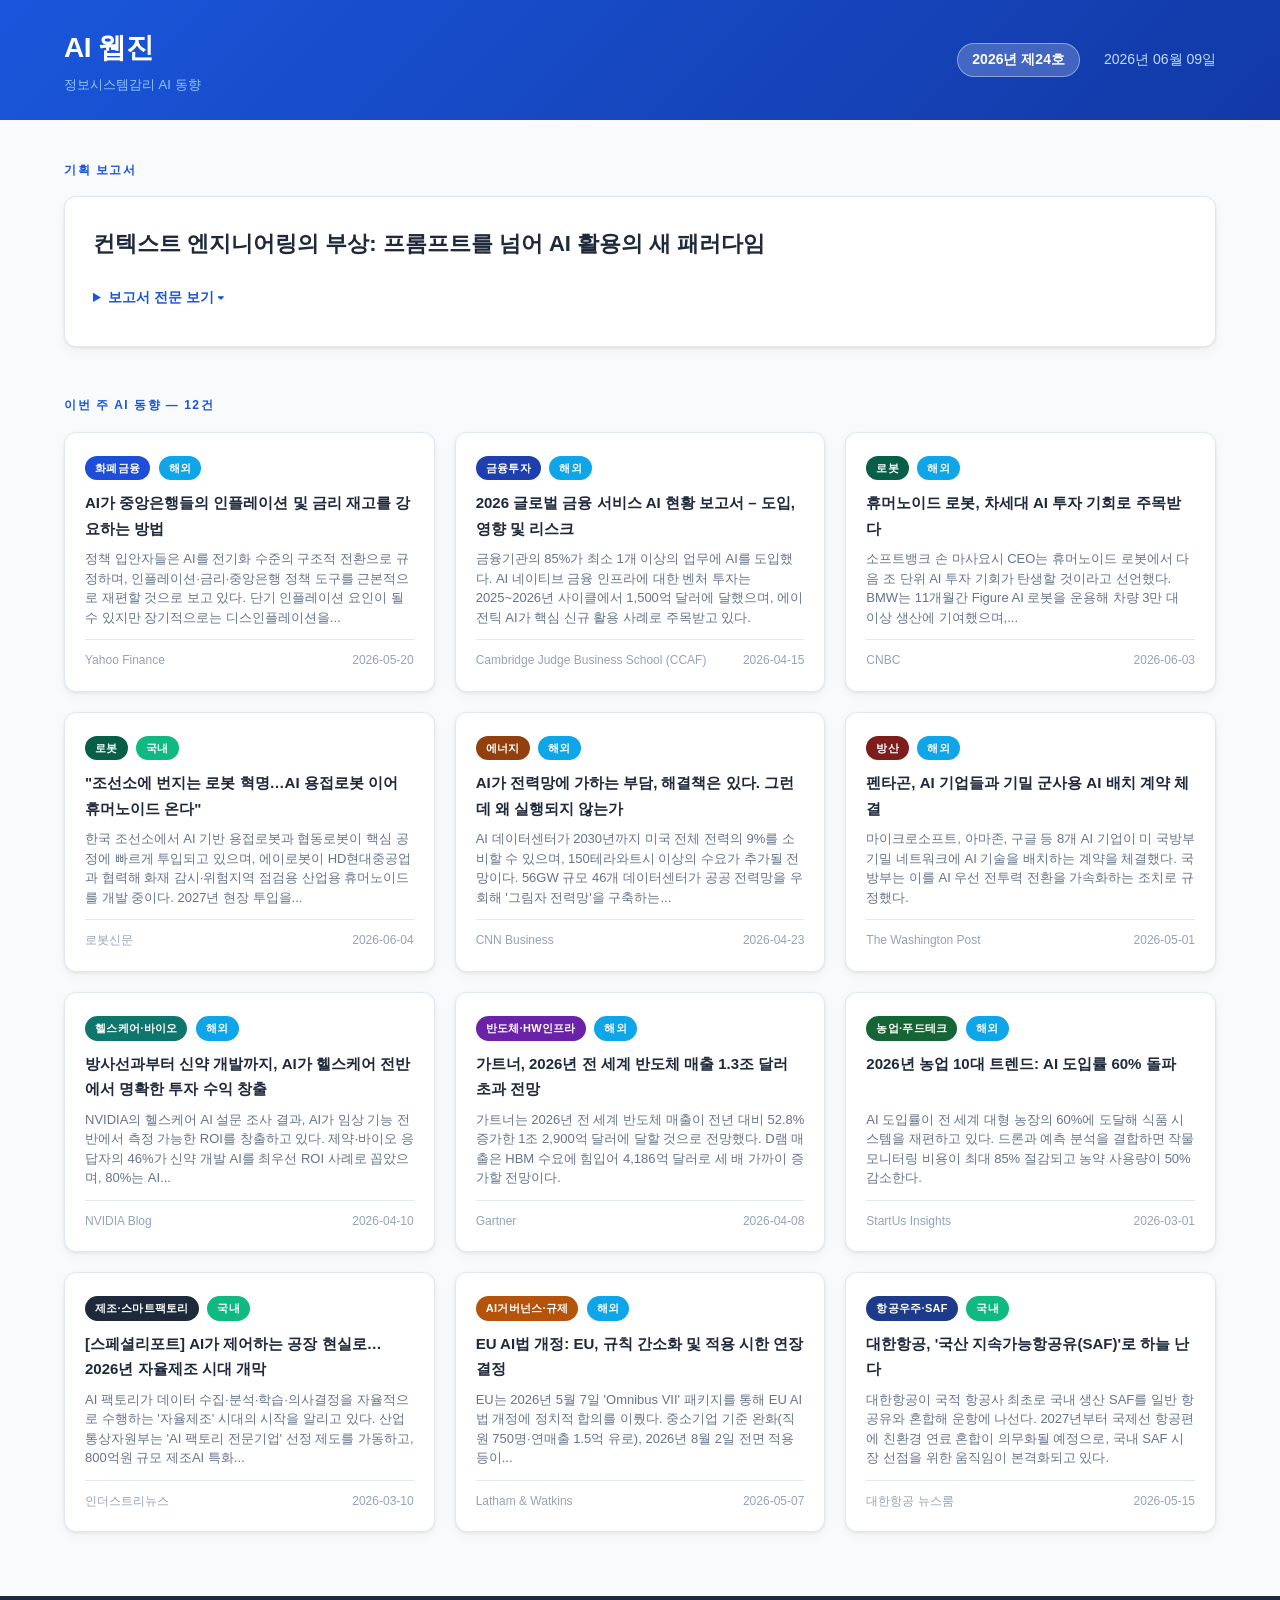
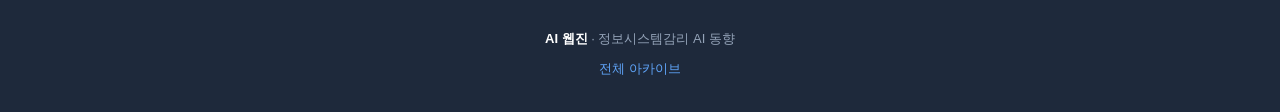
<file: index.html>
<!DOCTYPE html>
<html lang="ko">
<head>
  <meta charset="UTF-8">
  <meta name="viewport" content="width=device-width, initial-scale=1.0">
  <meta http-equiv="refresh" content="0; url=issues/2026-W24/">
  <title>AI 웹진 — 정보시스템감리 AI 동향</title>
  <link rel="stylesheet" href="assets/css/webzine.css">
</head>
<body>
  <header class="site-header">
    <div class="container">
      <div class="header-inner">
        <div class="logo">
          <span class="logo-text">AI 웹진</span>
          <span class="logo-subtitle">정보시스템감리 AI 동향</span>
        </div>
        <div>
          <span class="issue-badge">2026년 제24호</span>
          <span class="pub-date">2026년 06월 09일</span>
        </div>
      </div>
    </div>
  </header>
  <main class="container" style="padding-top:60px;text-align:center">
    <p style="font-size:18px;color:#64748B">최신 호로 이동 중...</p>
    <p style="margin-top:16px">
      <a href="issues/2026-W24/" style="color:#1A56DB">2026년 제24호 — 컨텍스트 엔지니어링의 부상: 프롬프트를 넘어 AI 활용의 새 패러다임</a>
    </p>
    <p style="margin-top:8px">
      <a href="archive/" style="color:#64748B;font-size:14px">전체 아카이브</a>
    </p>
  </main>
  <footer class="site-footer">
    <div class="container">
      <p>AI 웹진 · 정보시스템감리 AI 동향</p>
    </div>
  </footer>
</body>
</html>
</file>
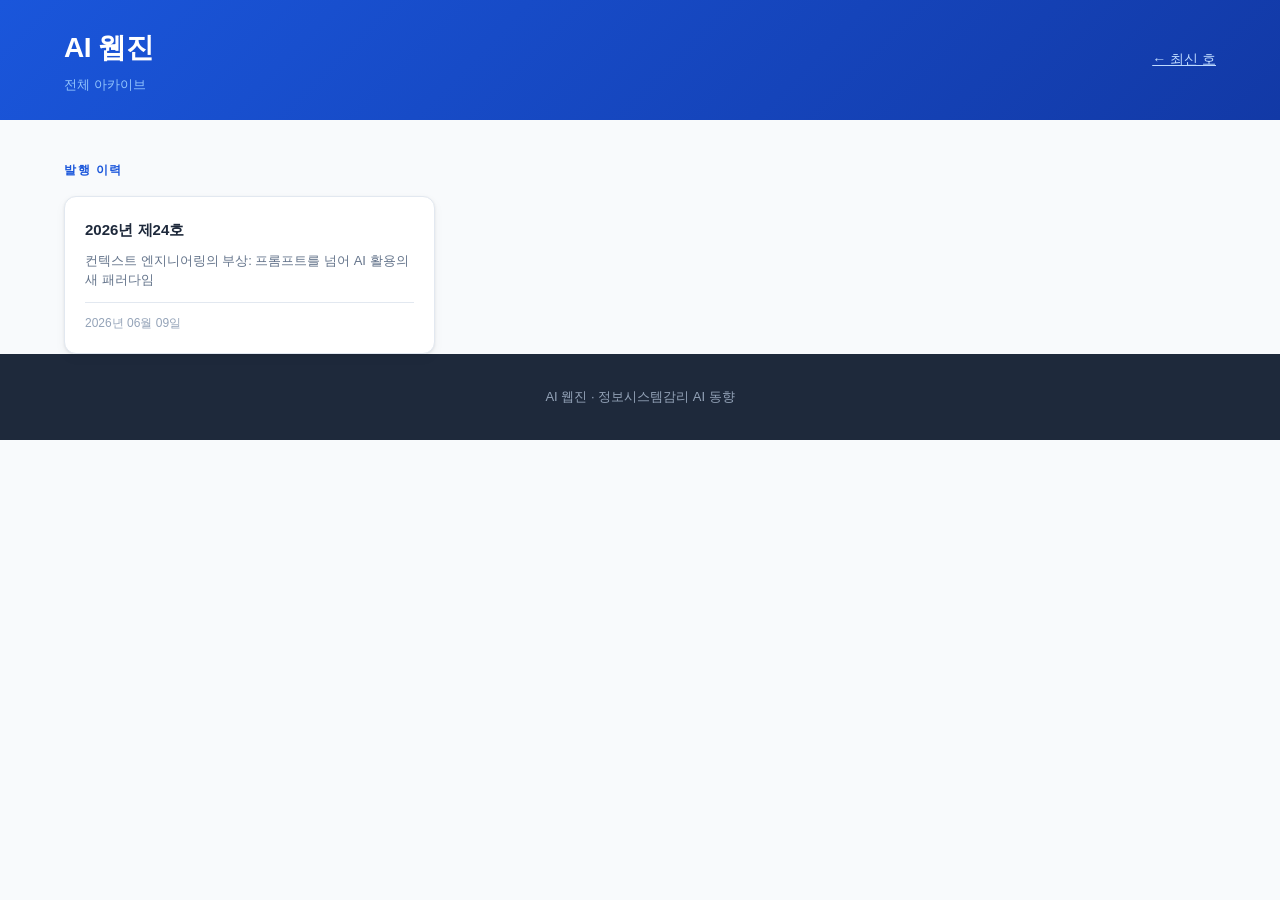
<file: archive/index.html>
<!DOCTYPE html>
<html lang="ko">
<head>
  <meta charset="UTF-8">
  <meta name="viewport" content="width=device-width, initial-scale=1.0">
  <title>아카이브 — AI 웹진</title>
  <link rel="stylesheet" href="../assets/css/webzine.css">
</head>
<body>
  <header class="site-header">
    <div class="container">
      <div class="header-inner">
        <div class="logo">
          <span class="logo-text">AI 웹진</span>
          <span class="logo-subtitle">전체 아카이브</span>
        </div>
        <a href="../" style="color:#BFDBFE;font-size:14px">← 최신 호</a>
      </div>
    </div>
  </header>
  <main class="container" style="padding-top:40px">
    <div class="section-label">발행 이력</div>
    <div id="archive-list" class="articles-grid">
      <!-- webzine_builder.py가 새 호 발행 시 자동으로 항목 추가 -->
      <div class="article-card">
        <div class="article-title"><a href="../issues/2026-W24/">2026년 제24호</a></div>
        <div class="article-summary">컨텍스트 엔지니어링의 부상: 프롬프트를 넘어 AI 활용의 새 패러다임</div>
        <div class="article-meta"><span>2026년 06월 09일</span></div>
      </div>
    </div>
  </main>
  <footer class="site-footer">
    <div class="container">
      <p>AI 웹진 · 정보시스템감리 AI 동향</p>
    </div>
  </footer>
</body>
</html>
</file>
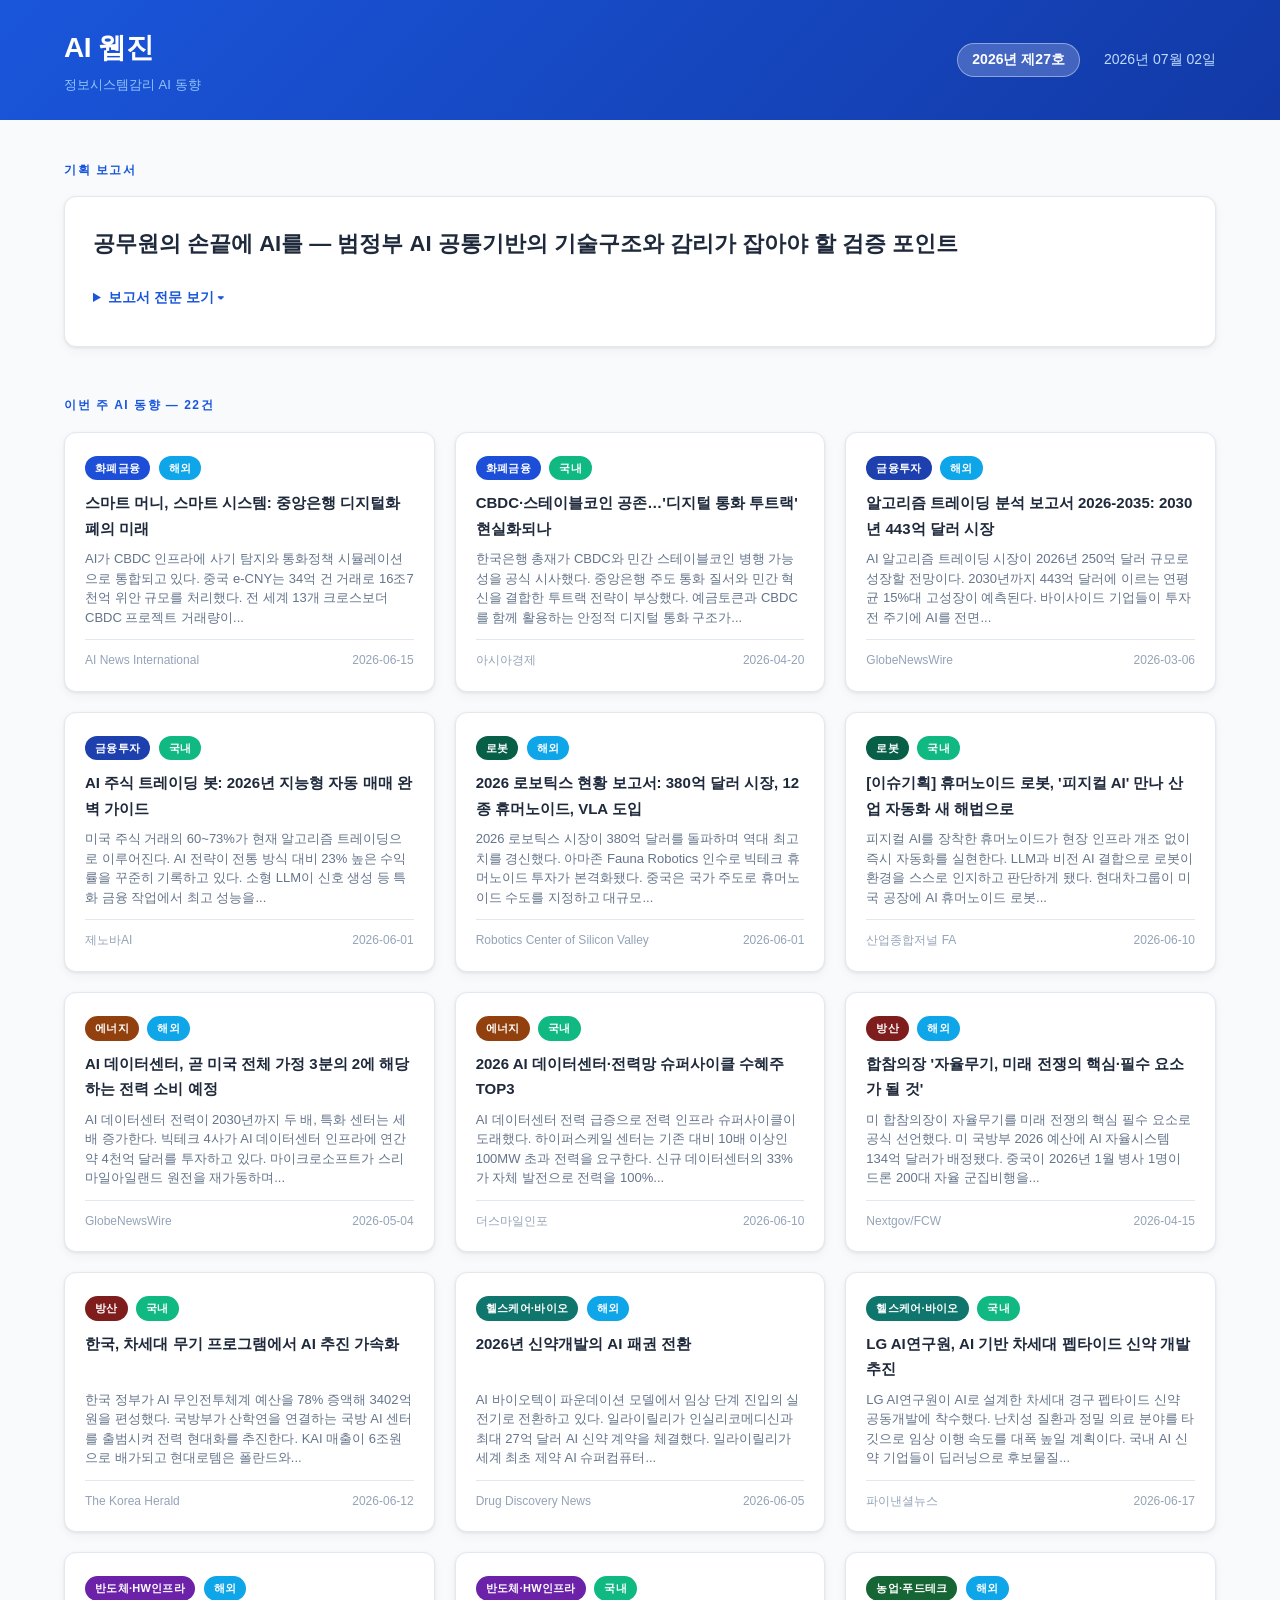
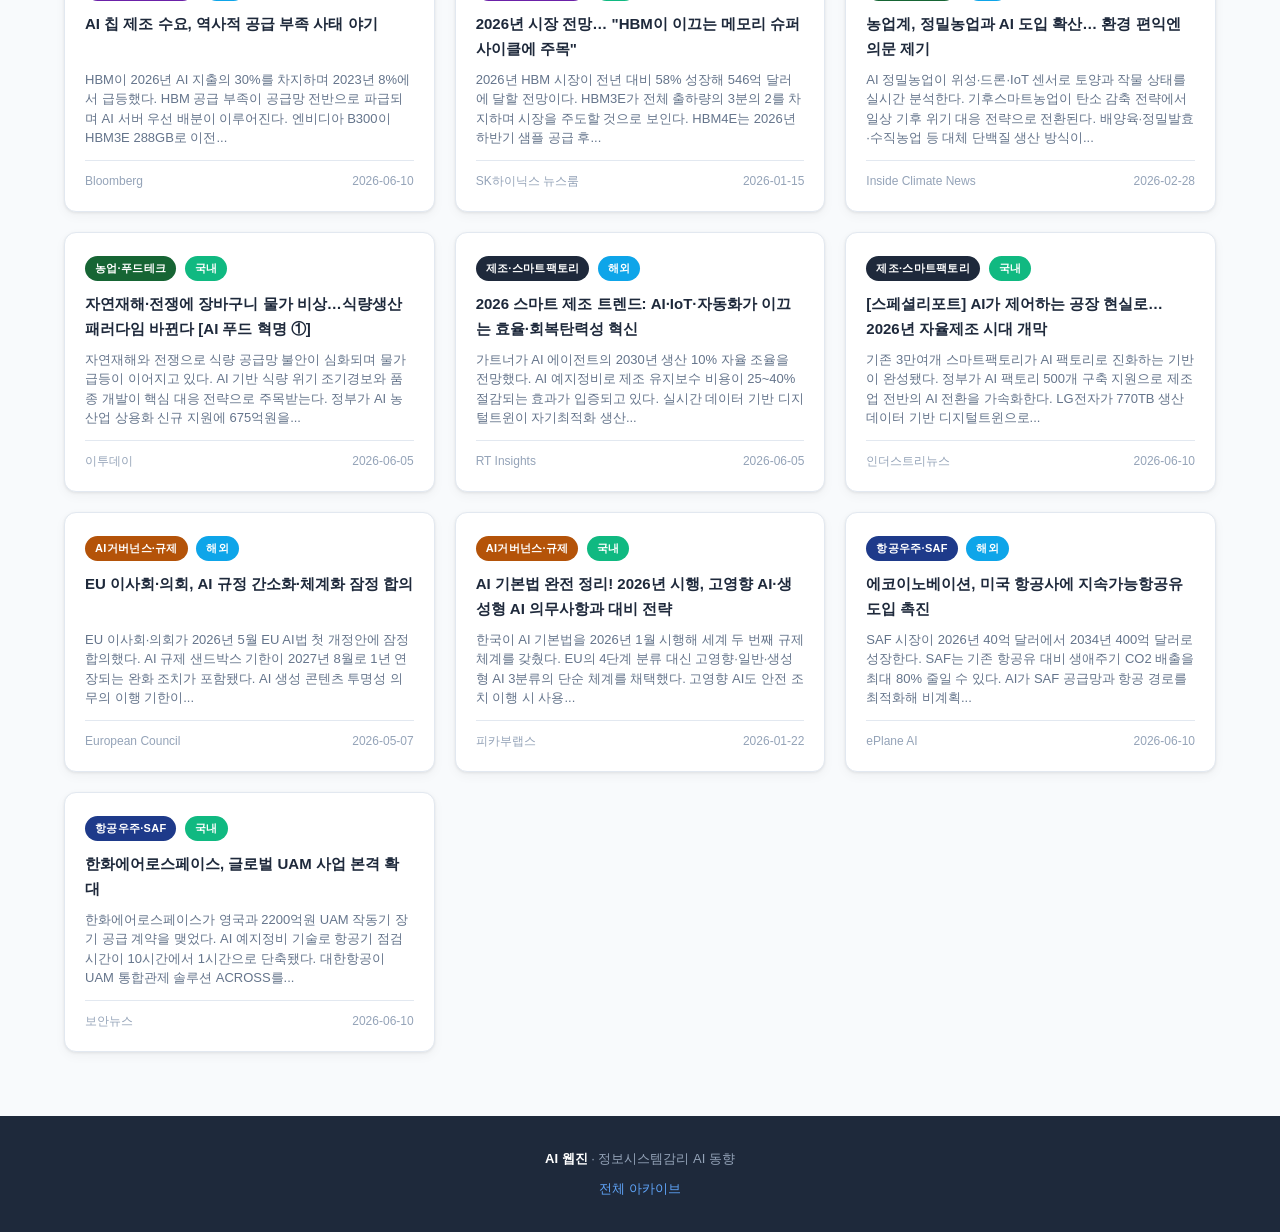
<file: site/index.html>
<!DOCTYPE html>
<html lang="ko">
<head>
  <meta charset="UTF-8">
  <meta name="viewport" content="width=device-width, initial-scale=1.0">
  <meta http-equiv="refresh" content="0; url=issues/2026-W27/">
  <title>AI 웹진 — 정보시스템감리 AI 동향</title>
  <link rel="stylesheet" href="assets/css/webzine.css">
</head>
<body>
  <header class="site-header">
    <div class="container">
      <div class="header-inner">
        <div class="logo">
          <span class="logo-text">AI 웹진</span>
          <span class="logo-subtitle">정보시스템감리 AI 동향</span>
        </div>
        <div>
          <span class="issue-badge">2026년 제27호</span>
          <span class="pub-date">2026년 07월 02일</span>
        </div>
      </div>
    </div>
  </header>
  <main class="container" style="padding-top:60px;text-align:center">
    <p style="font-size:18px;color:#64748B">최신 호로 이동 중...</p>
    <p style="margin-top:16px">
      <a href="issues/2026-W27/" style="color:#1A56DB">2026년 제27호 — 공무원의 손끝에 AI를 — 범정부 AI 공통기반의 기술구조와 감리가 잡아야 할 검증 포인트</a>
    </p>
    <p style="margin-top:8px">
      <a href="archive/" style="color:#64748B;font-size:14px">전체 아카이브</a>
    </p>
  </main>
  <footer class="site-footer">
    <div class="container">
      <p>AI 웹진 · 정보시스템감리 AI 동향</p>
    </div>
  </footer>
</body>
</html>
</file>
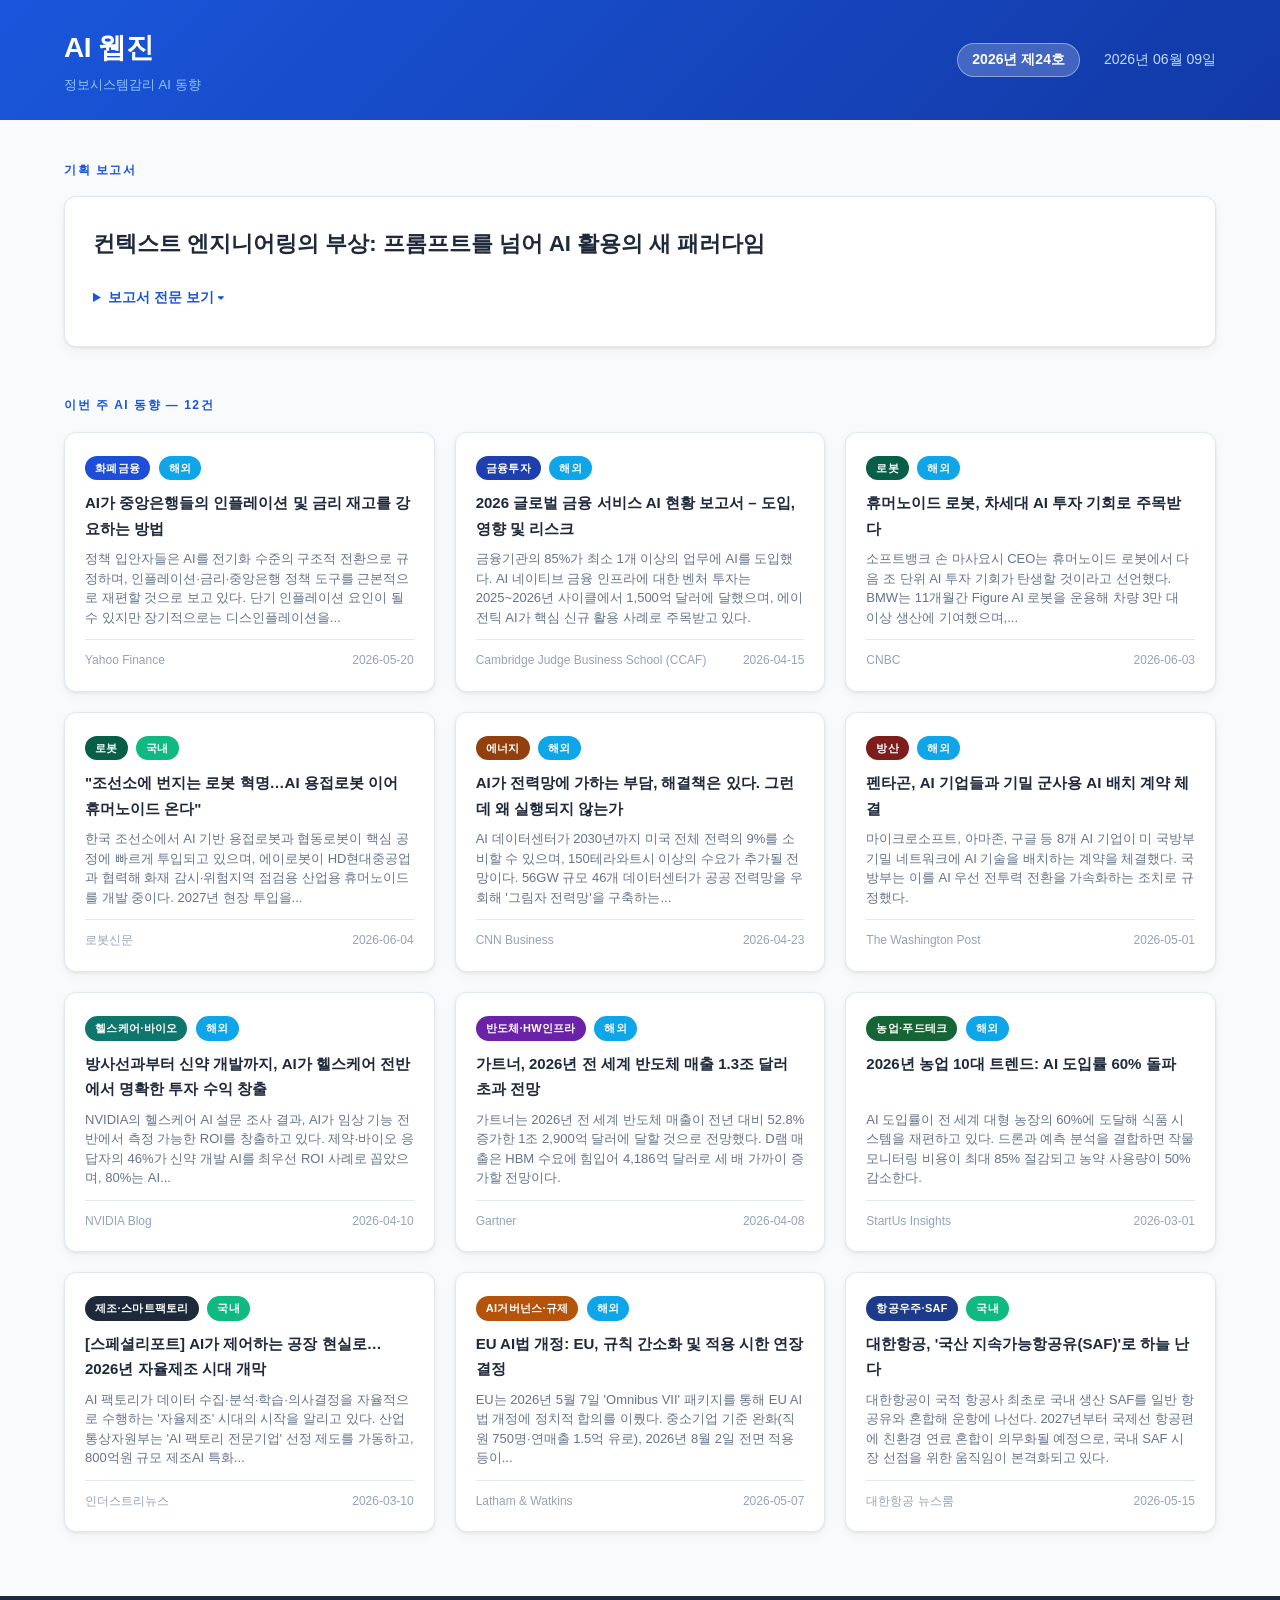
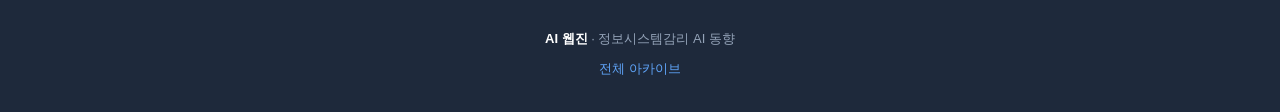
<file: issues/2026-W24/index.html>
<!DOCTYPE html>
<html lang="ko">
<head>
  <meta charset="UTF-8">
  <meta name="viewport" content="width=device-width, initial-scale=1.0">
  <title>컨텍스트 엔지니어링의 부상: 프롬프트를 넘어 AI 활용의 새 패러다임 — AI 웹진 2026년 제24호</title>
  <link rel="stylesheet" href="../../assets/css/webzine.css">
</head>
<body>
  <header class="site-header">
    <div class="container">
      <div class="header-inner">
        <div class="logo">
          <a href="../../" style="text-decoration:none;color:inherit">
            <span class="logo-text">AI 웹진</span>
            <span class="logo-subtitle">정보시스템감리 AI 동향</span>
          </a>
        </div>
        <div style="display:flex;align-items:center;gap:12px">
          <span class="issue-badge">2026년 제24호</span>
          <span class="pub-date">2026년 06월 09일</span>
        </div>
      </div>
    </div>
  </header>

  <main>
    <div class="container">

      
      <section>
        <div class="section-label">기획 보고서</div>
        <div class="report-card">
          <div class="report-title">컨텍스트 엔지니어링의 부상: 프롬프트를 넘어 AI 활용의 새 패러다임</div>
          <details>
            <summary>보고서 전문 보기 ▾</summary>
            <div class="report-body">
              <h1>컨텍스트 엔지니어링의 부상: 프롬프트를 넘어 AI 활용의 새 패러다임</h1>

<p>> 2026-W24 기획 보고서 | 어젠다: 컨텍스트 엔지니어링의 개념과 활용사례</p>

<p>---</p>

<h2>1. 배경지식</h2>

<h3>1.1 프롬프트 엔지니어링의 등장과 한계</h3>

<p>2022년 ChatGPT가 대중화되면서 AI를 잘 활용하는 핵심 역량으로 <strong>프롬프트 엔지니어링(Prompt Engineering)</strong> 이 급부상했다. "AI에게 올바른 질문을 하는 기술"로 정의되는 프롬프트 엔지니어링은, AI 모델에게 입력하는 문장의 구조·표현·지시 방식을 정교하게 다듬어 더 나은 출력을 이끌어내는 방법론이다.</p>

<p>그러나 기업과 개발 현장이 AI를 단순 실험 도구가 아닌 <strong>실운영 시스템</strong>으로 전환하면서, 프롬프트 엔지니어링만으로는 해결되지 않는 한계가 명확해졌다:</p>

<ul>
<li><strong>일회성 상호작용의 한계</strong>: 대화가 리셋되면 이전 맥락이 모두 사라진다.</li>
<li><strong>단일 프롬프트의 취약성</strong>: 의미적으로 동일한 프롬프트도 표현 방식에 따라 결과 품질이 크게 달라진다.</li>
<li><strong>복잡한 다단계 작업 부적합</strong>: 여러 단계를 거치는 워크플로나 멀티에이전트 환경에서 단일 프롬프트는 전체 맥락을 유지하지 못한다.</li>
<li><strong>기업 지식 미반영</strong>: 회사 내부 정책, 과거 프로젝트 데이터, 업무 규칙 등이 모델에게 전달되지 않는다.</li>
</ul>

<p>Elastic의 분석에 따르면, 프롬프트 엔지니어링이 "<em>어떻게 물을 것인가(how to ask)</em>"에 답한다면, 그 이후의 과제는 "<em>모델이 행동하는 순간 무엇을 알고, 보고, 기억하는가(what the agent knows, sees, and remembers at the moment of action)</em>"에 답하는 것이었다.</p>

<h3>1.2 컨텍스트 엔지니어링의 탄생</h3>

<p>2025년 6월 18일, Shopify CEO <strong>토비 뤼트케(Tobi Lütke)</strong> 가 X(구 트위터)에 올린 한 트윗이 새로운 패러다임을 촉발했다:</p>

<p>> <em>"컨텍스트 엔지니어링은 LLM이 그럴듯하게 해결할 수 있도록 작업에 필요한 모든 맥락을 제공하는 예술이다."</em></p>

<p>4일 뒤 전 OpenAI 연구원 <strong>안드레이 카파시(Andrej Karpathy)</strong> 가 이에 동조하며 개념을 정교화했다:</p>

<p>> <em>"모든 산업용 LLM 앱에서 컨텍스트 엔지니어링은 컨텍스트 창을 올바른 정보로 채우는 섬세한 예술이자 과학이다. '프롬프트 엔지니어링'보다 '컨텍스트 엔지니어링'이 더 적확한 표현이다."</em></p>

<p>이후 Gartner, LangChain, Anthropic, Microsoft 등 주요 AI 기관이 공식적으로 개념을 채택했고, 2026년에는 위키피디아 등재, 다수의 컨퍼런스 기조 발표 주제가 될 만큼 빠르게 주류화됐다.</p>

<h3>1.3 핵심 개념: 컨텍스트 엔지니어링이란 무엇인가</h3>

<p><strong>컨텍스트 엔지니어링(Context Engineering)</strong> 은 <em>올바른 정보와 도구를, 올바른 형식으로, 올바른 시간에 제공하여 LLM이 주어진 작업을 완수할 수 있도록 하는 동적 시스템을 설계하는 학문</em>이다.</p>

<p>단일 입력 문장을 넘어, AI가 "보는 세계 전체"를 설계하는 것이다. Microsoft의 초보자용 AI 에이전트 교재(한국어 번역본)에서는 컨텍스트 엔지니어링을 다음 <strong>5가지 구성요소</strong>로 분류한다:</p>

<p>| 구성요소 | 설명 | 예시 |</p>
<p>|---------|------|-----|</p>
<p>| <strong>지침(Instructions)</strong> | 시스템 프롬프트, 규칙, 페르소나, 퓨샷 예제 | "당신은 제안서 전문 작가입니다. 고객사 중심으로 서술하세요." |</p>
<p>| <strong>지식(Knowledge)</strong> | RAG, 외부 데이터베이스, 도메인 문서 | 회사 제품 카탈로그, 과거 성공 제안서 5건 |</p>
<p>| <strong>도구(Tools)</strong> | API, MCP 서버, 외부 함수 정의 | 검색 엔진 호출, CRM 조회, 캘린더 확인 |</p>
<p>| <strong>대화 기록(Conversation History)</strong> | 세션 내 단기 메모리 | 현재 작업의 이전 메시지 흐름 |</p>
<p>| <strong>사용자 선호도(User Preferences)</strong> | 시간에 따라 학습된 장기 메모리 | 문체 선호, 자주 쓰는 형식, 이전 피드백 |</p>

<p>요약하면, <strong>프롬프트 엔지니어링이 "레시피를 쓰는 것"이라면, 컨텍스트 엔지니어링은 "주방을 차리고, 재료를 선택하고, 조리 규칙을 정하는 것"</strong>이다.</p>

<p>---</p>

<h2>2. 최근 3년 동향 (2023~2026)</h2>

<h3>2023: 프롬프트 엔지니어링 전성기 — "마법의 주문"</h3>

<p>2023년은 프롬프트 엔지니어링이 가장 뜨겁게 주목받던 시기였다. GPT-4 출시(2023.03), 구글 Bard, Anthropic Claude 등 거대언어모델(LLM)들이 쏟아지며 "AI와 대화하는 기술"이 직업으로 부상했다.</p>

<ul>
<li>"Chain-of-Thought(CoT)", "Tree-of-Thought(ToT)", "Few-shot Prompting" 등 다양한 프롬프트 기법이 학계·실무에서 검증됐다.</li>
<li>프롬프트 엔지니어 채용 공고가 급증했고, 일부 포지션은 연봉 30만 달러를 넘기도 했다.</li>
<li>그러나 한계 역시 빠르게 드러났다. 동일한 의미의 프롬프트도 단어 선택에 따라 성능 편차가 심했고, 복잡한 업무 자동화에는 적합하지 않았다.</li>
</ul>

<h3>2024: RAG와 멀티에이전트 — 컨텍스트 관리의 필요성 인식</h3>

<p>2024년은 단순 챗봇을 넘어 <strong>기업 지식 연동(RAG)</strong>과 <strong>멀티에이전트 시스템</strong>이 본격 도입된 해였다.</p>

<ul>
<li>LangChain, LlamaIndex, Haystack 등 프레임워크가 RAG 파이프라인 구축의 표준으로 자리잡았다.</li>
<li>에이전트가 여러 도구(웹 검색, 코드 실행, 파일 처리)를 조합해 복잡한 작업을 수행하는 사례가 등장했다.</li>
<li>이 과정에서 "컨텍스트 창에 무엇을 넣을 것인가"가 성능을 결정하는 핵심 변수로 떠올랐다.</li>
<li>Anthropic의 Claude는 100K 토큰, 이후 200K 토큰 컨텍스트 창을 지원했으나, 긴 컨텍스트에서 모델이 중간 정보를 "잊거나" 잘못 처리하는 문제("Lost in the Middle" 현상)가 연구로 확인됐다.</li>
</ul>

<h3>2025 상반기: 컨텍스트 엔지니어링 개념의 공식화</h3>

<p>2025년 6월 뤼트케·카파시의 발언을 계기로 이미 현장에서 실천되던 관행이 <strong>공식 용어</strong>를 갖게 됐다:</p>

<ul>
<li><strong>2025년 8월</strong>: Gartner가 "컨텍스트 엔지니어링은 이제 대세"라며 AI 리더들에게 "프롬프트보다 컨텍스트를 우선시하라"고 권고했다.</li>
<li><strong>2025년 하반기</strong>: *2026 State of Context Management Report*에서 IT·데이터 리더의 <strong>82%</strong>가 "프롬프트 엔지니어링만으로는 AI를 규모 있게 운영하기 어렵다"고 응답했으며, <strong>95%</strong>의 데이터팀이 2026년 컨텍스트 엔지니어링 교육·투자를 계획한다고 밝혔다.</li>
<li>LangChain, Weaviate, Anthropic 등이 공식 블로그에 컨텍스트 엔지니어링 가이드를 발행했다.</li>
<li>RAGFlow 등 RAG 플랫폼들이 "RAG에서 컨텍스트 엔진으로" 전환을 선언하며, RAG를 단순한 검색 증강이 아닌 전방위적 컨텍스트 레이어로 재정의했다.</li>
</ul>

<h3>2025~2026: MCP 폭발·하네스 엔지니어링 등장</h3>

<ul>
<li><strong>MCP(Model Context Protocol)</strong>: Anthropic이 2024년 말 공개한 MCP가 2025~2026년 사이 산업 표준으로 급부상했다. 2026년 3월 기준 <strong>월간 SDK 다운로드 9,700만 건</strong>을 기록했으며, React가 동등한 규모에 도달하기까지 걸린 시간의 4분의 1만에 달성했다. MCP는 컨텍스트 엔지니어링의 "도구(Tools)" 계층을 표준화하는 프로토콜로, AI 에이전트가 외부 시스템·API와 연결하는 방식을 통일했다.</li>
<li><strong>하네스 엔지니어링(Harness Engineering)</strong>: 2026년 초 Mitchell Hashimoto의 블로그를 계기로 컨텍스트 엔지니어링에서 한 단계 더 진화한 개념이 등장했다. 단순히 "무엇을 컨텍스트로 넣을 것인가"를 넘어, AI 에이전트가 동작하는 전체 환경(코딩 규칙 파일, 병렬 실행 관리, 팀 컨벤션 자동 주입 등)을 설계하는 학문으로 정의된다. CLAUDE.md, `.cursor/rules`, `copilot-instructions.md` 같은 프로젝트 규칙 파일이 하네스 엔지니어링의 핵심 도구로 자리잡았다.</li>
</ul>

<p>---</p>

<h2>3. 최근 주목받는 이유</h2>

<h3>3.1 에이전틱 AI 시대의 본격 도래</h3>

<p>2025~2026년은 AI가 "도구"에서 "행위자(Agent)"로 진화한 원년으로 평가받는다. 단순 질문·답변이 아니라, 스스로 계획을 세우고 도구를 사용하며 멀티스텝 업무를 완수하는 에이전틱 AI가 실용 단계에 진입했다. Gartner는 "2026년 말까지 엔터프라이즈 앱의 <strong>40%</strong>가 작업별 AI 에이전트를 탑재할 것"이라고 예측했다(2025년 기준 5% 미만). 이 에이전트들이 신뢰성 있게 동작하려면 "무엇을 알고, 무엇을 기억하고, 어떤 도구를 쓸 수 있는가"를 체계적으로 설계하는 컨텍스트 엔지니어링이 필수가 됐다.</p>

<h3>3.2 컨텍스트 품질이 핵심 성능 변수로 부상</h3>

<p>컨텍스트 창 크기의 물리적 한계보다, <em>어떤 정보를 어떻게 채우느냐</em>가 더 중요하다는 연구 결과가 축적됐다. "컨텍스트 품질(context quality)은 이제 LLM 에이전트의 새로운 병목이며, 대부분의 팀은 모델이 지원하는 컨텍스트 크기의 일부도 채우지 못하고 있다." 이에 따라 정보 검색 품질·요약·중복 제거·정보 계층 구조 설계가 핵심 엔지니어링 역량이 됐다.</p>

<h3>3.3 비개발자에게 AI 활용의 새 길을 제시</h3>

<p>프롬프트 엔지니어링은 "단일 질문 최적화"이기 때문에 일회성 효과에 그쳤다. 반면 컨텍스트 엔지니어링은 한 번 잘 설계하면 반복 작업에 지속적으로 고품질 결과를 보장하는 <strong>시스템</strong>을 만들 수 있다. 이는 기획자·마케터·컨설턴트·영업직 등 비개발 직군이 AI를 실무에 체계적으로 활용하는 핵심 방법론으로 주목받고 있다.</p>

<h3>3.4 산업계·학계의 동시 폭발</h3>

<ul>
<li>arXiv에 "A Survey of Context Engineering for Large Language Models" 등 서베이 논문이 다수 등재됐다.</li>
<li>LangChain, Weaviate, mem0, Elasticsearch 등 주요 오픈소스 AI 인프라 기업들이 공식 컨텍스트 엔지니어링 가이드를 발행했다.</li>
<li>DataCamp, Coursera, FastCampus 등 교육 플랫폼에 컨텍스트 엔지니어링 강의가 개설됐다.</li>
<li>한빛미디어에서 국내 개발자가 저술한 《컨텍스트 엔지니어링으로 구축하는 AI 에이전트》가 출판됐다.</li>
</ul>

<p>---</p>

<h2>4. 주요 쟁점</h2>

<h3>쟁점 1: 컨텍스트 엔지니어링은 진정한 패러다임 전환인가, RAG+메모리+오케스트레이션의 리브랜딩인가?</h3>

<p>컨텍스트 엔지니어링이 급부상하면서 가장 뜨거운 논쟁은 이것이 새로운 학문인지, 아니면 기존 기술 스택에 새 이름을 붙인 것인지다.</p>

<p><strong>[찬성: 진정한 패러다임 전환]</strong></p>

<p>1. <strong>단일 기술의 통합이 아닌, 새로운 사고방식의 전환</strong>: 기존에 RAG, 메모리, 도구 호출, 프롬프트 설계는 각각 별개의 엔지니어링 작업으로 다뤄졌다. 컨텍스트 엔지니어링은 이를 "LLM의 인식 환경 전체를 설계한다"는 단일한 목적 아래 통합한 방법론이다. "AI 경쟁력이 프롬프트가 아니라 환경에서 나온다"는 인식 자체가 설계 철학의 전환이다.</p>

<p>2. <strong>에이전틱 AI가 요구하는 새로운 엔지니어링 문제</strong>: 단일 질의응답이 아니라 수십~수백 단계로 이어지는 자율적 에이전트를 다룰 때, 컨텍스트 오염(poisoning), 산만(distraction), 혼란(confusion), 충돌(conflict) 등 프롬프트 엔지니어링 시대에는 존재하지 않던 새로운 실패 패턴이 등장했다. Microsoft의 가이드에 따르면 이 문제들을 해결하는 체계적 방법론(컨텍스트 압축, 스크래치패드 관리, 멀티에이전트 격리 등)은 기존 RAG·메모리 기술만으로는 다루기 어렵다.</p>

<p><strong>[반대: 리브랜딩 혹은 과장된 명명]</strong></p>

<p>1. <strong>기술적 실체는 동일</strong>: 비판론자들은 컨텍스트 엔지니어링의 핵심 구성요소—RAG, 벡터 데이터베이스, 대화 메모리, 시스템 프롬프트, 도구 통합—가 이미 2023~2024년부터 실천되던 기술 스택이라고 지적한다. "컨텍스트 엔지니어링과 기존의 RAG+메모리+오케스트레이션 스택의 경계가 어디에 있는가"는 여전히 커뮤니티에서 합의가 없다.</p>

<p>2. <strong>확립된 표준과 지식 체계의 부재</strong>: 비판론자들은 컨텍스트 엔지니어링이 아직 "확립된 표준이 있는 지식 체계"로 성숙하지 않았다고 지적한다. 많은 질문들이 커뮤니티에서 논쟁 중이며, 여전히 합의가 없다. 일각에서는 "이 역시 AI 버즈워드 사이클의 일환으로, 내년에는 또 다른 용어로 대체될 것"이라고 경계한다.</p>

<p>---</p>

<h3>쟁점 2: 비개발자도 컨텍스트 엔지니어링을 실천할 수 있는가?</h3>

<p>컨텍스트 엔지니어링의 민주화 가능성을 둘러싼 논쟁이다.</p>

<p><strong>[찬성: 비개발자 접근 가능, 실무 적용 현실화]</strong></p>

<p>1. <strong>"비개발자가 맥락을 설계한다"는 개념 자체가 가능</strong>: 비개발자도 AI에게 어떤 정보(회사 배경, 독자 정보, 제약 조건, 참고 사례)를 제공할지를 설계할 수 있다. 실제로 문서 작성 AI 워크플로에서 비개발자가 할 수 있는 컨텍스트 엔지니어링 실천은 ①시스템 프롬프트에 역할·스타일·제약 명시, ②지식 베이스에 내부 자료(제품 카탈로그, 브랜드 가이드라인, 과거 제안서)를 첨부, ③퓨샷 예제로 "이전에 좋은 평가를 받은 제안서 사례"를 추가하는 것이다. 이 세 가지만으로도 ChatGPT 등 기존 도구 대비 획기적으로 향상된 결과를 얻을 수 있음이 다수 사례에서 확인됐다.</p>

<p>2. <strong>노코드/로우코드 플랫폼의 컨텍스트 엔지니어링 내재화</strong>: Notion AI, Taskade, Microsoft Copilot Studio 등 비개발자가 접근하기 쉬운 플랫폼들이 "비개발자는 원하는 컨텍스트를 설명하고, 플랫폼이 배선을 연결한다"는 방식으로 컨텍스트 엔지니어링을 내재화하고 있다. 즉, 코딩 없이도 컨텍스트 엔지니어링의 혜택을 받는 환경이 빠르게 구축 중이다.</p>

<p><strong>[반대: 기술적 장벽, 전문성 여전히 필요]</strong></p>

<p>1. <strong>진정한 컨텍스트 엔지니어링은 시스템 설계 역량을 요구</strong>: 고품질 결과를 위한 컨텍스트 엔지니어링은 단순히 "정보를 넣는 것"이 아니다. 어떤 정보를 어떤 형식으로, 언제 가져올지(동적 검색), 어느 정도 압축할지, 어떤 순서로 배치할지가 모두 결과에 영향을 미친다. 이는 RAG 파이프라인 설계, 벡터 데이터베이스 인덱싱, API 연동 지식을 필요로 하는 영역으로, 비개발자가 자력으로 구현하기는 여전히 어렵다.</p>

<p>2. <strong>개인정보·보안 리스크의 무지</strong>: 컨텍스트에 내부 문서·고객 데이터·자격증명 등을 무분별하게 포함하는 것은 데이터 유출·프롬프트 인젝션 등 심각한 보안 문제를 초래할 수 있다. 비개발자는 이러한 리스크를 인지하지 못한 채 민감 정보를 컨텍스트로 주입할 가능성이 높다. 실제로 MCP 도입 현장에서 "권한 과잉 부여(over-permissioned MCP tools), 신뢰되지 않은 서버를 통한 데이터 유출, 악성 도구 사칭을 통한 프롬프트 인젝션" 등이 기업 보안의 주요 위협으로 부상하고 있다.</p>

<p>---</p>

<h3>쟁점 3: 컨텍스트 엔지니어링은 AI 환각을 근본적으로 해결하는가?</h3>

<p><strong>[찬성: 환각 감소에 실질적 효과]</strong></p>

<p>1. <strong>그라운딩(Grounding) 효과</strong>: RAG를 통해 검증된 외부 정보를 컨텍스트로 제공하면, 모델이 학습 데이터에만 의존해 잘못된 정보를 생성하는 환각(hallucination)이 현저히 줄어든다. 실제 기업 도입 사례에서 컨텍스트 엔지니어링 기반 RAG 시스템은 기존 파인튜닝 방식 대비 최신 정보 정확도가 크게 향상됐다.</p>

<p>2. <strong>퓨샷 예제와 제약 조건의 역할</strong>: 시스템 프롬프트에 명확한 제약("출처 없이 사실 주장 금지", "모르는 경우 '확실하지 않다'고 답할 것")과 퓨샷 예제를 포함하면 모델의 자의적 정보 생성을 억제할 수 있다.</p>

<p><strong>[반대: 컨텍스트 엔지니어링은 환각의 부분적 완화에 불과]</strong></p>

<p>1. <strong>컨텍스트 자체의 오류 가능성</strong>: RAG가 잘못된 문서를 검색하거나, 사용자가 오래된·부정확한 내부 자료를 지식 베이스에 포함시키면, 컨텍스트 엔지니어링이 오히려 잘못된 정보를 더 확신 있게 전달하는 "컨텍스트 중독(context poisoning)" 현상이 발생할 수 있다.</p>

<p>2. <strong>긴 컨텍스트의 비균일 처리 문제</strong>: 모델은 컨텍스트를 균일하게 활용하지 않는다. 연구에 따르면 입력 길이가 늘어날수록 모델의 신뢰성이 점진적으로 저하되며, "중간에 있는 정보를 잃어버리는(Lost in the Middle)" 문제가 여전히 해결되지 않았다. 즉, 더 많은 컨텍스트가 반드시 더 좋은 결과를 보장하지 않는다.</p>

<p>---</p>

<h2>5. 전망</h2>

<h3>단기 (6개월 이내, ~2026년 말)</h3>

<p>1. <strong>컨텍스트 엔지니어링의 기업 AI 필수 역량화</strong>: 2026 State of Context Management Report에서 데이터팀의 <strong>95%</strong>가 올해 컨텍스트 엔지니어링 교육·투자를 계획한다고 밝혔다. 국내에서도 SK, LG, 삼성 등 대기업이 AI 도입을 확대하는 가운데, 단순 프롬프트 교육을 넘어 컨텍스트 엔지니어링 교육 수요가 빠르게 증가할 전망이다.</p>

<p>2. <strong>MCP 기반 도구 생태계의 급속 확장</strong>: Gartner는 2026년 말까지 엔터프라이즈 앱의 40%가 작업별 AI 에이전트를 통합할 것으로 예측했다. MCP는 이 통합의 표준 인터페이스가 되고 있으며, 국내 기업들의 MCP 기반 내부 도구 개발이 본격화될 것이다. 이미 네이버·카카오·삼성SDS·SKT가 MCP 생태계 주도권을 놓고 경쟁을 시작했다.</p>

<p>3. <strong>비개발자 대상 컨텍스트 엔지니어링 교육 콘텐츠 폭발</strong>: 기획자·마케터·컨설턴트 등 비개발 직군이 제안서·보고서·기획서 작성에 컨텍스트 엔지니어링을 활용하는 방법론 교육 시장이 급성장할 것이다. 국내 교육 플랫폼(패스트캠퍼스, 클래스101, 런핏 등)에서 관련 강의가 빠르게 개설 중이다.</p>

<p>4. <strong>보안·거버넌스 규제 논의 대두</strong>: MCP 보안 문제(과잉 권한, 프롬프트 인젝션, 데이터 유출)가 기업 AI 도입의 핵심 장벽으로 부상하고 있다. "AI SBOM(컨텍스트 패키지 명세서)" 개념처럼 컨텍스트 구성 정보를 추적·관리하는 거버넌스 도구에 대한 수요가 증가할 것이다.</p>

<h3>중기 (1~3년, ~2028년)</h3>

<p>1. <strong>컨텍스트 엔지니어링에서 "완전 자율 컨텍스트 조립"으로 진화</strong>: 현재는 사람이 어떤 정보를 컨텍스트로 넣을지 설계하지만, 1~3년 내에는 AI 에이전트가 스스로 필요한 정보를 판단하고 검색·요약·압축해 컨텍스트를 자동 구성하는 "자기 주도적 컨텍스트 조립" 기술이 성숙할 전망이다. EverMemOS, MAGMA 등 자기 조직화 메모리 아키텍처 연구가 이 방향을 가리킨다.</p>

<p>2. <strong>에이전틱 AI 거버넌스의 핵심 인프라로</strong>: Gartner는 "2027년까지 복잡한 작업을 처리하는 에이전틱 AI 구현의 3분의 1이 서로 다른 기술을 가진 에이전트들의 조합이 될 것"이라고 예측했다. 멀티에이전트 환경에서 각 에이전트가 어떤 컨텍스트를 공유하고, 어떤 정보에 접근할 수 있는지 통제하는 "컨텍스트 거버넌스"가 AI 보안·감사의 핵심 의제가 될 것이다.</p>

<p>3. <strong>한국 기업의 산업별 맞춤형 컨텍스트 인프라 구축</strong>: 국내 주요 기업들은 글로벌 범용 AI보다는 "자사 산업과 데이터에 특화된 AI"를 중심으로 움직이고 있다. 네이버·SKT·LG AI연구원 등이 추진하는 국가 AI 파운데이션 모델 개발 프로젝트와 함께, 기업별 도메인 지식을 체계적으로 컨텍스트로 구조화하는 지식 관리 인프라 투자가 대폭 늘어날 전망이다. 에이전틱 AI 시장은 2025년 104억 달러에서 2030년 526억 달러로 연평균 45% 성장이 예상된다.</p>

<p>4. <strong>"컨텍스트 설계"가 조직의 핵심 역량으로</strong>: IBM 연구에 따르면 AI에 투자한 기업은 평균 $1당 $3.5의 수익을 올리며, BCG 연구는 AI 선도 기업이 3년간 1.7배 매출 성장, 3.6배 주주 수익률을 달성했다고 밝혔다. 하지만 70~85%의 AI 프로젝트가 기대 성과를 달성하지 못하고 있다. 이 성과 격차를 가르는 핵심 변수 중 하나가 컨텍스트 설계 역량이 될 것이며, "컨텍스트 엔지니어링"이 조직의 전략적 역량 중 하나로 자리잡을 것으로 전망된다.</p>

<p>---</p>

<h2>참고 자료</h2>

<ul>
<li>[Shopify CEO and ex-OpenAI researcher agree that context engineering beats prompt engineering](https://the-decoder.com/shopify-ceo-and-ex-openai-researcher-agree-that-context-engineering-beats-prompt-engineering/)</li>
<li>[Andrej Karpathy on X — Context Engineering definition](https://x.com/karpathy/status/1937902205765607626)</li>
<li>[Context Engineering vs Prompt Engineering for AI Agents — Firecrawl](https://www.firecrawl.dev/blog/context-engineering)</li>
<li>[Context Engineering: The Next Frontier Beyond Prompt Engineering — deepset](https://www.deepset.ai/blog/context-engineering-the-next-frontier-beyond-prompt-engineering)</li>
<li>[Why AI teams are moving from prompt engineering to context engineering — Neo4j](https://neo4j.com/blog/agentic-ai/context-engineering-vs-prompt-engineering/)</li>
<li>[Context Engineering in 2025: The Complete Guide to AI Agent Optimization — mem0](https://mem0.ai/blog/context-engineering-ai-agents-guide)</li>
<li>[Context Engineering — LLM Memory and Retrieval for AI Agents — Weaviate](https://weaviate.io/blog/context-engineering)</li>
<li>[AI 에이전트를 위한 컨텍스트 엔지니어링 — Microsoft (한국어)](https://github.com/microsoft/ai-agents-for-beginners/blob/main/translations/ko/12-context-engineering/README.md)</li>
<li>[프롬프트 엔지니어링 시대는 끝? 컨텍스트 엔지니어링 — Brunch](https://brunch.co.kr/@potbloom/6)</li>
<li>[컨텍스트 엔지니어링이 뭔데? 프롬프트 엔지니어링과 뭐가 다를까 — AI 로그랩](https://ailoglab.org/%EC%BB%A8%ED%85%8D%EC%8A%A4%ED%8A%B8-%EC%97%94%EC%A7%80%EB%8B%88%EC%96%B4%EB%A7%81%EC%9D%B4-%EB%AD%94%EB%8D%B0-%ED%94%84%EB%A1%AC%ED%94%84%ED%8A%B8-%EC%97%94%EC%A7%80%EB%8B%88%EC%96%B4%EB%A7%81/)</li>
<li>["프롬프트를 넘어 컨텍스트로" 에이전틱 AI를 위한 컨텍스트 엔지니어링의 부상 — CIO Korea](https://www.cio.com/article/4082964/)</li>
<li>[엔터프라이즈 LLM 서비스 구축기 1: 컨텍스트 엔지니어링 — LINE Tech Blog](https://techblog.lycorp.co.jp/ko/building-an-llm-service-for-enterprise-1-context-engineering)</li>
<li>[From RAG to Context — A 2025 year-end review — RAGFlow](https://ragflow.io/blog/rag-review-2025-from-rag-to-context)</li>
<li>[Gartner Predicts 40% of Enterprise Apps Will Feature Task-Specific AI Agents by 2026](https://www.gartner.com/en/newsroom/press-releases/2025-08-26-gartner-predicts-40-percent-of-enterprise-apps-will-feature-task-specific-ai-agents-by-2026-up-from-less-than-5-percent-in-2025)</li>
<li>[The Evolution of Prompt Engineering to Context Design in 2026 — SDG Group](https://www.sdggroup.com/en/insights/blog/the-evolution-of-prompt-engineering-to-context-design-in-2026)</li>
<li>[A Survey of Context Engineering for Large Language Models — arXiv](https://arxiv.org/pdf/2507.13334)</li>
<li>[Context Engineering: A Practitioner Methodology — arXiv](https://arxiv.org/pdf/2604.04258)</li>
<li>[2026 MCP Adoption Statistics — Digital Applied](https://www.digitalapplied.com/blog/mcp-adoption-statistics-2026-model-context-protocol)</li>
<li>[마이크로소프트 국내 산업별 맞춤형 AI 에이전트 도입 사례 — Microsoft Korea](https://news.microsoft.com/source/asia/2025/09/25/korea-frontier-firms-with-agentic-ai/?lang=ko)</li>
<li>[에이전틱 AI 원년, 한국 기업은 어디에 서 있는가 — Raylogue](https://www.raylogue.com/agentic-ai-korea-2026/)</li>
<li>[Harness Engineering: Making AI Coding Agents Work in 2026 — Faros](https://www.faros.ai/blog/harness-engineering)</li>
<li>[컨텍스트 엔지니어링으로 구축하는 AI 에이전트 — 한빛미디어](https://m.hanbit.co.kr/store/books/book_view.html?p_code=B3240906879)</li>
</ul>

            </div>
          </details>
        </div>
      </section>

      
      <section>
        <div class="section-label">이번 주 AI 동향 — 12건</div>
        <div class="articles-grid">
          
          <div class="article-card">
            <div>
              <span class="topic-tag" style="background:#1D4ED8">화폐금융</span>
              
              <span class="topic-tag" style="background:#0EA5E9;margin-left:4px">해외</span>
              
            </div>
            <div class="article-title">
              <a href="https://finance.yahoo.com/economy/policy/articles/ai-forcing-central-banks-rethink-050032459.html" target="_blank" rel="noopener">AI가 중앙은행들의 인플레이션 및 금리 재고를 강요하는 방법</a>
            </div>
            <div class="article-summary">정책 입안자들은 AI를 전기화 수준의 구조적 전환으로 규정하며, 인플레이션·금리·중앙은행 정책 도구를 근본적으로 재편할 것으로 보고 있다. 단기 인플레이션 요인이 될 수 있지만 장기적으로는 디스인플레이션을...</div>
            <div class="article-meta">
              <span>Yahoo Finance</span>
              <span>2026-05-20</span>
            </div>
          </div>
          
          <div class="article-card">
            <div>
              <span class="topic-tag" style="background:#1E40AF">금융투자</span>
              
              <span class="topic-tag" style="background:#0EA5E9;margin-left:4px">해외</span>
              
            </div>
            <div class="article-title">
              <a href="https://www.jbs.cam.ac.uk/faculty-research/centres/alternative-finance/publications/2026-global-ai-in-financial-services-report/" target="_blank" rel="noopener">2026 글로벌 금융 서비스 AI 현황 보고서 – 도입, 영향 및 리스크</a>
            </div>
            <div class="article-summary">금융기관의 85%가 최소 1개 이상의 업무에 AI를 도입했다. AI 네이티브 금융 인프라에 대한 벤처 투자는 2025~2026년 사이클에서 1,500억 달러에 달했으며, 에이전틱 AI가 핵심 신규 활용 사례로 주목받고 있다.</div>
            <div class="article-meta">
              <span>Cambridge Judge Business School (CCAF)</span>
              <span>2026-04-15</span>
            </div>
          </div>
          
          <div class="article-card">
            <div>
              <span class="topic-tag" style="background:#065F46">로봇</span>
              
              <span class="topic-tag" style="background:#0EA5E9;margin-left:4px">해외</span>
              
            </div>
            <div class="article-title">
              <a href="https://www.cnbc.com/2026/06/03/humanoid-robots-trillion-dollar-ai-market.html" target="_blank" rel="noopener">휴머노이드 로봇, 차세대 AI 투자 기회로 주목받다</a>
            </div>
            <div class="article-summary">소프트뱅크 손 마사요시 CEO는 휴머노이드 로봇에서 다음 조 단위 AI 투자 기회가 탄생할 것이라고 선언했다. BMW는 11개월간 Figure AI 로봇을 운용해 차량 3만 대 이상 생산에 기여했으며,...</div>
            <div class="article-meta">
              <span>CNBC</span>
              <span>2026-06-03</span>
            </div>
          </div>
          
          <div class="article-card">
            <div>
              <span class="topic-tag" style="background:#065F46">로봇</span>
              
              <span class="topic-tag" style="background:#10B981;margin-left:4px">국내</span>
              
            </div>
            <div class="article-title">
              <a href="https://www.irobotnews.com/news/articleView.html?idxno=46766" target="_blank" rel="noopener">"조선소에 번지는 로봇 혁명…AI 용접로봇 이어 휴머노이드 온다"</a>
            </div>
            <div class="article-summary">한국 조선소에서 AI 기반 용접로봇과 협동로봇이 핵심 공정에 빠르게 투입되고 있으며, 에이로봇이 HD현대중공업과 협력해 화재 감시·위험지역 점검용 산업용 휴머노이드를 개발 중이다. 2027년 현장 투입을...</div>
            <div class="article-meta">
              <span>로봇신문</span>
              <span>2026-06-04</span>
            </div>
          </div>
          
          <div class="article-card">
            <div>
              <span class="topic-tag" style="background:#92400E">에너지</span>
              
              <span class="topic-tag" style="background:#0EA5E9;margin-left:4px">해외</span>
              
            </div>
            <div class="article-title">
              <a href="https://www.cnn.com/2026/04/23/business/ai-compute-power-electricity-grid" target="_blank" rel="noopener">AI가 전력망에 가하는 부담, 해결책은 있다. 그런데 왜 실행되지 않는가</a>
            </div>
            <div class="article-summary">AI 데이터센터가 2030년까지 미국 전체 전력의 9%를 소비할 수 있으며, 150테라와트시 이상의 수요가 추가될 전망이다. 56GW 규모 46개 데이터센터가 공공 전력망을 우회해 '그림자 전력망'을 구축하는...</div>
            <div class="article-meta">
              <span>CNN Business</span>
              <span>2026-04-23</span>
            </div>
          </div>
          
          <div class="article-card">
            <div>
              <span class="topic-tag" style="background:#7F1D1D">방산</span>
              
              <span class="topic-tag" style="background:#0EA5E9;margin-left:4px">해외</span>
              
            </div>
            <div class="article-title">
              <a href="https://www.washingtonpost.com/technology/2026/05/01/pentagon-ai-deals-microsoft-amazon-google-classified-military/" target="_blank" rel="noopener">펜타곤, AI 기업들과 기밀 군사용 AI 배치 계약 체결</a>
            </div>
            <div class="article-summary">마이크로소프트, 아마존, 구글 등 8개 AI 기업이 미 국방부 기밀 네트워크에 AI 기술을 배치하는 계약을 체결했다. 국방부는 이를 AI 우선 전투력 전환을 가속화하는 조치로 규정했다.</div>
            <div class="article-meta">
              <span>The Washington Post</span>
              <span>2026-05-01</span>
            </div>
          </div>
          
          <div class="article-card">
            <div>
              <span class="topic-tag" style="background:#0F766E">헬스케어·바이오</span>
              
              <span class="topic-tag" style="background:#0EA5E9;margin-left:4px">해외</span>
              
            </div>
            <div class="article-title">
              <a href="https://blogs.nvidia.com/blog/ai-in-healthcare-survey-2026/" target="_blank" rel="noopener">방사선과부터 신약 개발까지, AI가 헬스케어 전반에서 명확한 투자 수익 창출</a>
            </div>
            <div class="article-summary">NVIDIA의 헬스케어 AI 설문 조사 결과, AI가 임상 기능 전반에서 측정 가능한 ROI를 창출하고 있다. 제약·바이오 응답자의 46%가 신약 개발 AI를 최우선 ROI 사례로 꼽았으며, 80%는 AI...</div>
            <div class="article-meta">
              <span>NVIDIA Blog</span>
              <span>2026-04-10</span>
            </div>
          </div>
          
          <div class="article-card">
            <div>
              <span class="topic-tag" style="background:#6B21A8">반도체·HW인프라</span>
              
              <span class="topic-tag" style="background:#0EA5E9;margin-left:4px">해외</span>
              
            </div>
            <div class="article-title">
              <a href="https://www.gartner.com/en/newsroom/press-releases/2026-04-08-gartner-forecasts-worldwide-semiconductor-revenue-to-exceed-us-dollars-one-point-3-trillion-in-2026" target="_blank" rel="noopener">가트너, 2026년 전 세계 반도체 매출 1.3조 달러 초과 전망</a>
            </div>
            <div class="article-summary">가트너는 2026년 전 세계 반도체 매출이 전년 대비 52.8% 증가한 1조 2,900억 달러에 달할 것으로 전망했다. D램 매출은 HBM 수요에 힘입어 4,186억 달러로 세 배 가까이 증가할 전망이다.</div>
            <div class="article-meta">
              <span>Gartner</span>
              <span>2026-04-08</span>
            </div>
          </div>
          
          <div class="article-card">
            <div>
              <span class="topic-tag" style="background:#166534">농업·푸드테크</span>
              
              <span class="topic-tag" style="background:#0EA5E9;margin-left:4px">해외</span>
              
            </div>
            <div class="article-title">
              <a href="https://www.startus-insights.com/innovators-guide/agriculture-trends/" target="_blank" rel="noopener">2026년 농업 10대 트렌드: AI 도입률 60% 돌파</a>
            </div>
            <div class="article-summary">AI 도입률이 전 세계 대형 농장의 60%에 도달해 식품 시스템을 재편하고 있다. 드론과 예측 분석을 결합하면 작물 모니터링 비용이 최대 85% 절감되고 농약 사용량이 50% 감소한다.</div>
            <div class="article-meta">
              <span>StartUs Insights</span>
              <span>2026-03-01</span>
            </div>
          </div>
          
          <div class="article-card">
            <div>
              <span class="topic-tag" style="background:#1E293B">제조·스마트팩토리</span>
              
              <span class="topic-tag" style="background:#10B981;margin-left:4px">국내</span>
              
            </div>
            <div class="article-title">
              <a href="https://www.industrynews.co.kr/news/articleView.html?idxno=77059" target="_blank" rel="noopener">[스페셜리포트] AI가 제어하는 공장 현실로… 2026년 자율제조 시대 개막</a>
            </div>
            <div class="article-summary">AI 팩토리가 데이터 수집·분석·학습·의사결정을 자율적으로 수행하는 '자율제조' 시대의 시작을 알리고 있다. 산업통상자원부는 'AI 팩토리 전문기업' 선정 제도를 가동하고, 800억원 규모 제조AI 특화...</div>
            <div class="article-meta">
              <span>인더스트리뉴스</span>
              <span>2026-03-10</span>
            </div>
          </div>
          
          <div class="article-card">
            <div>
              <span class="topic-tag" style="background:#B45309">AI거버넌스·규제</span>
              
              <span class="topic-tag" style="background:#0EA5E9;margin-left:4px">해외</span>
              
            </div>
            <div class="article-title">
              <a href="https://www.lw.com/en/insights/ai-act-update-eu-resolves-to-change-rules-and-extend-deadlines" target="_blank" rel="noopener">EU AI법 개정: EU, 규칙 간소화 및 적용 시한 연장 결정</a>
            </div>
            <div class="article-summary">EU는 2026년 5월 7일 'Omnibus VII' 패키지를 통해 EU AI법 개정에 정치적 합의를 이뤘다. 중소기업 기준 완화(직원 750명·연매출 1.5억 유로), 2026년 8월 2일 전면 적용 등이...</div>
            <div class="article-meta">
              <span>Latham & Watkins</span>
              <span>2026-05-07</span>
            </div>
          </div>
          
          <div class="article-card">
            <div>
              <span class="topic-tag" style="background:#1E3A8A">항공우주·SAF</span>
              
              <span class="topic-tag" style="background:#10B981;margin-left:4px">국내</span>
              
            </div>
            <div class="article-title">
              <a href="https://news.koreanair.com/%EB%8C%80%ED%95%9C%ED%95%AD%EA%B3%B5-%EA%B5%AD%EC%82%B0-%EC%A7%80%EC%86%8D%EA%B0%80%EB%8A%A5%ED%95%AD%EA%B3%B5%EC%9C%A0saf%EB%A1%9C-%ED%95%98%EB%8A%98-%EB%82%9C%EB%8B%A4/" target="_blank" rel="noopener">대한항공, '국산 지속가능항공유(SAF)'로 하늘 난다</a>
            </div>
            <div class="article-summary">대한항공이 국적 항공사 최초로 국내 생산 SAF를 일반 항공유와 혼합해 운항에 나선다. 2027년부터 국제선 항공편에 친환경 연료 혼합이 의무화될 예정으로, 국내 SAF 시장 선점을 위한 움직임이 본격화되고 있다.</div>
            <div class="article-meta">
              <span>대한항공 뉴스룸</span>
              <span>2026-05-15</span>
            </div>
          </div>
          
        </div>
      </section>

    </div>
  </main>

  <footer class="site-footer">
    <div class="container">
      <p><strong style="color:#fff">AI 웹진</strong> · 정보시스템감리 AI 동향</p>
      <p style="margin-top:8px"><a href="../../archive/">전체 아카이브</a></p>
    </div>
  </footer>

  <script src="../../assets/js/webzine.js"></script>
</body>
</html>
</file>
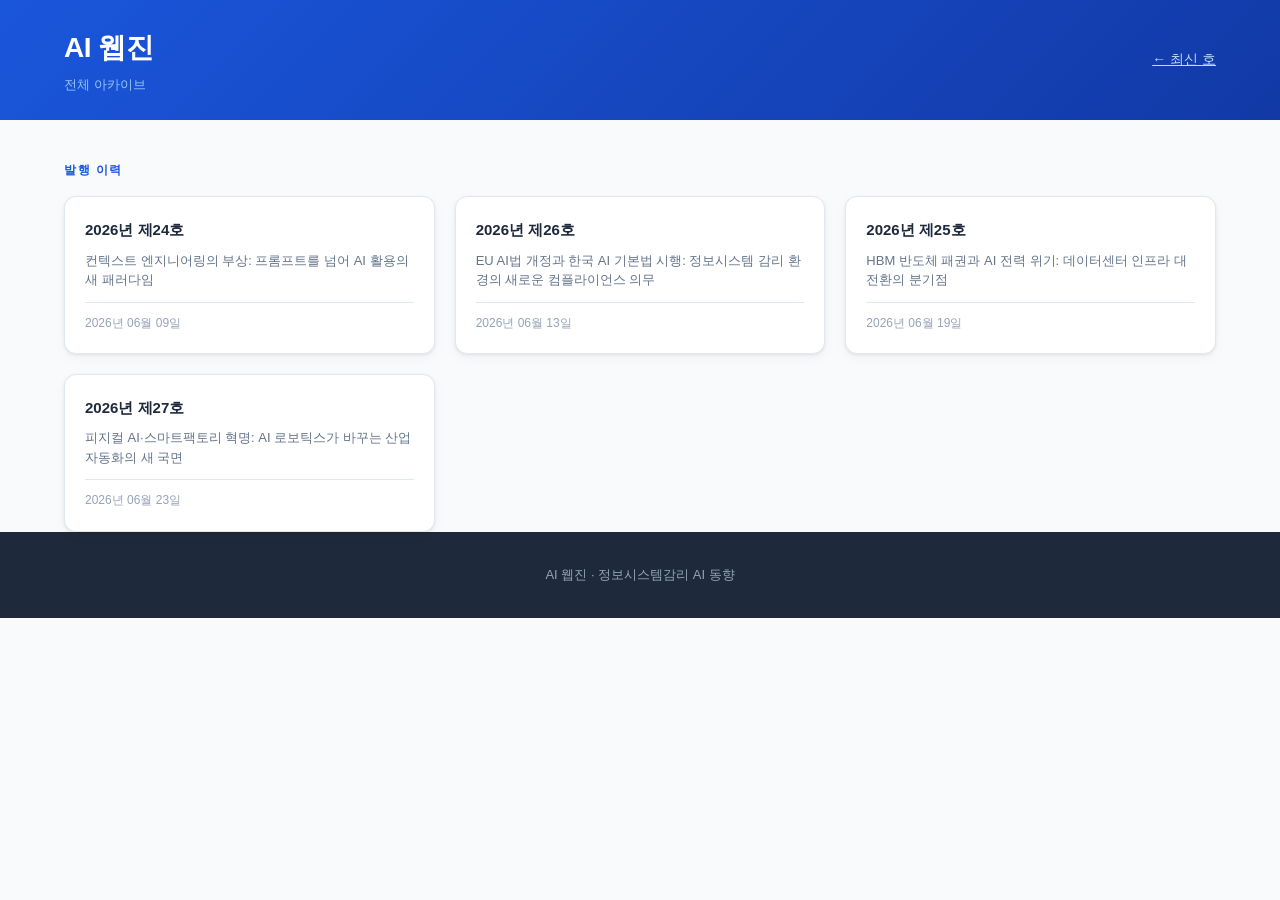
<file: site/archive/index.html>
<!DOCTYPE html>
<html lang="ko">
<head>
  <meta charset="UTF-8">
  <meta name="viewport" content="width=device-width, initial-scale=1.0">
  <title>아카이브 — AI 웹진</title>
  <link rel="stylesheet" href="../assets/css/webzine.css">
</head>
<body>
  <header class="site-header">
    <div class="container">
      <div class="header-inner">
        <div class="logo">
          <span class="logo-text">AI 웹진</span>
          <span class="logo-subtitle">전체 아카이브</span>
        </div>
        <a href="../" style="color:#BFDBFE;font-size:14px">← 최신 호</a>
      </div>
    </div>
  </header>
  <main class="container" style="padding-top:40px">
    <div class="section-label">발행 이력</div>
    <div id="archive-list" class="articles-grid">
      <!-- webzine_builder.py가 새 호 발행 시 자동으로 항목 추가 -->
      <div class="article-card">
        <div class="article-title"><a href="../issues/2026-W24/">2026년 제24호</a></div>
        <div class="article-summary">컨텍스트 엔지니어링의 부상: 프롬프트를 넘어 AI 활용의 새 패러다임</div>
        <div class="article-meta"><span>2026년 06월 09일</span></div>
      </div>
      <div class="article-card">
        <div class="article-title"><a href="../issues/2026-W26/">2026년 제26호</a></div>
        <div class="article-summary">EU AI법 개정과 한국 AI 기본법 시행: 정보시스템 감리 환경의 새로운 컴플라이언스 의무</div>
        <div class="article-meta"><span>2026년 06월 13일</span></div>
      </div>
      <div class="article-card">
        <div class="article-title"><a href="../issues/2026-W25/">2026년 제25호</a></div>
        <div class="article-summary">HBM 반도체 패권과 AI 전력 위기: 데이터센터 인프라 대전환의 분기점</div>
        <div class="article-meta"><span>2026년 06월 19일</span></div>
      </div>
      <div class="article-card">
        <div class="article-title"><a href="../issues/2026-W27/">2026년 제27호</a></div>
        <div class="article-summary">피지컬 AI·스마트팩토리 혁명: AI 로보틱스가 바꾸는 산업 자동화의 새 국면</div>
        <div class="article-meta"><span>2026년 06월 23일</span></div>
      </div>
    </div>
  </main>
  <footer class="site-footer">
    <div class="container">
      <p>AI 웹진 · 정보시스템감리 AI 동향</p>
    </div>
  </footer>
</body>
</html>
</file>
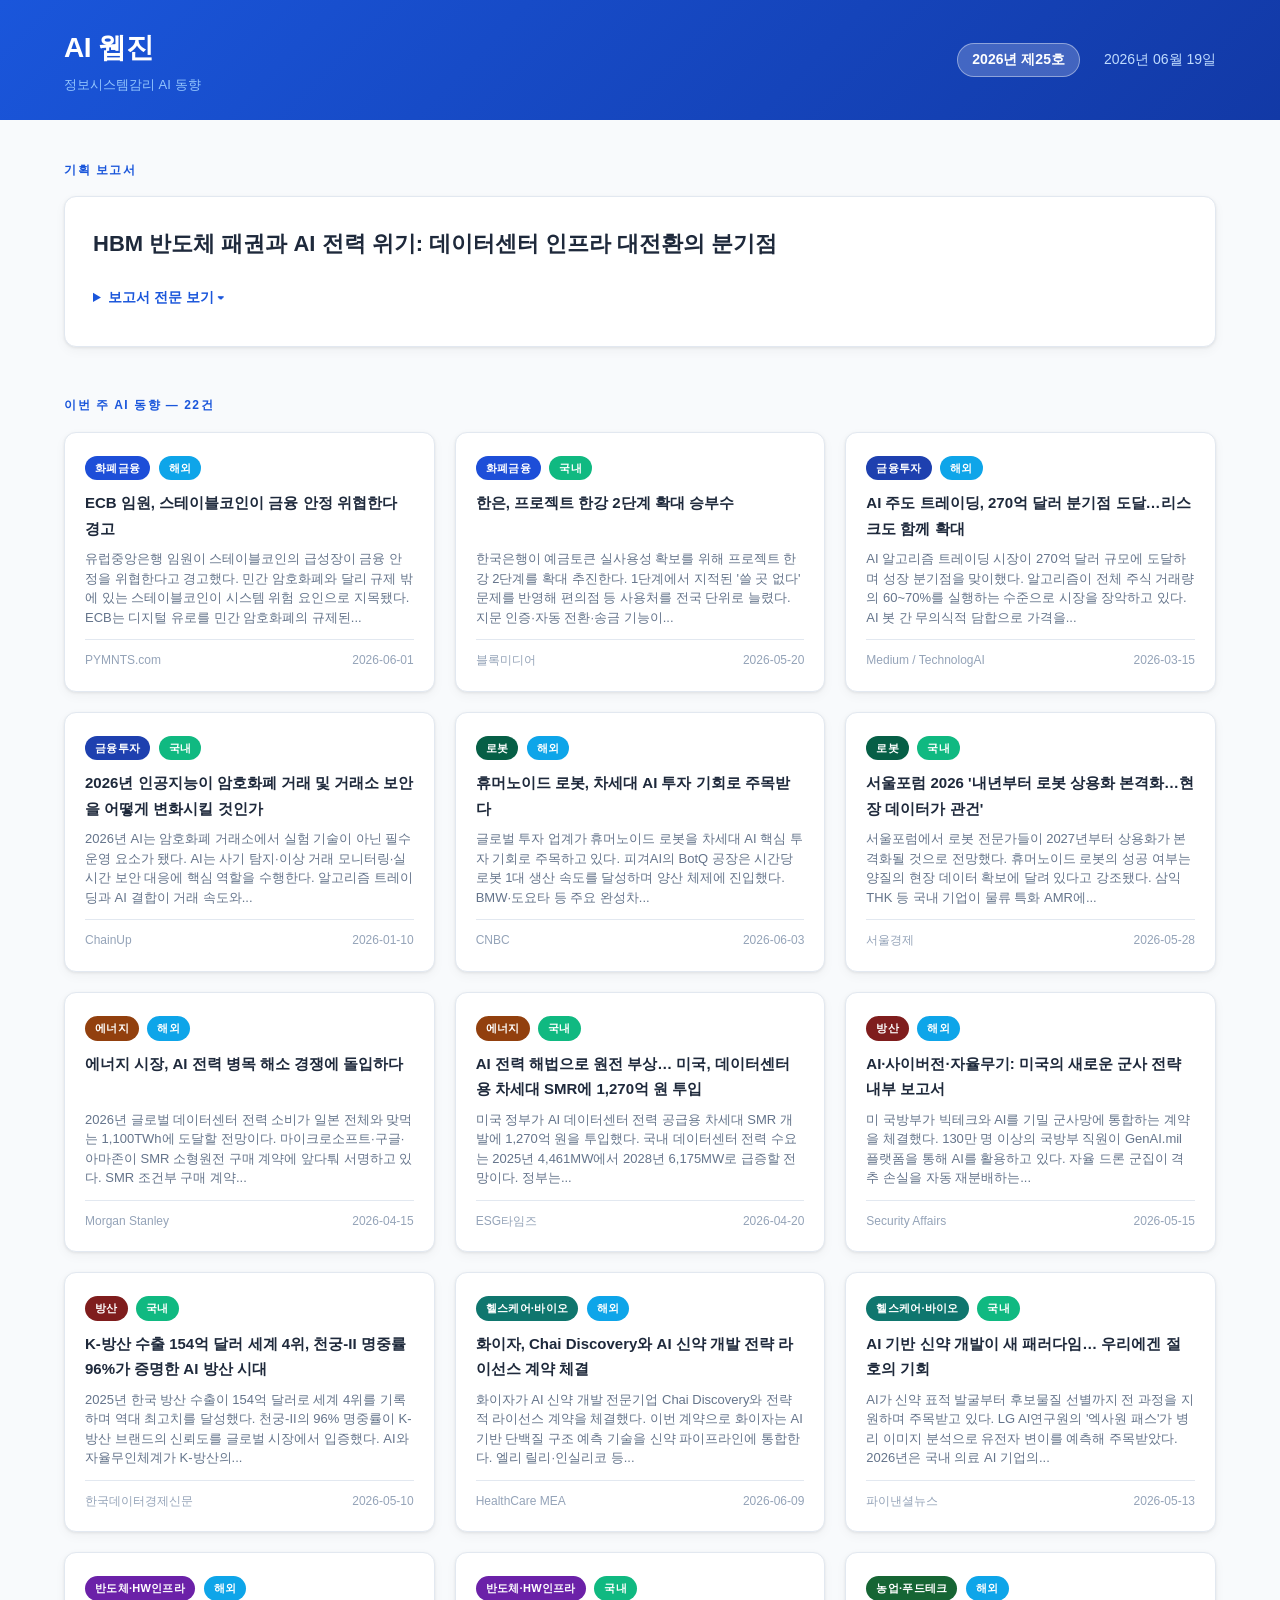
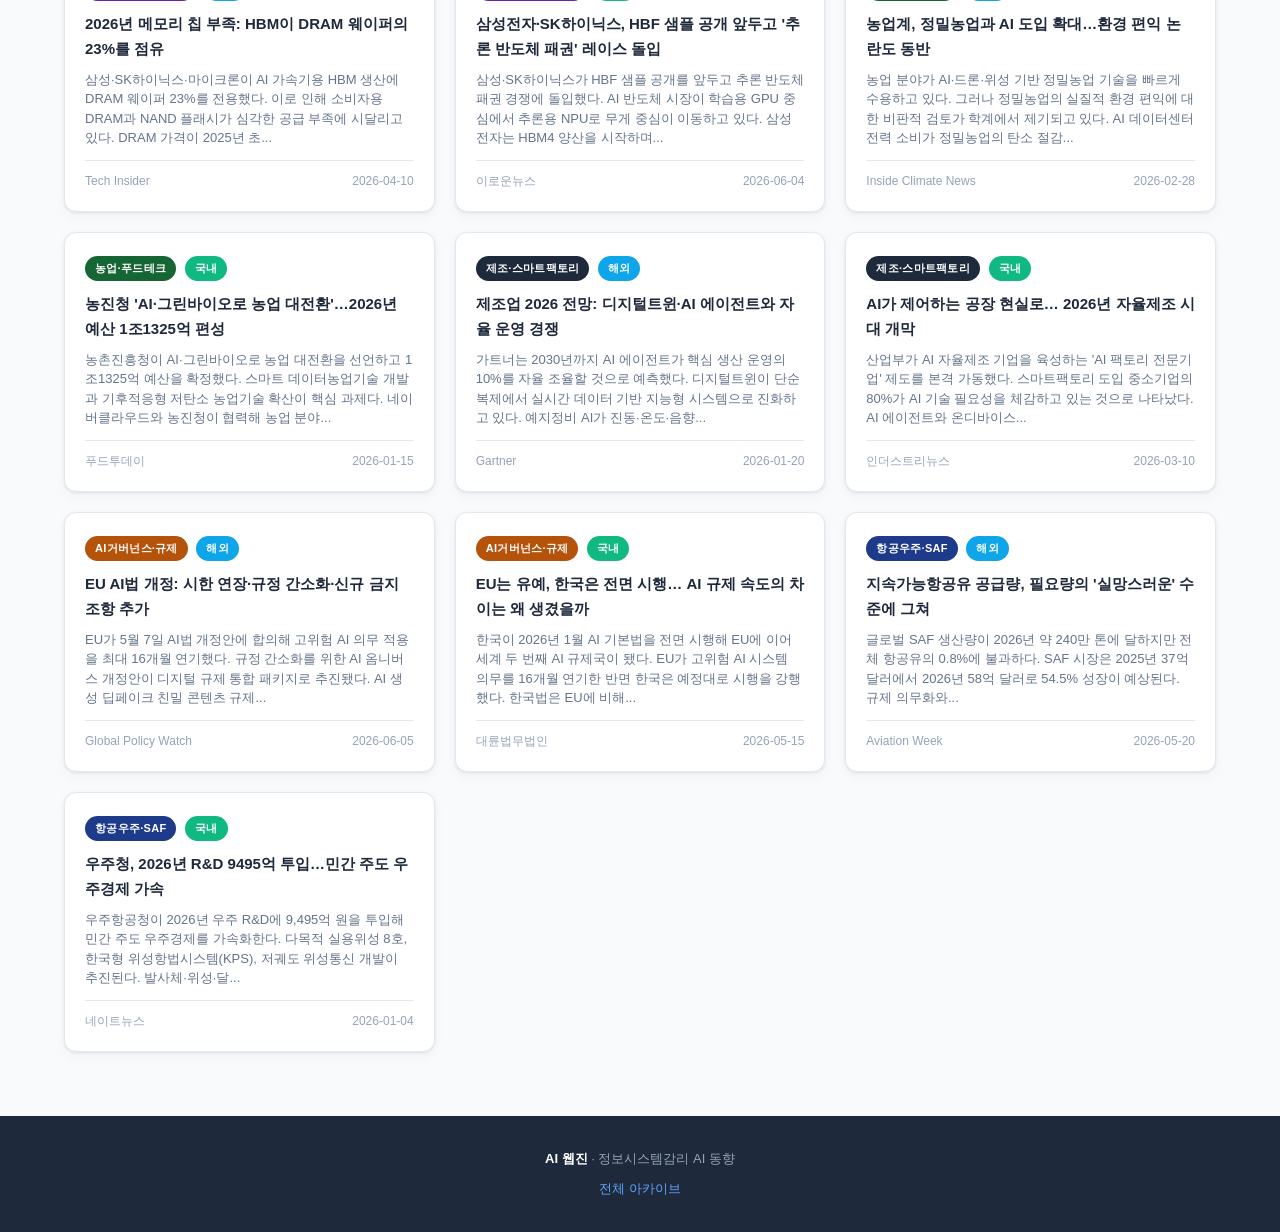
<file: site/issues/2026-W25/index.html>
<!DOCTYPE html>
<html lang="ko">
<head>
  <meta charset="UTF-8">
  <meta name="viewport" content="width=device-width, initial-scale=1.0">
  <title>HBM 반도체 패권과 AI 전력 위기: 데이터센터 인프라 대전환의 분기점 — AI 웹진 2026년 제25호</title>
  <link rel="stylesheet" href="../../assets/css/webzine.css">
</head>
<body>
  <header class="site-header">
    <div class="container">
      <div class="header-inner">
        <div class="logo">
          <a href="../../" style="text-decoration:none;color:inherit">
            <span class="logo-text">AI 웹진</span>
            <span class="logo-subtitle">정보시스템감리 AI 동향</span>
          </a>
        </div>
        <div style="display:flex;align-items:center;gap:12px">
          <span class="issue-badge">2026년 제25호</span>
          <span class="pub-date">2026년 06월 19일</span>
        </div>
      </div>
    </div>
  </header>

  <main>
    <div class="container">

      
      <section>
        <div class="section-label">기획 보고서</div>
        <div class="report-card">
          <div class="report-title">HBM 반도체 패권과 AI 전력 위기: 데이터센터 인프라 대전환의 분기점</div>
          <details>
            <summary>보고서 전문 보기 ▾</summary>
            <div class="report-body">
              <h1>HBM 반도체 패권과 AI 전력 위기: 데이터센터 인프라 대전환의 분기점</h1>

<p><strong>테마 영역:</strong> AI 기술 & 인프라</p>
<p><strong>분석 관점:</strong> 정보시스템 감리사·IT 감사 전문가 실무 관점에서의 AI 인프라 리스크와 공급망 취약성 분석</p>

<p>---</p>

<h2>1. 배경지식</h2>

<p>AI 산업의 급성장은 두 가지 핵심 물리적 병목을 동시에 노출시키고 있다. 첫 번째는 <strong>HBM(High Bandwidth Memory) 반도체 공급망의 집중화</strong>, 두 번째는 <strong>데이터센터의 급격한 전력 수요 증가</strong>다.</p>

<p>HBM은 AI 학습·추론에 필수적인 고대역폭 메모리로, 엔비디아 H100·H200 등 GPU에 탑재된다. 삼성전자·SK하이닉스·마이크론 3개사가 사실상 전 세계 공급을 독점하는 과점 구조로, 공급이 수요를 따라가지 못하는 병목 현상이 구조화됐다. 2026년 현재 HBM이 전체 DRAM 웨이퍼의 23%를 점유하며, 이로 인해 소비자용 DRAM과 낸드 플래시의 공급 부족과 가격 급등이 이어지고 있다.</p>

<p>전력 측면에서는 글로벌 데이터센터 전력 소비가 2026년 약 1,100TWh에 달할 것으로 전망된다. 이는 일본 전체 전력 소비량과 맞먹는 수준으로, AI 인프라 확장이 에너지 인프라의 물리적 한계에 직면했음을 의미한다. 마이크로소프트·구글·아마존은 안정적 전력 확보를 위해 소형모듈원전(SMR) 조건부 구매 계약에 잇달아 서명하고 있으며, SMR 파이프라인은 1년 새 25GW에서 45GW로 두 배 가까이 증가했다 (출처: Morgan Stanley, 2026년 4월).</p>

<p>정보시스템 감리 관점에서 이 두 병목은 단순한 공급망 이슈가 아니라 <strong>AI 인프라 의존도 집중 리스크</strong>이자 <strong>운영 연속성 감리 대상</strong>으로 부상하고 있다.</p>

<p>---</p>

<h2>2. 최근 3년간 동향 (2023~2026)</h2>

<p><strong>2023년:</strong> 챗GPT 열풍으로 AI 인프라 투자가 급증했다. 엔비디아 H100 GPU 대기 수요가 폭발적으로 늘었고, HBM 선두주자 SK하이닉스의 영업이익률이 사상 최고치를 기록했다. 미국의 대중 반도체 수출 통제가 강화되며 AI 칩 공급망의 지정학적 분리가 본격화됐다.</p>

<p><strong>2024년:</strong> HBM 세대 경쟁이 격화됐다. SK하이닉스는 HBM3E를 엔비디아에 독점 공급하며 시장 우위를 강화했고, 삼성전자는 HBM3E 품질 문제로 엔비디아 공급 지연을 겪었다. 마이크로소프트·구글이 자체 AI 칩(TPU, Azure Maia)을 공개하며 엔비디아 의존도 탈피를 모색했다. 데이터센터 전력 수요 급증이 전력망 업그레이드 수요로 이어지며 송배전 장비 업체 주가가 급등했다.</p>

<p><strong>2025년:</strong> HBM이 DRAM 웨이퍼 점유율 20%를 돌파하며 소비자 메모리 가격이 가파르게 상승했다. 마이크로소프트·아마존·구글이 SMR(소형모듈원전) 공급 계약에 잇달아 서명했다. 미국 정부가 AI 데이터센터 전력 인프라 특별 예산을 편성했다. 삼성전자가 HBM3E 공급을 재개하며 SK하이닉스·마이크론과의 3파전이 복원됐다.</p>

<p><strong>2026년 상반기:</strong> 삼성·SK하이닉스가 차세대 <strong>HBF(High Bandwidth Flash)</strong> 샘플 공개를 앞두고 추론 반도체 주도권 경쟁에 돌입했다. AI 반도체 시장의 무게 중심이 학습용 GPU에서 추론용 NPU로 이동하는 구조 전환이 본격화됐다. 한국 정부는 데이터센터 전력 수요가 2028년까지 6,175MW로 연평균 11% 증가할 것으로 전망하며 HVDC+스마트그리드 '에너지 고속도로' 정책을 추진하고 있다 (출처: ESG타임즈, Tech Insider, 이로운뉴스, 2026년 4~6월).</p>

<p>---</p>

<h2>3. 최근 주목받는 이유</h2>

<p>2026년이 AI 인프라의 <strong>물리적 한계 충돌 원년</strong>으로 기록될 가능성이 높기 때문이다. 반도체와 전력이라는 두 축이 동시에 AI 성장의 발목을 잡으면서, 기술 가속의 패러다임이 <strong>인프라 조달 경쟁</strong>으로 전환되고 있다.</p>

<p>반도체 측면에서는 HBM 생산 집중에 따른 소비자 DRAM 공급 부족이 스마트폰·PC 산업에 부정적 영향을 미치고 있다. 이는 AI 인프라 투자가 다른 IT 부문의 자원 공급을 잠식하는 '인프라 구축 효과'를 명확히 보여준다. 동시에 퓨리오사AI·리벨리온 등 국산 AI 반도체 기업이 글로벌 기준을 상회하는 성능을 입증하며 공급망 다변화의 가능성이 열리고 있다.</p>

<p>전력 측면에서는 AI가 실질적인 탄소 배출원으로 부상하며 ESG 위험 요인이 됐다. 특히 정밀농업·AI 헬스케어 등 '친환경' AI 응용 분야조차 지원 데이터센터의 전력 소비로 인해 순(net) 환경 영향이 부정적일 수 있다는 비판이 제기되고 있다 (출처: Inside Climate News, 2026년 2월). 정보시스템 감리사 관점에서는 외부 클라우드 인프라 의존도 증가에 따른 <strong>전력·냉각 이중화 감리</strong>와 <strong>공급망 집중 리스크 평가</strong>가 새로운 감리 항목으로 요구된다.</p>

<p>---</p>

<h2>4. 주요 쟁점</h2>

<h3>쟁점 1: HBM 공급 과점 구조와 AI 인프라 공급망 리스크 — 분산이 필요한가?</h3>

<p><strong>주장 A (공급망 다변화 시급):</strong></p>
<ul>
<li>삼성·SK하이닉스·마이크론 3사 과점은 지정학적 충격(미중 갈등, 반도체 수출 통제, 자연재해)에 취약하다. 단일 공급업체 의존도가 높은 AI 인프라는 운영 연속성 측면에서 심각한 단일 실패점(SPOF)을 내포한다.</li>
<li>한국·대만에 집중된 AI 반도체 생산 기반이 지정학적 위험에 노출돼 있으며, 이를 분산하지 않으면 AI 인프라 자체가 글로벌 안보 취약점이 된다. 미국의 Chips Act, EU의 Chips Act가 이를 인식한 정책 대응이다.</li>
</ul>

<p><strong>주장 B (현실적 집중화 수용):</strong></p>
<ul>
<li>HBM 생산은 극도로 정밀한 공정과 대규모 R&D 투자가 요구돼 단기간에 신규 진입자가 경쟁력을 갖추기 어렵다. 과점 구조는 불가피한 기술적 특성에서 비롯된 것이지 인위적 진입 장벽이 아니다.</li>
<li>집중화된 공급망은 오히려 품질 관리와 기술 표준화에 유리하다. 분산 투자를 강제하면 글로벌 AI 인프라의 단가가 급등해 AI 접근성의 불평등이 심화될 수 있다.</li>
</ul>

<h3>쟁점 2: AI 데이터센터 전력 확보를 위한 원전(SMR) 부활 — 속도보다 안전이 우선인가?</h3>

<p><strong>주장 A (SMR 신속 도입 지지):</strong></p>
<ul>
<li>AI 데이터센터의 24시간 안정적 전력 수요에는 간헐성이 없는 기저부하 전원이 필수적이다. 태양광·풍력의 변동성 문제를 해결하지 못한 상황에서 SMR은 탄소 중립과 전력 안정성을 동시에 달성할 수 있는 현실적 대안이다.</li>
<li>빅테크의 SMR 구매 계약이 민간 투자를 견인해 기술 성숙을 앞당기고 있다. AI 수요가 SMR 산업의 규모의 경제를 실현시키는 촉매가 될 수 있다.</li>
</ul>

<p><strong>주장 B (신중한 접근 필요):</strong></p>
<ul>
<li>SMR은 아직 상용화 단계가 아닌 실증 단계에 있으며, 조건부 구매 계약이 실제 가동으로 이어질지 불확실하다. 2020년대 중반 여러 SMR 프로젝트가 비용 초과와 기술 문제로 취소된 전례가 있다.</li>
<li>AI 기업의 원전 직구매 계약이 일반 소비자의 전력 공급보다 우선시되는 구조는 에너지 형평성 문제를 야기한다. 에너지 전환 과정에서 AI 인프라가 공공재인 전력망을 사유화할 위험에 대한 규제 논의가 필요하다.</li>
</ul>

<p>---</p>

<h2>5. 전망</h2>

<h3>단기 전망 (6개월 이내, 2026년 하반기)</h3>

<ul>
<li><strong>HBF 샘플 공개 및 차세대 반도체 경쟁 본격화:</strong> 삼성전자·SK하이닉스의 HBF 샘플이 공개되면 AI 추론 반도체 시장의 규격 경쟁이 새로운 국면에 진입한다. 엔비디아·AMD 등 칩 설계사와의 HBF 인터페이스 표준 합의가 핵심 변수다.</li>
<li><strong>국내 데이터센터 전력 수급 계획 확정:</strong> 산업부가 2026년 말까지 AI 데이터센터 전력 수급 특별계획을 발표할 예정이다. 원전 수명 연장 결정과 SMR 파이롯 부지 선정이 연내 이루어질 가능성이 있다.</li>
<li><strong>소비자 DRAM 가격 안정화 여부:</strong> HBM 웨이퍼 점유율이 23% 수준에서 동결되거나 하락할 경우 소비자 메모리 가격이 2026년 4분기부터 안정세로 전환될 수 있다. 스마트폰·PC 제조사의 재고 전략이 주요 지표가 된다.</li>
</ul>

<h3>중기 전망 (1~3년, 2027~2028년)</h3>

<ul>
<li><strong>NPU 중심 추론 반도체 시장 성숙:</strong> AI 반도체 시장이 학습용 GPU에서 추론용 NPU로 무게 중심이 완전히 이동하면서, 퓨리오사AI·리벨리온 등 국내 기업의 글로벌 시장 점유 기회가 열린다. 엣지 AI 확산으로 저전력 NPU 수요가 급증할 전망이다.</li>
<li><strong>AI 전력 소비 규제 도입:</strong> EU AI법의 환경 영향 조항과 각국의 탄소중립 의무가 결합해, AI 학습·추론 시스템에 전력 효율 기준과 재생에너지 사용 비율 의무가 도입될 것이다. 정보시스템 감리에 AI 인프라 탄소 발자국 검증 항목이 편입될 가능성이 높다.</li>
<li><strong>공급망 다변화 성과 가시화:</strong> 미국 Chips Act 보조금을 받은 TSMC 애리조나 팹과 삼성 텍사스 팹이 본격 가동되며 AI 반도체 생산 지리적 분산이 이루어진다. 한국 정부의 '에너지 고속도로' 정책이 2028년 완성되면 국내 데이터센터 입지 매력도가 높아질 전망이다.</li>
</ul>

            </div>
          </details>
        </div>
      </section>

      
      <section>
        <div class="section-label">이번 주 AI 동향 — 22건</div>
        <div class="articles-grid">
          
          <div class="article-card">
            <div>
              <span class="topic-tag" style="background:#1D4ED8">화폐금융</span>
              
              <span class="topic-tag" style="background:#0EA5E9;margin-left:4px">해외</span>
              
            </div>
            <div class="article-title">
              <a href="https://www.pymnts.com/cryptocurrency/2026/european-central-bank-board-member-says-stablecoins-threaten-financial-stability/" target="_blank" rel="noopener">ECB 임원, 스테이블코인이 금융 안정 위협한다 경고</a>
            </div>
            <div class="article-summary">유럽중앙은행 임원이 스테이블코인의 급성장이 금융 안정을 위협한다고 경고했다. 민간 암호화폐와 달리 규제 밖에 있는 스테이블코인이 시스템 위험 요인으로 지목됐다. ECB는 디지털 유로를 민간 암호화폐의 규제된...</div>
            <div class="article-meta">
              <span>PYMNTS.com</span>
              <span>2026-06-01</span>
            </div>
          </div>
          
          <div class="article-card">
            <div>
              <span class="topic-tag" style="background:#1D4ED8">화폐금융</span>
              
              <span class="topic-tag" style="background:#10B981;margin-left:4px">국내</span>
              
            </div>
            <div class="article-title">
              <a href="https://www.blockmedia.co.kr/archives/1097367" target="_blank" rel="noopener">한은, 프로젝트 한강 2단계 확대 승부수</a>
            </div>
            <div class="article-summary">한국은행이 예금토큰 실사용성 확보를 위해 프로젝트 한강 2단계를 확대 추진한다. 1단계에서 지적된 '쓸 곳 없다' 문제를 반영해 편의점 등 사용처를 전국 단위로 늘렸다. 지문 인증·자동 전환·송금 기능이...</div>
            <div class="article-meta">
              <span>블록미디어</span>
              <span>2026-05-20</span>
            </div>
          </div>
          
          <div class="article-card">
            <div>
              <span class="topic-tag" style="background:#1E40AF">금융투자</span>
              
              <span class="topic-tag" style="background:#0EA5E9;margin-left:4px">해외</span>
              
            </div>
            <div class="article-title">
              <a href="https://medium.com/technologai/ai-driven-trading-hits-a-27-billion-inflection-point-and-the-risks-are-scaling-with-it-d684b513c6a4" target="_blank" rel="noopener">AI 주도 트레이딩, 270억 달러 분기점 도달…리스크도 함께 확대</a>
            </div>
            <div class="article-summary">AI 알고리즘 트레이딩 시장이 270억 달러 규모에 도달하며 성장 분기점을 맞이했다. 알고리즘이 전체 주식 거래량의 60~70%를 실행하는 수준으로 시장을 장악하고 있다. AI 봇 간 무의식적 담합으로 가격을...</div>
            <div class="article-meta">
              <span>Medium / TechnologAI</span>
              <span>2026-03-15</span>
            </div>
          </div>
          
          <div class="article-card">
            <div>
              <span class="topic-tag" style="background:#1E40AF">금융투자</span>
              
              <span class="topic-tag" style="background:#10B981;margin-left:4px">국내</span>
              
            </div>
            <div class="article-title">
              <a href="https://www.chainup.com/ko/%EB%B8%94%EB%A1%9C%EA%B7%B8/AI%EA%B0%80-%EC%95%94%ED%98%B8%ED%99%94%ED%8F%90-%EA%B1%B0%EB%9E%98%EC%86%8C-%EB%B3%B4%EC%95%88%EC%9D%84-%EC%96%B4%EB%96%BB%EA%B2%8C-%EB%B0%94%EA%BE%B8%EA%B3%A0-%EC%9E%88%EB%8A%94%EA%B0%80/" target="_blank" rel="noopener">2026년 인공지능이 암호화폐 거래 및 거래소 보안을 어떻게 변화시킬 것인가</a>
            </div>
            <div class="article-summary">2026년 AI는 암호화폐 거래소에서 실험 기술이 아닌 필수 운영 요소가 됐다. AI는 사기 탐지·이상 거래 모니터링·실시간 보안 대응에 핵심 역할을 수행한다. 알고리즘 트레이딩과 AI 결합이 거래 속도와...</div>
            <div class="article-meta">
              <span>ChainUp</span>
              <span>2026-01-10</span>
            </div>
          </div>
          
          <div class="article-card">
            <div>
              <span class="topic-tag" style="background:#065F46">로봇</span>
              
              <span class="topic-tag" style="background:#0EA5E9;margin-left:4px">해외</span>
              
            </div>
            <div class="article-title">
              <a href="https://www.cnbc.com/2026/06/03/humanoid-robots-trillion-dollar-ai-market.html" target="_blank" rel="noopener">휴머노이드 로봇, 차세대 AI 투자 기회로 주목받다</a>
            </div>
            <div class="article-summary">글로벌 투자 업계가 휴머노이드 로봇을 차세대 AI 핵심 투자 기회로 주목하고 있다. 피겨AI의 BotQ 공장은 시간당 로봇 1대 생산 속도를 달성하며 양산 체제에 진입했다. BMW·도요타 등 주요 완성차...</div>
            <div class="article-meta">
              <span>CNBC</span>
              <span>2026-06-03</span>
            </div>
          </div>
          
          <div class="article-card">
            <div>
              <span class="topic-tag" style="background:#065F46">로봇</span>
              
              <span class="topic-tag" style="background:#10B981;margin-left:4px">국내</span>
              
            </div>
            <div class="article-title">
              <a href="https://m.sedaily.com/amparticle/20049026" target="_blank" rel="noopener">서울포럼 2026 '내년부터 로봇 상용화 본격화…현장 데이터가 관건'</a>
            </div>
            <div class="article-summary">서울포럼에서 로봇 전문가들이 2027년부터 상용화가 본격화될 것으로 전망했다. 휴머노이드 로봇의 성공 여부는 양질의 현장 데이터 확보에 달려 있다고 강조됐다. 삼익THK 등 국내 기업이 물류 특화 AMR에...</div>
            <div class="article-meta">
              <span>서울경제</span>
              <span>2026-05-28</span>
            </div>
          </div>
          
          <div class="article-card">
            <div>
              <span class="topic-tag" style="background:#92400E">에너지</span>
              
              <span class="topic-tag" style="background:#0EA5E9;margin-left:4px">해외</span>
              
            </div>
            <div class="article-title">
              <a href="https://www.morganstanley.com/insights/articles/powering-ai-energy-market-outlook-2026" target="_blank" rel="noopener">에너지 시장, AI 전력 병목 해소 경쟁에 돌입하다</a>
            </div>
            <div class="article-summary">2026년 글로벌 데이터센터 전력 소비가 일본 전체와 맞먹는 1,100TWh에 도달할 전망이다. 마이크로소프트·구글·아마존이 SMR 소형원전 구매 계약에 앞다퉈 서명하고 있다. SMR 조건부 구매 계약...</div>
            <div class="article-meta">
              <span>Morgan Stanley</span>
              <span>2026-04-15</span>
            </div>
          </div>
          
          <div class="article-card">
            <div>
              <span class="topic-tag" style="background:#92400E">에너지</span>
              
              <span class="topic-tag" style="background:#10B981;margin-left:4px">국내</span>
              
            </div>
            <div class="article-title">
              <a href="https://www.esgtimes.kr/news/489666" target="_blank" rel="noopener">AI 전력 해법으로 원전 부상… 미국, 데이터센터용 차세대 SMR에 1,270억 원 투입</a>
            </div>
            <div class="article-summary">미국 정부가 AI 데이터센터 전력 공급용 차세대 SMR 개발에 1,270억 원을 투입했다. 국내 데이터센터 전력 수요는 2025년 4,461MW에서 2028년 6,175MW로 급증할 전망이다. 정부는...</div>
            <div class="article-meta">
              <span>ESG타임즈</span>
              <span>2026-04-20</span>
            </div>
          </div>
          
          <div class="article-card">
            <div>
              <span class="topic-tag" style="background:#7F1D1D">방산</span>
              
              <span class="topic-tag" style="background:#0EA5E9;margin-left:4px">해외</span>
              
            </div>
            <div class="article-title">
              <a href="https://securityaffairs.com/191842/cyber-warfare-2/ai-cyberwarfare-and-autonomous-weapons-inside-americas-new-military-strategy.html" target="_blank" rel="noopener">AI·사이버전·자율무기: 미국의 새로운 군사 전략 내부 보고서</a>
            </div>
            <div class="article-summary">미 국방부가 빅테크와 AI를 기밀 군사망에 통합하는 계약을 체결했다. 130만 명 이상의 국방부 직원이 GenAI.mil 플랫폼을 통해 AI를 활용하고 있다. 자율 드론 군집이 격추 손실을 자동 재분배하는...</div>
            <div class="article-meta">
              <span>Security Affairs</span>
              <span>2026-05-15</span>
            </div>
          </div>
          
          <div class="article-card">
            <div>
              <span class="topic-tag" style="background:#7F1D1D">방산</span>
              
              <span class="topic-tag" style="background:#10B981;margin-left:4px">국내</span>
              
            </div>
            <div class="article-title">
              <a href="https://www.dataeconomy.co.kr/news/articleView.html?idxno=40043" target="_blank" rel="noopener">K-방산 수출 154억 달러 세계 4위, 천궁-II 명중률 96%가 증명한 AI 방산 시대</a>
            </div>
            <div class="article-summary">2025년 한국 방산 수출이 154억 달러로 세계 4위를 기록하며 역대 최고치를 달성했다. 천궁-II의 96% 명중률이 K-방산 브랜드의 신뢰도를 글로벌 시장에서 입증했다. AI와 자율무인체계가 K-방산의...</div>
            <div class="article-meta">
              <span>한국데이터경제신문</span>
              <span>2026-05-10</span>
            </div>
          </div>
          
          <div class="article-card">
            <div>
              <span class="topic-tag" style="background:#0F766E">헬스케어·바이오</span>
              
              <span class="topic-tag" style="background:#0EA5E9;margin-left:4px">해외</span>
              
            </div>
            <div class="article-title">
              <a href="https://www.healthcaremea.com/2026/06/09/pfizer-expands-ai-drug-discovery-strategy-through-licensing-agreement-with-chai-discovery/" target="_blank" rel="noopener">화이자, Chai Discovery와 AI 신약 개발 전략 라이선스 계약 체결</a>
            </div>
            <div class="article-summary">화이자가 AI 신약 개발 전문기업 Chai Discovery와 전략적 라이선스 계약을 체결했다. 이번 계약으로 화이자는 AI 기반 단백질 구조 예측 기술을 신약 파이프라인에 통합한다. 엘리 릴리·인실리코 등...</div>
            <div class="article-meta">
              <span>HealthCare MEA</span>
              <span>2026-06-09</span>
            </div>
          </div>
          
          <div class="article-card">
            <div>
              <span class="topic-tag" style="background:#0F766E">헬스케어·바이오</span>
              
              <span class="topic-tag" style="background:#10B981;margin-left:4px">국내</span>
              
            </div>
            <div class="article-title">
              <a href="https://www.fnnews.com/news/202605131822417965" target="_blank" rel="noopener">AI 기반 신약 개발이 새 패러다임… 우리에겐 절호의 기회</a>
            </div>
            <div class="article-summary">AI가 신약 표적 발굴부터 후보물질 선별까지 전 과정을 지원하며 주목받고 있다. LG AI연구원의 '엑사원 패스'가 병리 이미지 분석으로 유전자 변이를 예측해 주목받았다. 2026년은 국내 의료 AI 기업의...</div>
            <div class="article-meta">
              <span>파이낸셜뉴스</span>
              <span>2026-05-13</span>
            </div>
          </div>
          
          <div class="article-card">
            <div>
              <span class="topic-tag" style="background:#6B21A8">반도체·HW인프라</span>
              
              <span class="topic-tag" style="background:#0EA5E9;margin-left:4px">해외</span>
              
            </div>
            <div class="article-title">
              <a href="https://tech-insider.org/memory-chip-shortage-2026-ai-consumer-electronics/" target="_blank" rel="noopener">2026년 메모리 칩 부족: HBM이 DRAM 웨이퍼의 23%를 점유</a>
            </div>
            <div class="article-summary">삼성·SK하이닉스·마이크론이 AI 가속기용 HBM 생산에 DRAM 웨이퍼 23%를 전용했다. 이로 인해 소비자용 DRAM과 NAND 플래시가 심각한 공급 부족에 시달리고 있다. DRAM 가격이 2025년 초...</div>
            <div class="article-meta">
              <span>Tech Insider</span>
              <span>2026-04-10</span>
            </div>
          </div>
          
          <div class="article-card">
            <div>
              <span class="topic-tag" style="background:#6B21A8">반도체·HW인프라</span>
              
              <span class="topic-tag" style="background:#10B981;margin-left:4px">국내</span>
              
            </div>
            <div class="article-title">
              <a href="https://www.erounews.kr/news/articleView.html?idxno=4065" target="_blank" rel="noopener">삼성전자·SK하이닉스, HBF 샘플 공개 앞두고 '추론 반도체 패권' 레이스 돌입</a>
            </div>
            <div class="article-summary">삼성·SK하이닉스가 HBF 샘플 공개를 앞두고 추론 반도체 패권 경쟁에 돌입했다. AI 반도체 시장이 학습용 GPU 중심에서 추론용 NPU로 무게 중심이 이동하고 있다. 삼성전자는 HBM4 양산을 시작하며...</div>
            <div class="article-meta">
              <span>이로운뉴스</span>
              <span>2026-06-04</span>
            </div>
          </div>
          
          <div class="article-card">
            <div>
              <span class="topic-tag" style="background:#166534">농업·푸드테크</span>
              
              <span class="topic-tag" style="background:#0EA5E9;margin-left:4px">해외</span>
              
            </div>
            <div class="article-title">
              <a href="https://insideclimatenews.org/news/28022026/precision-agriculture-and-ai/" target="_blank" rel="noopener">농업계, 정밀농업과 AI 도입 확대…환경 편익 논란도 동반</a>
            </div>
            <div class="article-summary">농업 분야가 AI·드론·위성 기반 정밀농업 기술을 빠르게 수용하고 있다. 그러나 정밀농업의 실질적 환경 편익에 대한 비판적 검토가 학계에서 제기되고 있다. AI 데이터센터 전력 소비가 정밀농업의 탄소 절감...</div>
            <div class="article-meta">
              <span>Inside Climate News</span>
              <span>2026-02-28</span>
            </div>
          </div>
          
          <div class="article-card">
            <div>
              <span class="topic-tag" style="background:#166534">농업·푸드테크</span>
              
              <span class="topic-tag" style="background:#10B981;margin-left:4px">국내</span>
              
            </div>
            <div class="article-title">
              <a href="https://www.foodtoday.or.kr/news/article.html?no=199861" target="_blank" rel="noopener">농진청 'AI·그린바이오로 농업 대전환'…2026년 예산 1조1325억 편성</a>
            </div>
            <div class="article-summary">농촌진흥청이 AI·그린바이오로 농업 대전환을 선언하고 1조1325억 예산을 확정했다. 스마트 데이터농업기술 개발과 기후적응형 저탄소 농업기술 확산이 핵심 과제다. 네이버클라우드와 농진청이 협력해 농업 분야...</div>
            <div class="article-meta">
              <span>푸드투데이</span>
              <span>2026-01-15</span>
            </div>
          </div>
          
          <div class="article-card">
            <div>
              <span class="topic-tag" style="background:#1E293B">제조·스마트팩토리</span>
              
              <span class="topic-tag" style="background:#0EA5E9;margin-left:4px">해외</span>
              
            </div>
            <div class="article-title">
              <a href="https://www.gartner.com/en/webinar/797437/1795012-manufacturing-predicts-2026-digital-twins-ai-agents-and-the-race-to-autonomous-operations" target="_blank" rel="noopener">제조업 2026 전망: 디지털트윈·AI 에이전트와 자율 운영 경쟁</a>
            </div>
            <div class="article-summary">가트너는 2030년까지 AI 에이전트가 핵심 생산 운영의 10%를 자율 조율할 것으로 예측했다. 디지털트윈이 단순 복제에서 실시간 데이터 기반 지능형 시스템으로 진화하고 있다. 예지정비 AI가 진동·온도·음향...</div>
            <div class="article-meta">
              <span>Gartner</span>
              <span>2026-01-20</span>
            </div>
          </div>
          
          <div class="article-card">
            <div>
              <span class="topic-tag" style="background:#1E293B">제조·스마트팩토리</span>
              
              <span class="topic-tag" style="background:#10B981;margin-left:4px">국내</span>
              
            </div>
            <div class="article-title">
              <a href="https://www.industrynews.co.kr/news/articleView.html?idxno=77059" target="_blank" rel="noopener">AI가 제어하는 공장 현실로… 2026년 자율제조 시대 개막</a>
            </div>
            <div class="article-summary">산업부가 AI 자율제조 기업을 육성하는 'AI 팩토리 전문기업' 제도를 본격 가동했다. 스마트팩토리 도입 중소기업의 80%가 AI 기술 필요성을 체감하고 있는 것으로 나타났다. AI 에이전트와 온디바이스...</div>
            <div class="article-meta">
              <span>인더스트리뉴스</span>
              <span>2026-03-10</span>
            </div>
          </div>
          
          <div class="article-card">
            <div>
              <span class="topic-tag" style="background:#B45309">AI거버넌스·규제</span>
              
              <span class="topic-tag" style="background:#0EA5E9;margin-left:4px">해외</span>
              
            </div>
            <div class="article-title">
              <a href="https://www.globalpolicywatch.com/2026/06/eu-ai-act-update-timeline-relief-targeted-simplification-and-new-prohibitions-2/" target="_blank" rel="noopener">EU AI법 개정: 시한 연장·규정 간소화·신규 금지 조항 추가</a>
            </div>
            <div class="article-summary">EU가 5월 7일 AI법 개정안에 합의해 고위험 AI 의무 적용을 최대 16개월 연기했다. 규정 간소화를 위한 AI 옴니버스 개정안이 디지털 규제 통합 패키지로 추진됐다. AI 생성 딥페이크 친밀 콘텐츠 규제...</div>
            <div class="article-meta">
              <span>Global Policy Watch</span>
              <span>2026-06-05</span>
            </div>
          </div>
          
          <div class="article-card">
            <div>
              <span class="topic-tag" style="background:#B45309">AI거버넌스·규제</span>
              
              <span class="topic-tag" style="background:#10B981;margin-left:4px">국내</span>
              
            </div>
            <div class="article-title">
              <a href="https://www.daeryunlaw-comp.com/insights/266" target="_blank" rel="noopener">EU는 유예, 한국은 전면 시행… AI 규제 속도의 차이는 왜 생겼을까</a>
            </div>
            <div class="article-summary">한국이 2026년 1월 AI 기본법을 전면 시행해 EU에 이어 세계 두 번째 AI 규제국이 됐다. EU가 고위험 AI 시스템 의무를 16개월 연기한 반면 한국은 예정대로 시행을 강행했다. 한국법은 EU에 비해...</div>
            <div class="article-meta">
              <span>대륜법무법인</span>
              <span>2026-05-15</span>
            </div>
          </div>
          
          <div class="article-card">
            <div>
              <span class="topic-tag" style="background:#1E3A8A">항공우주·SAF</span>
              
              <span class="topic-tag" style="background:#0EA5E9;margin-left:4px">해외</span>
              
            </div>
            <div class="article-title">
              <a href="https://aviationweek.com/aerospace/emerging-technologies/saf-availability-disappointing-fraction-whats-needed" target="_blank" rel="noopener">지속가능항공유 공급량, 필요량의 '실망스러운' 수준에 그쳐</a>
            </div>
            <div class="article-summary">글로벌 SAF 생산량이 2026년 약 240만 톤에 달하지만 전체 항공유의 0.8%에 불과하다. SAF 시장은 2025년 37억 달러에서 2026년 58억 달러로 54.5% 성장이 예상된다. 규제 의무화와...</div>
            <div class="article-meta">
              <span>Aviation Week</span>
              <span>2026-05-20</span>
            </div>
          </div>
          
          <div class="article-card">
            <div>
              <span class="topic-tag" style="background:#1E3A8A">항공우주·SAF</span>
              
              <span class="topic-tag" style="background:#10B981;margin-left:4px">국내</span>
              
            </div>
            <div class="article-title">
              <a href="https://news.nate.com/view/20260104n07394" target="_blank" rel="noopener">우주청, 2026년 R&D 9495억 투입…민간 주도 우주경제 가속</a>
            </div>
            <div class="article-summary">우주항공청이 2026년 우주 R&D에 9,495억 원을 투입해 민간 주도 우주경제를 가속화한다. 다목적 실용위성 8호, 한국형 위성항법시스템(KPS), 저궤도 위성통신 개발이 추진된다. 발사체·위성·달...</div>
            <div class="article-meta">
              <span>네이트뉴스</span>
              <span>2026-01-04</span>
            </div>
          </div>
          
        </div>
      </section>

    </div>
  </main>

  <footer class="site-footer">
    <div class="container">
      <p><strong style="color:#fff">AI 웹진</strong> · 정보시스템감리 AI 동향</p>
      <p style="margin-top:8px"><a href="../../archive/">전체 아카이브</a></p>
    </div>
  </footer>

  <script src="../../assets/js/webzine.js"></script>
</body>
</html>
</file>
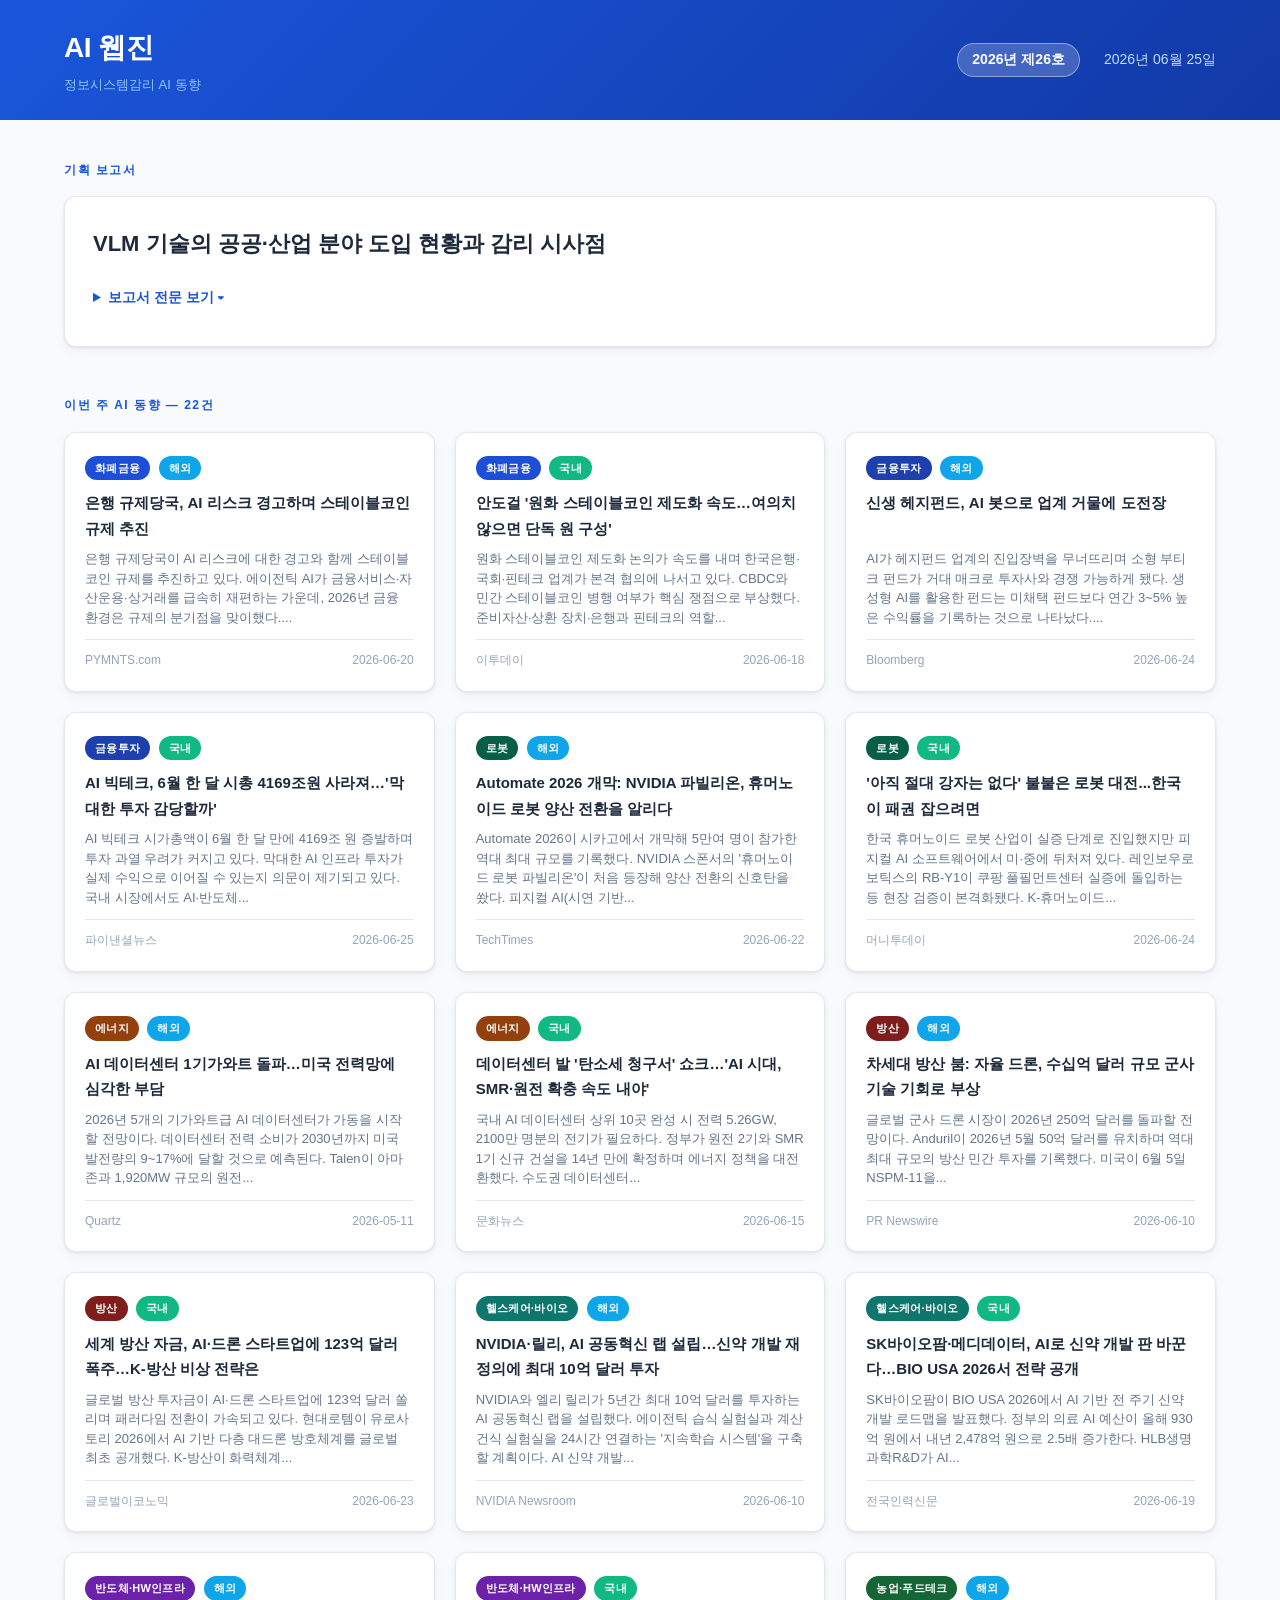
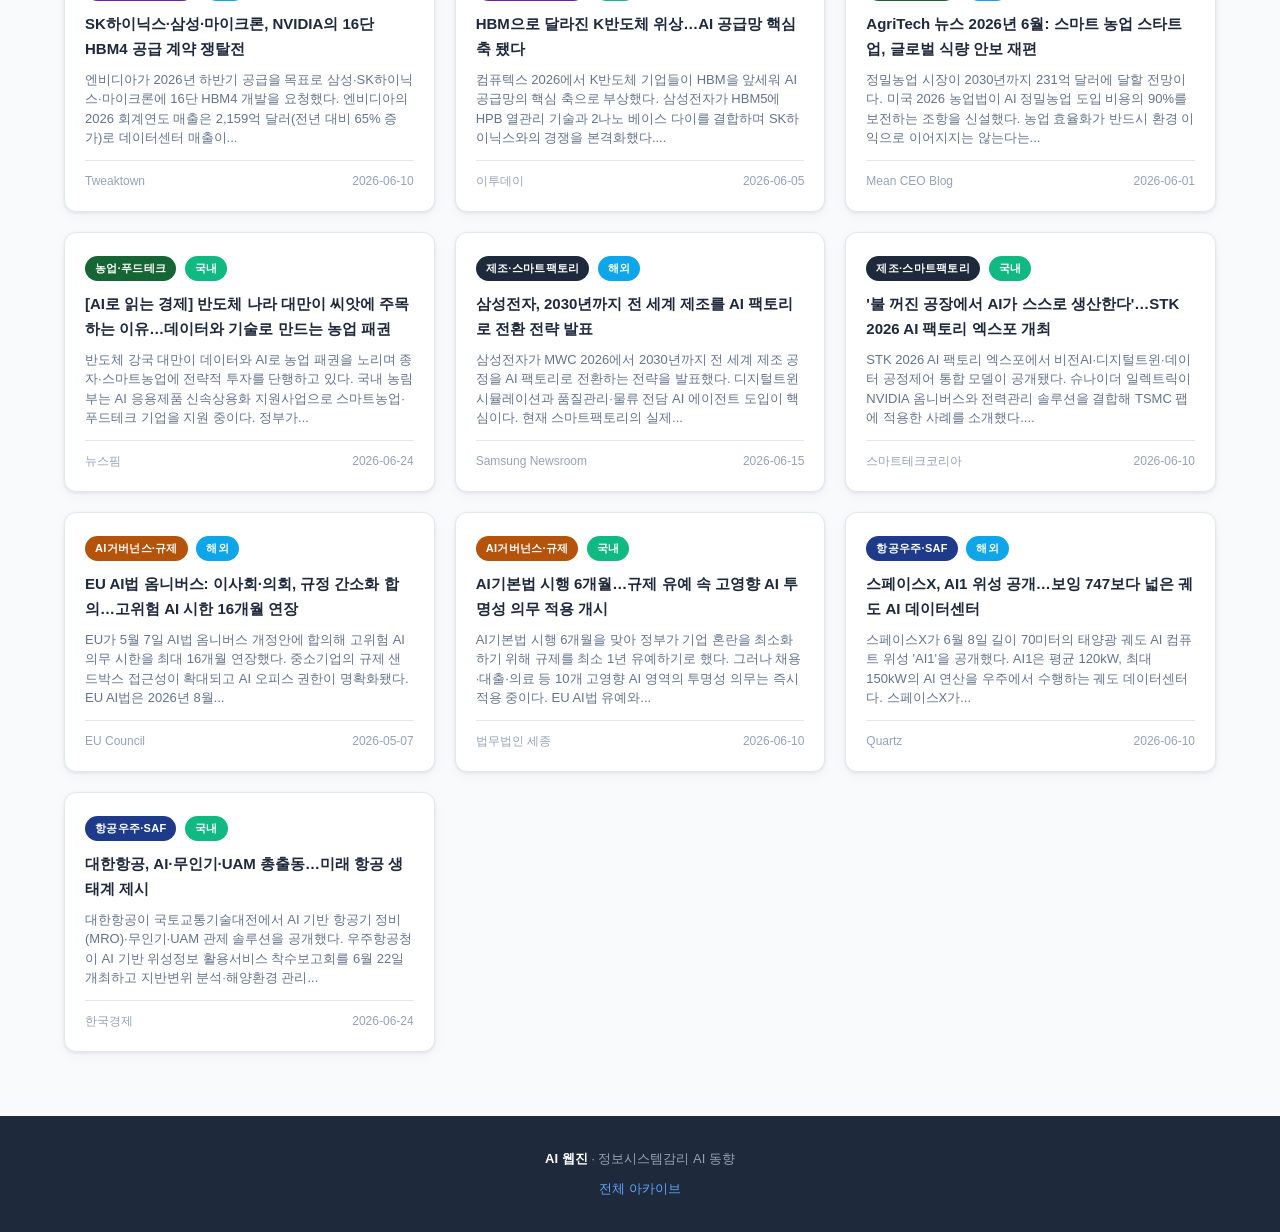
<file: site/issues/2026-W26/index.html>
<!DOCTYPE html>
<html lang="ko">
<head>
  <meta charset="UTF-8">
  <meta name="viewport" content="width=device-width, initial-scale=1.0">
  <title>VLM 기술의 공공·산업 분야 도입 현황과 감리 시사점 — AI 웹진 2026년 제26호</title>
  <link rel="stylesheet" href="../../assets/css/webzine.css">
</head>
<body>
  <header class="site-header">
    <div class="container">
      <div class="header-inner">
        <div class="logo">
          <a href="../../" style="text-decoration:none;color:inherit">
            <span class="logo-text">AI 웹진</span>
            <span class="logo-subtitle">정보시스템감리 AI 동향</span>
          </a>
        </div>
        <div style="display:flex;align-items:center;gap:12px">
          <span class="issue-badge">2026년 제26호</span>
          <span class="pub-date">2026년 06월 25일</span>
        </div>
      </div>
    </div>
  </header>

  <main>
    <div class="container">

      
      <section>
        <div class="section-label">기획 보고서</div>
        <div class="report-card">
          <div class="report-title">VLM 기술의 공공·산업 분야 도입 현황과 감리 시사점</div>
          <details>
            <summary>보고서 전문 보기 ▾</summary>
            <div class="report-body">
              <h1>VLM 기술의 공공·산업 분야 도입 현황과 감리 시사점</h1>

<p><strong>테마 영역:</strong> AI 기술 & 인프라</p>
<p><strong>분석 관점:</strong> VLM 개념·주목 배경 / 현재 수준과 발전 방향 / 공공·산업 도입 사례 / 정보시스템 감리 시사점</p>

<p>---</p>

<h2>1. 배경지식</h2>

<h3>1.1 VLM이란 무엇인가</h3>

<p><strong>비전-언어 모델(Vision-Language Model, VLM)</strong> 은 텍스트와 이미지(나아가 영상·음성 등 다양한 모달리티)를 동시에 이해하고 추론하는 멀티모달 AI 모델이다. 기존의 대규모 언어 모델(LLM)이 텍스트 입력만을 처리하는 데 반해, VLM은 "이미지를 보고, 내용을 이해하며, 맥락에 맞는 텍스트로 응답"하는 능력을 갖춘다.</p>

<p>핵심 구조는 세 요소로 구성된다. ① <strong>비전 인코더(Vision Encoder):</strong> ResNet, ViT 등 CNN·트랜스포머 기반 이미지 특징 추출기. ② <strong>언어 모델(LLM 백본):</strong> GPT, LLaMA 등 사전학습된 대형 언어 모델. ③ <strong>크로스모달 정렬 레이어(Cross-Modal Alignment):</strong> 이미지 임베딩과 텍스트 임베딩 공간을 연결하는 프로젝션 모듈.</p>

<p>대표 모델로는 구글의 Gemini 2.5 Pro·Flash, OpenAI의 GPT-4o, 오픈소스 진영의 Qwen2.5-VL-72B·Gemma 3·LLaVA 시리즈 등이 있다.</p>

<h3>1.2 LLM과의 차별점: IT 감리 관점의 의미</h3>

<p>정보시스템 감리 관점에서 VLM의 핵심 차별점은 <strong>비정형 시각 데이터의 자동 처리 능력</strong>이다. 공공기관과 산업 현장에 산재한 이미지, 도면, 스캔 문서, CCTV 영상, 의료 영상 등 기존 LLM이 처리할 수 없었던 데이터를 AI가 직접 분석·판단할 수 있게 된다. 이는 감리 대상 시스템의 범위와 성격을 근본적으로 변화시키는 요인이다.</p>

<ul>
<li><strong>처리 데이터:</strong> 텍스트 → 텍스트+이미지+영상+음성(멀티모달)</li>
<li><strong>적용 분야:</strong> 문서 분석(OCR 초월) → 영상 이해·제조 검사·의료 진단·자율행동</li>
<li><strong>감리 위험:</strong> 단순 출력 오류 → 시각적 판단 오류(생명·재산 직결), 할루시네이션의 물리적 결과</li>
</ul>

<p>---</p>

<h2>2. 최근 3년간 동향 (2023~2026)</h2>

<h3>2023년: VLM 실험 시대</h3>

<p>GPT-4V(비전)가 출시되며 VLM이 대중에게 처음 알려졌다. 동시에 LLaVA, MiniGPT-4 등 오픈소스 VLM이 등장해 연구·실험이 활성화됐다. 주요 용도는 이미지 설명(Image Captioning)과 시각적 질의응답(VQA)에 한정됐다.</p>

<h3>2024년: 멀티모달 경쟁과 기반 구축</h3>

<p>구글 Gemini 1.0(멀티모달 네이티브)이 출시됐고, Claude 3이 Vision 기능을 갖추었다. 산업 현장의 POC(Proof of Concept)가 시작됐으며, 의료·제조 분야의 VLM 적용 연구가 본격화됐다. EU AI법에서 고위험 AI 시스템 중 '안전 구성요소'에 VLM 기반 자율판단 시스템이 포함될 수 있다는 규제 논의가 시작됐다.</p>

<h3>2025년: 상용화 가속과 에지 배포</h3>

<p>Gemini 2.0·GPT-4o, Qwen2.5-VL이 출시되며 추론 속도와 정확도가 대폭 향상됐다. NVIDIA TensorRT-LLM이 에지 디바이스에서 VLM 추론 레이턴시를 2024년 대비 60% 단축시켰다. 제조 현장 로봇 비전·의료 영상 분석·공공 문서 자동화에 VLM이 본격 도입되기 시작했다. 한국에서도 보건복지부 연구사업으로 삼성서울병원, 가천대 길병원, 동아대병원과 VLM 기반 의료 서비스 POC가 수행됐다.</p>

<h3>2026년: 표준 기능화와 공공 배포</h3>

<p>2026년 현재 VLM은 주요 산업용 로봇 제조사의 컨트롤러에 기본 탑재될 수준에 이르렀다. Gemini Robotics VLA·RT-2-X·OpenVLA-2는 씬(scene)을 파악하고 언어 명령을 해석해 200ms 이내에 정밀 조작 동작을 수행한다. 비전-언어 모델 시장 규모는 연평균 38% 성장 중이며 2034년까지 폭발적 확대가 전망된다. 공공 부문에서는 재난대응, 인프라 관리, 행정 문서 처리, 의료진단 보조 등에서 본격 배포가 이루어지고 있다.</p>

<p>---</p>

<h2>3. 최근 주목받는 이유</h2>

<p>VLM이 2026년 현재 특별히 주목받는 배경은 세 가지다.</p>

<p><strong>첫째, AI의 '눈(眼)'을 갖게 된 것의 파급력.</strong> 인간 업무의 상당 부분이 시각 정보 처리를 포함한다. 도면 검토, 의무기록 판독, CCTV 모니터링, 제품 외관 검사 등이 VLM으로 자동화 가능해지면서 공공·산업 분야 AX(AI 전환)의 실질적 가속제가 되고 있다.</p>

<p><strong>둘째, 정부와 공공기관의 도입 본격화.</strong> 중국 정부의 '차세대 AI 개발 계획', 미국 공공기관의 재난·인프라 관리 VLM 도입, 한국 과기부의 AI 기본법 시행과 의료 AI 예산 2.5배 증가(930억→2,478억 원)가 VLM의 공공 시장 확대를 이끌고 있다.</p>

<p><strong>셋째, 안전·신뢰성에 대한 규제 압박 증대.</strong> EU AI법이 2026년 8월 2일 전면 적용되며, VLM 기반 공공 시스템은 '고위험 AI' 분류를 받을 가능성이 높아졌다. 한국의 AI기본법도 고영향 AI에 대한 투명성 의무를 즉시 적용 중이다. 규제 준수를 위한 VLM 검증 체계 수요가 급증하고 있다.</p>

<p>---</p>

<h2>4. 주요 쟁점</h2>

<h3>쟁점 1: VLM의 공공 안전 시스템 적용 — 신뢰성과 책임 소재</h3>

<p>VLM이 재난대응·의료진단·인프라 관리 등 안전 직결 공공 분야에 배포될 때 오류의 책임 주체와 신뢰성 기준이 모호하다.</p>

<p><strong>주장 A (적극 도입론):</strong> VLM 기반 AI는 24시간 실시간 감시가 가능하고, 인간 전문가의 번아웃·주의력 저하를 보완한다. 의료 영상 분석에서 VLM이 탐지한 종양의 정확도가 숙련 방사선과 의사 수준에 근접하고 있으며, 공공 인프라 손상 탐지에서 인간 점검 대비 90% 이상의 정확도를 기록한 사례가 있다. 인명 구조와 공공 안전 향상을 위해 기술적 불완전성보다 도입의 공익이 더 크다는 입장이다.</p>

<p><strong>주장 B (신중론):</strong> VLM의 시각적 할루시네이션(존재하지 않는 물체를 인식하거나 실제 위협을 놓치는 오류)이 안전사고로 이어질 수 있다. AI 책임에 관한 법·규정이 미비한 상태에서 오류 발생 시 책임 소재가 불분명하다. 적대적 공격(adversarial patch)에 취약한 VLM이 보안 카메라·자율판단 시스템에 사용될 경우 악의적 조작에 노출될 위험이 있다.</p>

<h3>쟁점 2: 오픈소스 VLM 대 독점 VLM — 공공·산업 도입 전략의 선택</h3>

<p>공공기관과 기업이 VLM을 도입할 때 클라우드 기반 독점 API(Gemini, GPT-4o)를 쓸 것인가, 온프레미스 오픈소스(Qwen2.5-VL, LLaVA)를 자체 운영할 것인가의 선택이 핵심 쟁점이다.</p>

<p><strong>주장 A (독점 API 선호론):</strong> 독점 모델이 성능·최신성·지원 면에서 우월하다. 클라우드 SaaS 형태로 도입 시 유지보수 부담이 없고 빠른 업데이트가 가능하다. 특히 중소 규모 공공기관은 자체 GPU 인프라 없이도 최신 VLM을 활용할 수 있다.</p>

<p><strong>주장 B (오픈소스 자체 운영론):</strong> 의료기록·민원 데이터 등 민감 정보를 외부 클라우드에 전송하는 것은 개인정보보호법·의료법 위반 위험이 있다. 오픈소스 VLM(Qwen2.5-VL-72B 등)이 독점 모델과의 성능 차이를 빠르게 좁히고 있어 자체 운영 유인이 커지고 있다. 공공 데이터 주권과 AI 자립 측면에서 국내 서버 기반 운영이 바람직하다.</p>

<h3>쟁점 3: 정보시스템 감리의 VLM 검증 기준 부재</h3>

<p>기존 정보시스템 감리 기준은 VLM의 고유 특성(시각적 추론, 멀티모달 입력, 확률적 출력)을 검증하는 체계를 갖추지 못하고 있다.</p>

<p><strong>주장 A (현행 기준 적용 확장론):</strong> AI 시스템 감리에서 기존의 시스템 신뢰성·보안·성능 기준을 VLM에도 적용하되, VLM 특성에 맞춰 시각적 입력 검증 항목을 추가하는 방식으로 기준을 확장하면 충분하다. 과도한 VLM 전용 규정 신설은 기업·기관의 혁신을 저해할 수 있다.</p>

<p><strong>주장 B (VLM 전용 감리 기준 필요론):</strong> VLM은 동일 입력에도 출력이 비결정적이며, 이미지 품질·해상도·각도에 따라 결과가 급변한다. 할루시네이션·적대적 공격·편향된 학습 데이터 등 LLM과는 다른 위험 요인이 존재한다. 공공·의료·금융 분야의 VLM 도입에는 전용 테스트 데이터셋, 불확실성 정량화, 인간 감독(Human-in-the-Loop) 의무화 등 별도 기준이 필요하다.</p>

<p>---</p>

<h2>5. 전망</h2>

<h3>단기 전망 (6개월 이내, 2026년 하반기)</h3>

<ul>
<li>EU AI법 2026년 8월 2일 전면 적용으로 VLM 기반 고위험 AI 시스템에 적합성 평가·기술문서 제출 의무가 부과된다.</li>
<li>한국 AI기본법 고영향 AI 규제 유예(1년 이상)가 종료될 경우 공공 VLM 시스템의 투명성 의무 이행이 가시화된다.</li>
<li>산업용 로봇 VLM 컨트롤러 표준 탑재가 일반화되며 제조 현장 품질검사·예지정비에서 VLM 채택이 급증할 전망이다.</li>
<li>의료 분야에서 식품의약품안전처의 VLM 기반 의료 AI 소프트웨어 허가 사례가 본격 등장할 것으로 예상된다.</li>
</ul>

<h3>중기 전망 (1~3년, 2027~2029)</h3>

<ul>
<li>VLM이 공공 행정 문서 처리(다국어 민원서류, 스캔 문서 인식)에 표준 도구로 정착하고, 공공 조달 시스템에 VLM 검증 요건이 포함될 것이다.</li>
<li>정보시스템 감리 분야에서 <strong>멀티모달 AI 감리 전문 자격·체계</strong>가 국내외에서 신설될 가능성이 높다. 현행 소프트웨어 감리 기준이 VLM 검증 항목(시각 추론 오류율, 적대적 입력 내성, 불확실성 정량화)을 포함하도록 개정될 전망이다.</li>
<li>국내 공공기관의 온프레미스 VLM 도입 수요가 증가하면서 정부의 공공 AI 인프라(AI 컴퓨팅 센터) 투자가 가속화될 것이다.</li>
<li>국산 VLM(네이버 HyperCLOVA X Vision, ETRI 멀티모달 AI 등)의 공공 조달 경쟁력이 강화될 전망이다.</li>
</ul>

<p>---</p>

<p><em>본 보고서는 공개된 뉴스, 학술 자료, 기관 발표를 기반으로 작성됐습니다. 출처: arXiv(2502.16361), Dextralabs VLM 벤치마크 2026, NVIDIA TensorRT-LLM, EU AI법 옴니버스(2026.05.07), 한국 AI기본법(2026.01.22 시행), 보건복지부 VLM 의료 POC, 머니투데이·헬로티 등 국내 언론.</em></p>

            </div>
          </details>
        </div>
      </section>

      
      <section>
        <div class="section-label">이번 주 AI 동향 — 22건</div>
        <div class="articles-grid">
          
          <div class="article-card">
            <div>
              <span class="topic-tag" style="background:#1D4ED8">화폐금융</span>
              
              <span class="topic-tag" style="background:#0EA5E9;margin-left:4px">해외</span>
              
            </div>
            <div class="article-title">
              <a href="https://www.pymnts.com/cryptocurrency/2026/bank-regulators-push-stablecoin-rules-while-warning-on-ai-risks/" target="_blank" rel="noopener">은행 규제당국, AI 리스크 경고하며 스테이블코인 규제 추진</a>
            </div>
            <div class="article-summary">은행 규제당국이 AI 리스크에 대한 경고와 함께 스테이블코인 규제를 추진하고 있다. 에이전틱 AI가 금융서비스·자산운용·상거래를 급속히 재편하는 가운데, 2026년 금융 환경은 규제의 분기점을 맞이했다....</div>
            <div class="article-meta">
              <span>PYMNTS.com</span>
              <span>2026-06-20</span>
            </div>
          </div>
          
          <div class="article-card">
            <div>
              <span class="topic-tag" style="background:#1D4ED8">화폐금융</span>
              
              <span class="topic-tag" style="background:#10B981;margin-left:4px">국내</span>
              
            </div>
            <div class="article-title">
              <a href="https://www.etoday.co.kr/news/view/2596482" target="_blank" rel="noopener">안도걸 '원화 스테이블코인 제도화 속도…여의치 않으면 단독 원 구성'</a>
            </div>
            <div class="article-summary">원화 스테이블코인 제도화 논의가 속도를 내며 한국은행·국회·핀테크 업계가 본격 협의에 나서고 있다. CBDC와 민간 스테이블코인 병행 여부가 핵심 쟁점으로 부상했다. 준비자산·상환 장치·은행과 핀테크의 역할...</div>
            <div class="article-meta">
              <span>이투데이</span>
              <span>2026-06-18</span>
            </div>
          </div>
          
          <div class="article-card">
            <div>
              <span class="topic-tag" style="background:#1E40AF">금융투자</span>
              
              <span class="topic-tag" style="background:#0EA5E9;margin-left:4px">해외</span>
              
            </div>
            <div class="article-title">
              <a href="https://www.bloomberg.com/news/articles/2026-06-24/new-hedge-funds-are-using-ai-bots-to-rival-industry-giants" target="_blank" rel="noopener">신생 헤지펀드, AI 봇으로 업계 거물에 도전장</a>
            </div>
            <div class="article-summary">AI가 헤지펀드 업계의 진입장벽을 무너뜨리며 소형 부티크 펀드가 거대 매크로 투자사와 경쟁 가능하게 됐다. 생성형 AI를 활용한 펀드는 미채택 펀드보다 연간 3~5% 높은 수익률을 기록하는 것으로 나타났다....</div>
            <div class="article-meta">
              <span>Bloomberg</span>
              <span>2026-06-24</span>
            </div>
          </div>
          
          <div class="article-card">
            <div>
              <span class="topic-tag" style="background:#1E40AF">금융투자</span>
              
              <span class="topic-tag" style="background:#10B981;margin-left:4px">국내</span>
              
            </div>
            <div class="article-title">
              <a href="https://www.fnnews.com/news/202606250329123367" target="_blank" rel="noopener">AI 빅테크, 6월 한 달 시총 4169조원 사라져…'막대한 투자 감당할까'</a>
            </div>
            <div class="article-summary">AI 빅테크 시가총액이 6월 한 달 만에 4169조 원 증발하며 투자 과열 우려가 커지고 있다. 막대한 AI 인프라 투자가 실제 수익으로 이어질 수 있는지 의문이 제기되고 있다. 국내 시장에서도 AI·반도체...</div>
            <div class="article-meta">
              <span>파이낸셜뉴스</span>
              <span>2026-06-25</span>
            </div>
          </div>
          
          <div class="article-card">
            <div>
              <span class="topic-tag" style="background:#065F46">로봇</span>
              
              <span class="topic-tag" style="background:#0EA5E9;margin-left:4px">해외</span>
              
            </div>
            <div class="article-title">
              <a href="https://www.techtimes.com/articles/318805/20260621/automate-2026-opens-monday-nvidia-pavilion-marks-humanoid-robot-shift-production.htm" target="_blank" rel="noopener">Automate 2026 개막: NVIDIA 파빌리온, 휴머노이드 로봇 양산 전환을 알리다</a>
            </div>
            <div class="article-summary">Automate 2026이 시카고에서 개막해 5만여 명이 참가한 역대 최대 규모를 기록했다. NVIDIA 스폰서의 '휴머노이드 로봇 파빌리온'이 처음 등장해 양산 전환의 신호탄을 쐈다. 피지컬 AI(시연 기반...</div>
            <div class="article-meta">
              <span>TechTimes</span>
              <span>2026-06-22</span>
            </div>
          </div>
          
          <div class="article-card">
            <div>
              <span class="topic-tag" style="background:#065F46">로봇</span>
              
              <span class="topic-tag" style="background:#10B981;margin-left:4px">국내</span>
              
            </div>
            <div class="article-title">
              <a href="https://www.mt.co.kr/industry/2026/06/24/2026061916031439290" target="_blank" rel="noopener">'아직 절대 강자는 없다' 불붙은 로봇 대전...한국이 패권 잡으려면</a>
            </div>
            <div class="article-summary">한국 휴머노이드 로봇 산업이 실증 단계로 진입했지만 피지컬 AI 소프트웨어에서 미·중에 뒤처져 있다. 레인보우로보틱스의 RB-Y1이 쿠팡 풀필먼트센터 실증에 돌입하는 등 현장 검증이 본격화됐다. K-휴머노이드...</div>
            <div class="article-meta">
              <span>머니투데이</span>
              <span>2026-06-24</span>
            </div>
          </div>
          
          <div class="article-card">
            <div>
              <span class="topic-tag" style="background:#92400E">에너지</span>
              
              <span class="topic-tag" style="background:#0EA5E9;margin-left:4px">해외</span>
              
            </div>
            <div class="article-title">
              <a href="https://qz.com/ai-data-centers-gigawatt-power-grid-strain-051126" target="_blank" rel="noopener">AI 데이터센터 1기가와트 돌파…미국 전력망에 심각한 부담</a>
            </div>
            <div class="article-summary">2026년 5개의 기가와트급 AI 데이터센터가 가동을 시작할 전망이다. 데이터센터 전력 소비가 2030년까지 미국 발전량의 9~17%에 달할 것으로 예측된다. Talen이 아마존과 1,920MW 규모의 원전...</div>
            <div class="article-meta">
              <span>Quartz</span>
              <span>2026-05-11</span>
            </div>
          </div>
          
          <div class="article-card">
            <div>
              <span class="topic-tag" style="background:#92400E">에너지</span>
              
              <span class="topic-tag" style="background:#10B981;margin-left:4px">국내</span>
              
            </div>
            <div class="article-title">
              <a href="https://www.mhns.co.kr/news/articleView.html?idxno=750686" target="_blank" rel="noopener">데이터센터 발 '탄소세 청구서' 쇼크…'AI 시대, SMR·원전 확충 속도 내야'</a>
            </div>
            <div class="article-summary">국내 AI 데이터센터 상위 10곳 완성 시 전력 5.26GW, 2100만 명분의 전기가 필요하다. 정부가 원전 2기와 SMR 1기 신규 건설을 14년 만에 확정하며 에너지 정책을 대전환했다. 수도권 데이터센터...</div>
            <div class="article-meta">
              <span>문화뉴스</span>
              <span>2026-06-15</span>
            </div>
          </div>
          
          <div class="article-card">
            <div>
              <span class="topic-tag" style="background:#7F1D1D">방산</span>
              
              <span class="topic-tag" style="background:#0EA5E9;margin-left:4px">해외</span>
              
            </div>
            <div class="article-title">
              <a href="https://www.prnewswire.com/news-releases/next-defense-boom-autonomous-drones-emerging-as-a-multi-billion-dollar-military-technology-opportunity-302807434.html" target="_blank" rel="noopener">차세대 방산 붐: 자율 드론, 수십억 달러 규모 군사 기술 기회로 부상</a>
            </div>
            <div class="article-summary">글로벌 군사 드론 시장이 2026년 250억 달러를 돌파할 전망이다. Anduril이 2026년 5월 50억 달러를 유치하며 역대 최대 규모의 방산 민간 투자를 기록했다. 미국이 6월 5일 NSPM-11을...</div>
            <div class="article-meta">
              <span>PR Newswire</span>
              <span>2026-06-10</span>
            </div>
          </div>
          
          <div class="article-card">
            <div>
              <span class="topic-tag" style="background:#7F1D1D">방산</span>
              
              <span class="topic-tag" style="background:#10B981;margin-left:4px">국내</span>
              
            </div>
            <div class="article-title">
              <a href="https://www.g-enews.com/article/Global-Biz/2026/06/202606230954311212fbbec65dfb_1" target="_blank" rel="noopener">세계 방산 자금, AI·드론 스타트업에 123억 달러 폭주…K-방산 비상 전략은</a>
            </div>
            <div class="article-summary">글로벌 방산 투자금이 AI·드론 스타트업에 123억 달러 쏠리며 패러다임 전환이 가속되고 있다. 현대로템이 유로사토리 2026에서 AI 기반 다층 대드론 방호체계를 글로벌 최초 공개했다. K-방산이 화력체계...</div>
            <div class="article-meta">
              <span>글로벌이코노믹</span>
              <span>2026-06-23</span>
            </div>
          </div>
          
          <div class="article-card">
            <div>
              <span class="topic-tag" style="background:#0F766E">헬스케어·바이오</span>
              
              <span class="topic-tag" style="background:#0EA5E9;margin-left:4px">해외</span>
              
            </div>
            <div class="article-title">
              <a href="https://nvidianews.nvidia.com/news/nvidia-and-lilly-announce-co-innovation-lab-to-reinvent-drug-discovery-in-the-age-of-ai" target="_blank" rel="noopener">NVIDIA·릴리, AI 공동혁신 랩 설립…신약 개발 재정의에 최대 10억 달러 투자</a>
            </div>
            <div class="article-summary">NVIDIA와 엘리 릴리가 5년간 최대 10억 달러를 투자하는 AI 공동혁신 랩을 설립했다. 에이전틱 습식 실험실과 계산 건식 실험실을 24시간 연결하는 '지속학습 시스템'을 구축할 계획이다. AI 신약 개발...</div>
            <div class="article-meta">
              <span>NVIDIA Newsroom</span>
              <span>2026-06-10</span>
            </div>
          </div>
          
          <div class="article-card">
            <div>
              <span class="topic-tag" style="background:#0F766E">헬스케어·바이오</span>
              
              <span class="topic-tag" style="background:#10B981;margin-left:4px">국내</span>
              
            </div>
            <div class="article-title">
              <a href="https://www.kjob.news/news/498145" target="_blank" rel="noopener">SK바이오팜·메디데이터, AI로 신약 개발 판 바꾼다…BIO USA 2026서 전략 공개</a>
            </div>
            <div class="article-summary">SK바이오팜이 BIO USA 2026에서 AI 기반 전 주기 신약 개발 로드맵을 발표했다. 정부의 의료 AI 예산이 올해 930억 원에서 내년 2,478억 원으로 2.5배 증가한다. HLB생명과학R&D가 AI...</div>
            <div class="article-meta">
              <span>전국인력신문</span>
              <span>2026-06-19</span>
            </div>
          </div>
          
          <div class="article-card">
            <div>
              <span class="topic-tag" style="background:#6B21A8">반도체·HW인프라</span>
              
              <span class="topic-tag" style="background:#0EA5E9;margin-left:4px">해외</span>
              
            </div>
            <div class="article-title">
              <a href="https://www.tweaktown.com/news/109495/sk-hynix-samsung-and-micron-fighting-for-nvidia-supply-contracts-for-new-16-hi-hbm4-orders/index.html" target="_blank" rel="noopener">SK하이닉스·삼성·마이크론, NVIDIA의 16단 HBM4 공급 계약 쟁탈전</a>
            </div>
            <div class="article-summary">엔비디아가 2026년 하반기 공급을 목표로 삼성·SK하이닉스·마이크론에 16단 HBM4 개발을 요청했다. 엔비디아의 2026 회계연도 매출은 2,159억 달러(전년 대비 65% 증가)로 데이터센터 매출이...</div>
            <div class="article-meta">
              <span>Tweaktown</span>
              <span>2026-06-10</span>
            </div>
          </div>
          
          <div class="article-card">
            <div>
              <span class="topic-tag" style="background:#6B21A8">반도체·HW인프라</span>
              
              <span class="topic-tag" style="background:#10B981;margin-left:4px">국내</span>
              
            </div>
            <div class="article-title">
              <a href="https://www.etoday.co.kr/news/view/2589104" target="_blank" rel="noopener">HBM으로 달라진 K반도체 위상…AI 공급망 핵심축 됐다</a>
            </div>
            <div class="article-summary">컴퓨텍스 2026에서 K반도체 기업들이 HBM을 앞세워 AI 공급망의 핵심 축으로 부상했다. 삼성전자가 HBM5에 HPB 열관리 기술과 2나노 베이스 다이를 결합하며 SK하이닉스와의 경쟁을 본격화했다....</div>
            <div class="article-meta">
              <span>이투데이</span>
              <span>2026-06-05</span>
            </div>
          </div>
          
          <div class="article-card">
            <div>
              <span class="topic-tag" style="background:#166534">농업·푸드테크</span>
              
              <span class="topic-tag" style="background:#0EA5E9;margin-left:4px">해외</span>
              
            </div>
            <div class="article-title">
              <a href="https://blog.mean.ceo/agritech-news-june-2026/" target="_blank" rel="noopener">AgriTech 뉴스 2026년 6월: 스마트 농업 스타트업, 글로벌 식량 안보 재편</a>
            </div>
            <div class="article-summary">정밀농업 시장이 2030년까지 231억 달러에 달할 전망이다. 미국 2026 농업법이 AI 정밀농업 도입 비용의 90%를 보전하는 조항을 신설했다. 농업 효율화가 반드시 환경 이익으로 이어지지는 않는다는...</div>
            <div class="article-meta">
              <span>Mean CEO Blog</span>
              <span>2026-06-01</span>
            </div>
          </div>
          
          <div class="article-card">
            <div>
              <span class="topic-tag" style="background:#166534">농업·푸드테크</span>
              
              <span class="topic-tag" style="background:#10B981;margin-left:4px">국내</span>
              
            </div>
            <div class="article-title">
              <a href="https://www.newspim.com/news/view/20260624001006" target="_blank" rel="noopener">[AI로 읽는 경제] 반도체 나라 대만이 씨앗에 주목하는 이유…데이터와 기술로 만드는 농업 패권</a>
            </div>
            <div class="article-summary">반도체 강국 대만이 데이터와 AI로 농업 패권을 노리며 종자·스마트농업에 전략적 투자를 단행하고 있다. 국내 농림부는 AI 응용제품 신속상용화 지원사업으로 스마트농업·푸드테크 기업을 지원 중이다. 정부가...</div>
            <div class="article-meta">
              <span>뉴스핌</span>
              <span>2026-06-24</span>
            </div>
          </div>
          
          <div class="article-card">
            <div>
              <span class="topic-tag" style="background:#1E293B">제조·스마트팩토리</span>
              
              <span class="topic-tag" style="background:#0EA5E9;margin-left:4px">해외</span>
              
            </div>
            <div class="article-title">
              <a href="https://news.samsung.com/global/samsung-electronics-announces-strategy-to-transition-global-manufacturing-into-ai-driven-factories-by-2030" target="_blank" rel="noopener">삼성전자, 2030년까지 전 세계 제조를 AI 팩토리로 전환 전략 발표</a>
            </div>
            <div class="article-summary">삼성전자가 MWC 2026에서 2030년까지 전 세계 제조 공정을 AI 팩토리로 전환하는 전략을 발표했다. 디지털트윈 시뮬레이션과 품질관리·물류 전담 AI 에이전트 도입이 핵심이다. 현재 스마트팩토리의 실제...</div>
            <div class="article-meta">
              <span>Samsung Newsroom</span>
              <span>2026-06-15</span>
            </div>
          </div>
          
          <div class="article-card">
            <div>
              <span class="topic-tag" style="background:#1E293B">제조·스마트팩토리</span>
              
              <span class="topic-tag" style="background:#10B981;margin-left:4px">국내</span>
              
            </div>
            <div class="article-title">
              <a href="https://smarttechkorea.com/pressrelease/?bmode=view&idx=171157259" target="_blank" rel="noopener">'불 꺼진 공장에서 AI가 스스로 생산한다'…STK 2026 AI 팩토리 엑스포 개최</a>
            </div>
            <div class="article-summary">STK 2026 AI 팩토리 엑스포에서 비전AI·디지털트윈·데이터 공정제어 통합 모델이 공개됐다. 슈나이더 일렉트릭이 NVIDIA 옴니버스와 전력관리 솔루션을 결합해 TSMC 팹에 적용한 사례를 소개했다....</div>
            <div class="article-meta">
              <span>스마트테크코리아</span>
              <span>2026-06-10</span>
            </div>
          </div>
          
          <div class="article-card">
            <div>
              <span class="topic-tag" style="background:#B45309">AI거버넌스·규제</span>
              
              <span class="topic-tag" style="background:#0EA5E9;margin-left:4px">해외</span>
              
            </div>
            <div class="article-title">
              <a href="https://www.consilium.europa.eu/en/press/press-releases/2026/05/07/artificial-intelligence-council-and-parliament-agree-to-simplify-and-streamline-rules/" target="_blank" rel="noopener">EU AI법 옴니버스: 이사회·의회, 규정 간소화 합의…고위험 AI 시한 16개월 연장</a>
            </div>
            <div class="article-summary">EU가 5월 7일 AI법 옴니버스 개정안에 합의해 고위험 AI 의무 시한을 최대 16개월 연장했다. 중소기업의 규제 샌드박스 접근성이 확대되고 AI 오피스 권한이 명확화됐다. EU AI법은 2026년 8월...</div>
            <div class="article-meta">
              <span>EU Council</span>
              <span>2026-05-07</span>
            </div>
          </div>
          
          <div class="article-card">
            <div>
              <span class="topic-tag" style="background:#B45309">AI거버넌스·규제</span>
              
              <span class="topic-tag" style="background:#10B981;margin-left:4px">국내</span>
              
            </div>
            <div class="article-title">
              <a href="https://www.shinkim.com/kor/media/newsletter/3114" target="_blank" rel="noopener">AI기본법 시행 6개월…규제 유예 속 고영향 AI 투명성 의무 적용 개시</a>
            </div>
            <div class="article-summary">AI기본법 시행 6개월을 맞아 정부가 기업 혼란을 최소화하기 위해 규제를 최소 1년 유예하기로 했다. 그러나 채용·대출·의료 등 10개 고영향 AI 영역의 투명성 의무는 즉시 적용 중이다. EU AI법 유예와...</div>
            <div class="article-meta">
              <span>법무법인 세종</span>
              <span>2026-06-10</span>
            </div>
          </div>
          
          <div class="article-card">
            <div>
              <span class="topic-tag" style="background:#1E3A8A">항공우주·SAF</span>
              
              <span class="topic-tag" style="background:#0EA5E9;margin-left:4px">해외</span>
              
            </div>
            <div class="article-title">
              <a href="https://qz.com/spacex-ai1-satellite-orbital-datacenter-ipo-061026" target="_blank" rel="noopener">스페이스X, AI1 위성 공개…보잉 747보다 넓은 궤도 AI 데이터센터</a>
            </div>
            <div class="article-summary">스페이스X가 6월 8일 길이 70미터의 태양광 궤도 AI 컴퓨트 위성 'AI1'을 공개했다. AI1은 평균 120kW, 최대 150kW의 AI 연산을 우주에서 수행하는 궤도 데이터센터다. 스페이스X가...</div>
            <div class="article-meta">
              <span>Quartz</span>
              <span>2026-06-10</span>
            </div>
          </div>
          
          <div class="article-card">
            <div>
              <span class="topic-tag" style="background:#1E3A8A">항공우주·SAF</span>
              
              <span class="topic-tag" style="background:#10B981;margin-left:4px">국내</span>
              
            </div>
            <div class="article-title">
              <a href="https://www.hankyung.com/amp/202606244811g" target="_blank" rel="noopener">대한항공, AI·무인기·UAM 총출동…미래 항공 생태계 제시</a>
            </div>
            <div class="article-summary">대한항공이 국토교통기술대전에서 AI 기반 항공기 정비(MRO)·무인기·UAM 관제 솔루션을 공개했다. 우주항공청이 AI 기반 위성정보 활용서비스 착수보고회를 6월 22일 개최하고 지반변위 분석·해양환경 관리...</div>
            <div class="article-meta">
              <span>한국경제</span>
              <span>2026-06-24</span>
            </div>
          </div>
          
        </div>
      </section>

    </div>
  </main>

  <footer class="site-footer">
    <div class="container">
      <p><strong style="color:#fff">AI 웹진</strong> · 정보시스템감리 AI 동향</p>
      <p style="margin-top:8px"><a href="../../archive/">전체 아카이브</a></p>
    </div>
  </footer>

  <script src="../../assets/js/webzine.js"></script>
</body>
</html>
</file>
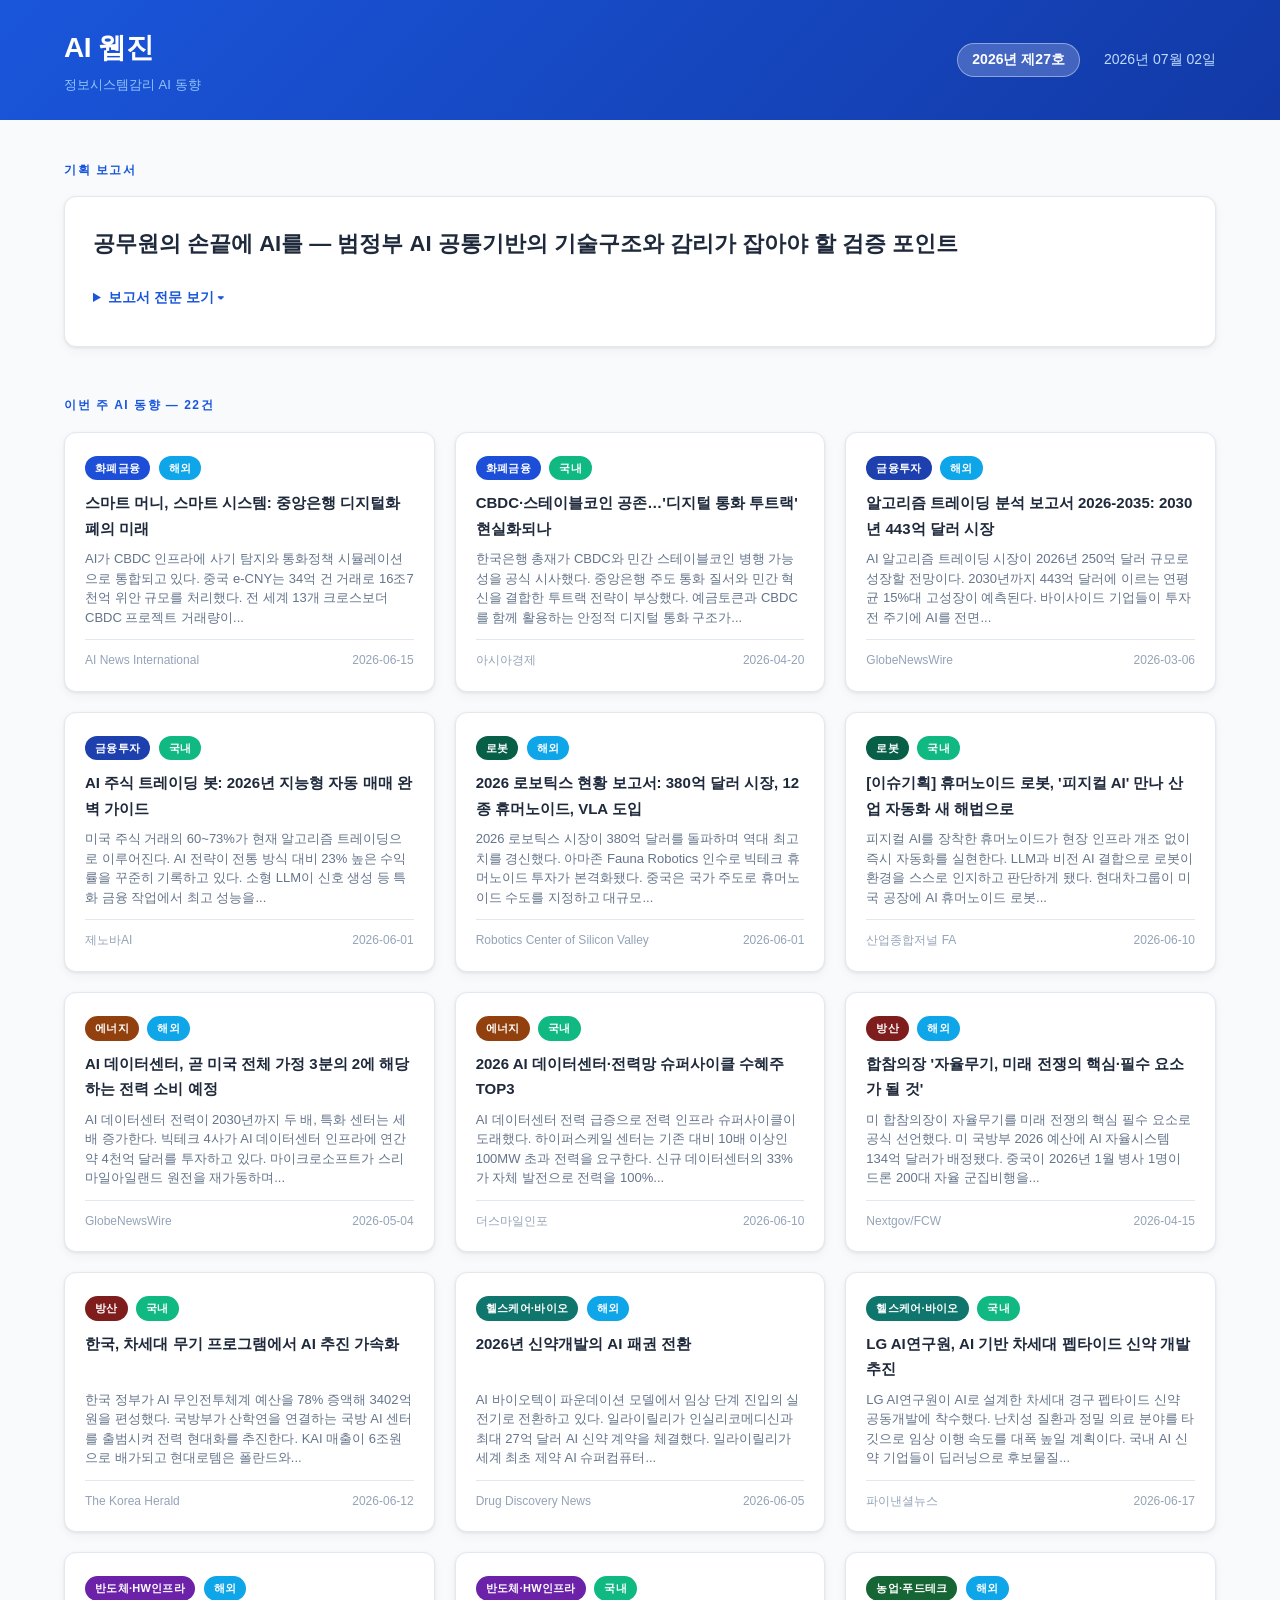
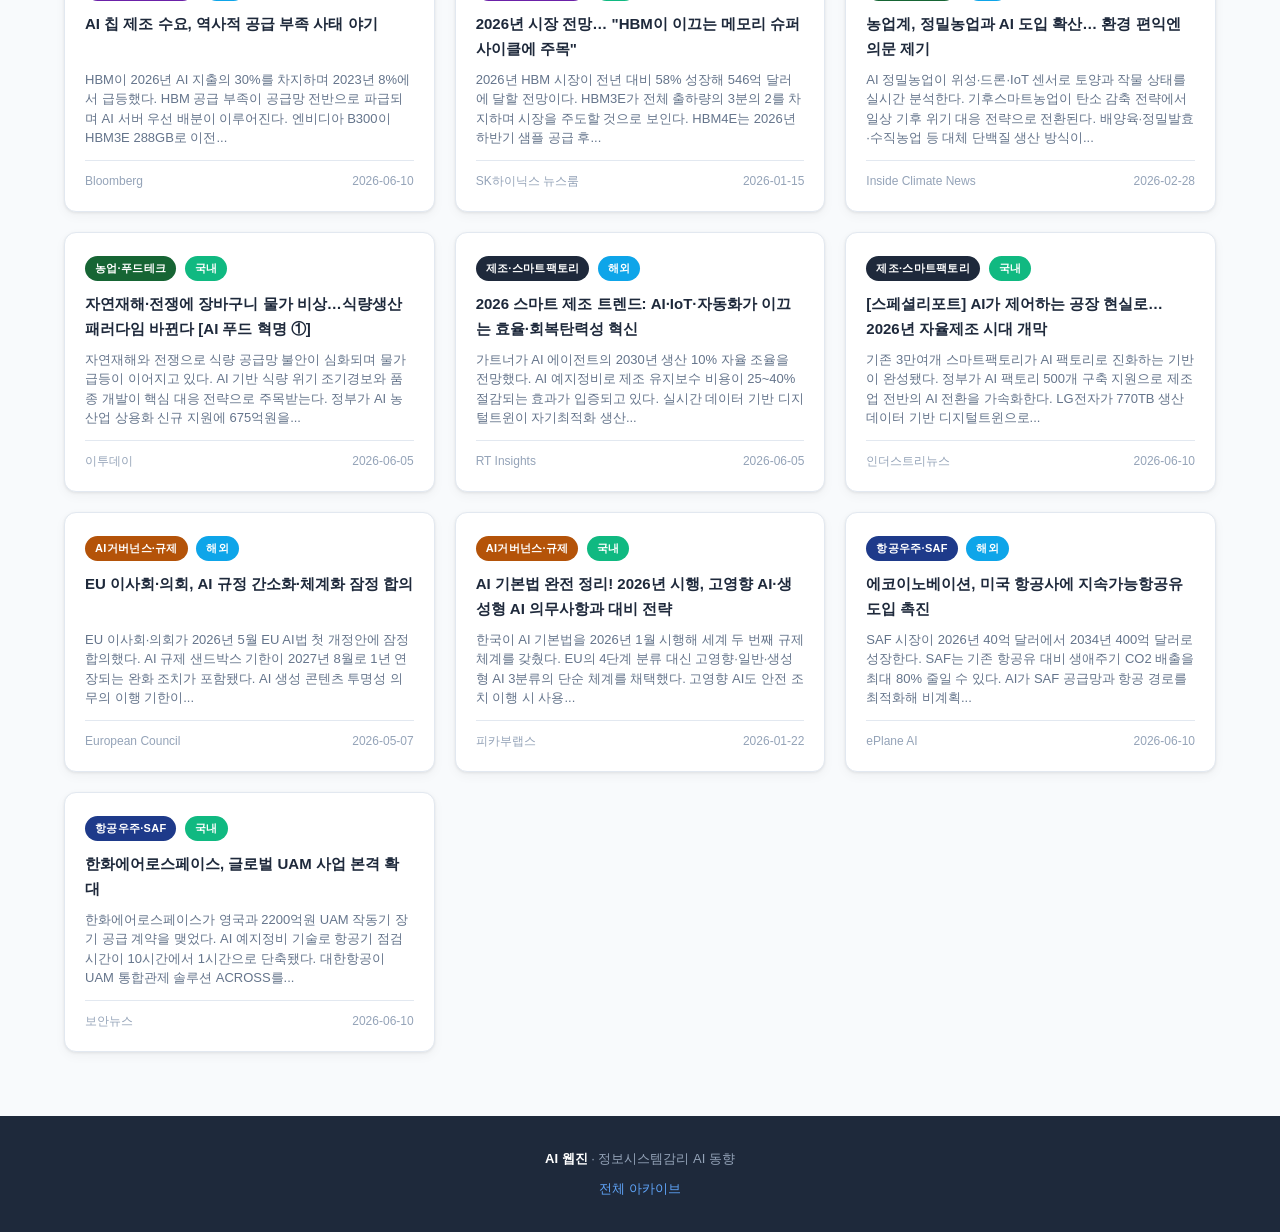
<file: site/issues/2026-W27/index.html>
<!DOCTYPE html>
<html lang="ko">
<head>
  <meta charset="UTF-8">
  <meta name="viewport" content="width=device-width, initial-scale=1.0">
  <title>공무원의 손끝에 AI를 — 범정부 AI 공통기반의 기술구조와 감리가 잡아야 할 검증 포인트 — AI 웹진 2026년 제27호</title>
  <link rel="stylesheet" href="../../assets/css/webzine.css">
</head>
<body>
  <header class="site-header">
    <div class="container">
      <div class="header-inner">
        <div class="logo">
          <a href="../../" style="text-decoration:none;color:inherit">
            <span class="logo-text">AI 웹진</span>
            <span class="logo-subtitle">정보시스템감리 AI 동향</span>
          </a>
        </div>
        <div style="display:flex;align-items:center;gap:12px">
          <span class="issue-badge">2026년 제27호</span>
          <span class="pub-date">2026년 07월 02일</span>
        </div>
      </div>
    </div>
  </header>

  <main>
    <div class="container">

      
      <section>
        <div class="section-label">기획 보고서</div>
        <div class="report-card">
          <div class="report-title">공무원의 손끝에 AI를 — 범정부 AI 공통기반의 기술구조와 감리가 잡아야 할 검증 포인트</div>
          <details>
            <summary>보고서 전문 보기 ▾</summary>
            <div class="report-body">
              <h1>공무원의 손끝에 AI를 — 범정부 AI 공통기반의 기술구조와 감리가 잡아야 할 검증 포인트</h1>

<p>---</p>

<h2>1. 중복·낭비·보안 딜레마를 한 번에: 범정부 AI 공통기반이 탄생한 이유</h2>

<p>[[IMG: government AI infrastructure Korea policy 2026]]</p>

<p>:::BOX{범정부 AI 공통기반}</p>
<p>한국 정부가 각 부처·지자체가 개별적으로 AI를 도입하는 대신, 행정안전부와 과학기술정보통신부가 공동으로 구축·운영하는 AI 서비스 플랫폼이다. 민간 LLM(삼성SDS·네이버클라우드 등)을 정부 내부 행정망에 보안 격리 방식으로 연결하여, 전국 중앙부처와 지방정부 공무원이 중복 계약·중복 예산 없이 동일한 AI 서비스를 사용할 수 있도록 설계됐다. 2025년 11월 시범 가동 후 2026년 3월 전면 확대되었다.</p>
<p>:::</p>

<h3>왜 지금 공통기반인가: 세 가지 구조적 배경</h3>

<p>공공기관마다 제각각 AI를 도입하던 기존 방식은 세 가지 모순을 누적시켰다. 첫째, 중복 투자 낭비다. 서울시가 GPT 기반 챗봇을 구축하면 경기도도, 인천시도 유사한 시스템을 별도로 계약한다. 전국 226개 지자체가 유사한 AI 민원 시스템을 각자 구축하면 비용만 수천억 원이 흩어진다. 둘째, 보안 딜레마다. 공무원이 민감한 행정문서를 외부 클라우드 AI(ChatGPT 등)에 입력할 경우, 데이터가 해외 서버로 전송된다. 국정원 N²SF(국가망보안체계) 원칙상 기밀·민감 등급 데이터는 인터넷망을 통해 외부로 유출될 수 없다. 셋째, 역량 격차다. 중앙부처는 AI 전담팀을 구성할 수 있지만, 군단위 지자체나 소규모 공공기관은 AI 도입 자체가 불가능하다.</p>

<p>:::BOX{N²SF(국가망보안체계)}</p>
<p>국가정보원이 정한 정부 네트워크 보안 등급 체계로, 업무 성격에 따라 인터넷망·업무망·기밀망으로 분리 운영한다. AI 서비스가 외부 API를 사용할 경우 인터넷망을 경유해야 하므로, 민감 행정정보의 AI 처리는 원칙적으로 제한된다. 범정부 AI 공통기반은 민간 AI를 정부 내부 행정망 안쪽에 설치(온프레미스 또는 전용 프라이빗 클라우드)하여 이 딜레마를 우회한다.</p>
<p>:::</p>

<h3>법·제도가 만든 추진 동력</h3>

<ul>
<li><strong>AI기본법(2026년 1월 22일 시행):</strong> 인공지능 발전과 신뢰 기반 조성 등에 관한 기본법이 세계 최초로 시행됨. 고영향 AI 사업자에게 안전신뢰문서 구비 및 생성형 AI 결과물 표시 의무가 부과됨 (출처: 국가법령정보센터, 2026)</li>
<li><strong>디지털플랫폼정부(DPG) 실현계획:</strong> 2023~2027년 5개년 로드맵에 따라 분산된 공공서비스 1,500여 종을 단계적으로 통합 (출처: 행정안전부, 2023)</li>
<li><strong>공공부문 초거대 AI 도입·활용 가이드라인 2.0:</strong> 디지털플랫폼정부위원회와 NIA가 2025년 4월 배포. 5대 도입 원칙, 데이터 보안등급 분류, RAG 기술 기준, AI 과제 생애주기 성과지표 포함 (출처: NIA·디지털플랫폼정부위원회, 2025)</li>
<li><strong>우선이용원칙:</strong> 개별 부처가 AI를 독자 구축하기 전에 범정부 공통기반 활용 가능 여부를 먼저 검토하도록 권고하는 행정 내부 지침. 중복투자방지위원회 심의 대상에 AI 시스템이 포함됨</li>
</ul>

<p>[[IMG: Korea digital platform government DPG framework]]</p>

<p>> "이번 범정부 AI 공통기반 서비스로 공공부문의 일하는 방식을 혁신하고, 정부 운영의 효율성을 더욱 높일 수 있을 것으로 기대한다." — 윤호중, 행정안전부 장관 (대한민국 정책브리핑, 2025)</p>

<p>---</p>

<h2>2. 숫자가 말하는 3년의 질주: 2024~2026 공공 AI 확산 궤적</h2>

<p>[[IMG: South Korea public sector AI adoption statistics timeline 2024 2026]]</p>

<h3>도입 현황이 보여주는 변곡점</h3>

<p>2024년을 기준으로 공공기관 412개 중 65.0%(268개)가 AI를 도입했다 (출처: SPRI, 2025). 이는 전년 대비 큰 폭의 증가다. 활용 방식을 보면 업무효율화 목적이 55.1%, 대민서비스 목적이 44.9%로 내부 업무와 외부 서비스가 거의 균형을 이루고 있다. 기술 유형별로는 언어지능(36%), 전문가시스템(34.5%), 시각지능(19.2%) 순으로, 텍스트 기반 언어 AI가 가장 빠르게 확산 중이다.</p>

<p>공공·행정·국방 분야 AI 도입 비중은 24.8%로 정보통신(46.0%), 제조(35.7%)에 이어 3위다 (출처: 과기정통부·SPRI, 2024). 그러나 2015~2024년 공공 조달 AI 계약 건수 총 6,975건 중 상당수가 PoC(개념검증) 단계에 머물러 실증 전환이 여전히 과제로 남아 있다.</p>

<h3>예산 폭발: 3배 증가의 배경</h3>

<p>| 연도 | 정부 AI 예산 | 전년 대비 증감 |</p>
<p>|------|------------|-------------|</p>
<p>| 2024 | ~3.3조 원 | 기준 |</p>
<p>| 2025 | ~3.3조 원 | 유지 |</p>
<p>| 2026 | 9.9조 원 | +3배 이상 |</p>

<p>2026년 정부 전체 AI 예산 9.9조 원은 전년 대비 약 3배 증가다 (출처: 기획재정부, 2025). 과기정통부 단독으로 AI 분야에 5.1조 원을 투입하며, 이 중 2조 805억 원이 GPU 1.5만 장 추가 확보에 배정됐다. 민관합작 SPC(특수목적법인)를 통해 2조 원 규모 국가AI컴퓨팅센터를 구축하고, 2027년 개소 후 GPUaaS(서비스형 GPU) 방식으로 산학연에 제공할 계획이다 (출처: ZDNet Korea, 2026).</p>

<h3>인프라 확보 로드맵</h3>

<ul>
<li><strong>2026년:</strong> GPU 1만 8천 장 확보 (국가AI컴퓨팅센터 + 슈퍼컴퓨터 6호기)</li>
<li><strong>2028년:</strong> GPU 5만 2천 장 (출처: 과기정통부, 2026)</li>
<li><strong>2030년:</strong> GPU 26만 장 목표 (출처: 대한민국 인공지능 기본계획 2026~2028)</li>
</ul>

<p>> "2026년은 AI 계획에서 실행으로 전환하는 해입니다. AI 인프라 확대와 기록적인 연구 예산이 첫 해의 핵심 성과입니다." — 배경훈, 과학기술정보통신부 장관 (Korea Times, 2026)</p>

<h3>5개 소버린 AI 컨소시엄의 등장</h3>

<p>과기정통부는 네이버·SKT·LG·엔씨소프트·업스테이지 5개 컨소시엄에 약 5,300억 원을 투자해 국산 파운데이션 모델 개발을 지원하고 있다 (출처: 과기정통부, 2025). 이 국산 모델들이 범정부 AI 공통기반에 연동될 경우, 해외 모델 의존도를 낮추고 행정 특화 학습을 통해 한국어 법령·민원 처리 성능을 높일 수 있다.</p>

<p>[[IMG: Korea sovereign AI model development NAVER SKT LG]]</p>

<p>---</p>

<h2>3. 세 가지 압력이 교차하는 지금: 공통기반이 갑자기 주목받는 이유</h2>

<p>[[IMG: government AI chatbot admin network security Korea 2025]]</p>

<h3>압력 1: AI기본법 시행의 실질적 의무화</h3>

<p>2026년 1월 22일 AI기본법 시행은 단순한 선언이 아니다. 고영향 AI(채용·대출·의료·공공서비스 등)를 운영하는 사업자는 위험 관리·데이터 관리·인간 개입 절차를 담은 '안전신뢰문서'를 구비해야 한다. 생성형 AI 서비스는 AI 생성물 표시(워터마크·라벨링)를 의무화해야 한다. 위반 시 최대 3,000만 원 과태료가 부과될 수 있으며, 공공기관이 직접 운영하는 AI 서비스도 예외가 아니다. 1년 계도기간이 있으나 2027년부터 실제 집행이 시작된다 (출처: 국가법령정보센터, 2026).</p>

<h3>압력 2: 공공기관 경영평가에 AI 활용 가점 신설</h3>

<p>기획재정부는 2026년 공공기관 경영평가에 AI 활용 가점(1.5점)을 신설했다 (출처: 기획재정부, 2025). 행정안전부는 지방공기업 경영평가 AI 활용 항목 배점을 2.0점에서 3.0점으로 확대했다. 이로 인해 각 기관은 AI를 도입해야 한다는 '가시적 압력'을 받게 됐으며, 범정부 공통기반을 활용하면 자체 구축 없이 빠르게 점수를 확보할 수 있다.</p>

<h3>압력 3: 민원·행정 서비스의 품질 요구 급등</h3>

<p>서울시는 이미 AI 상담 챗봇 '서울톡'을 운영 중이며, 경기 광주시는 생성형 AI 민원 챗봇·콜봇을 2025년 12월부터 시범 운영하고 있다 (출처: G-NEWS, 2025). 용인시는 LLM 기반 민원 안내 플랫폼을 구축 중이다. 시민들은 이미 민간 AI 서비스(카카오·네이버)의 자연스러운 대화형 인터페이스에 익숙해졌기 때문에, 공공 민원 서비스에도 동일 수준의 품질을 기대한다.</p>

<p>:::BOX{RAG(검색증강생성)}</p>
<p>Retrieval-Augmented Generation의 약자. LLM이 내장된 학습 지식만으로 답변하지 않고, 실시간으로 외부 문서 데이터베이스를 검색한 뒤 그 결과를 근거로 삼아 답변을 생성하는 기술이다. 공공 AI에서 RAG는 최신 법령·고시·민원 지침을 실시간으로 참조하게 해 정확도를 높이고 환각(hallucination)을 억제하는 핵심 장치다. 범정부 AI 공통기반에서도 공개 행정문서를 RAG 방식으로 LLM에 연계하는 것이 핵심 구조다.</p>
<p>:::</p>

<p>---</p>

<h2>4. 공통기반의 내부 기술구조: 계층별 아키텍처 해부</h2>

<p>[[IMG: RAG architecture LLM vector database government documents]]</p>

<h3>계층 1: GPU 컴퓨팅 계층</h3>

<p>국가AI컴퓨팅센터와 민간 클라우드 사업자의 GPU 인프라가 기반을 형성한다. 행안부는 민간 AI를 정부 내부망에서 '외부 통신 없이' 활용하는 방식을 채택했다. 삼성SDS와 네이버클라우드가 제공하는 AI 챗서비스는 각자의 온프레미스 또는 전용 프라이빗 클라우드에 배포된 모델이 행정망 내부 API를 통해 서비스된다.</p>

<h3>계층 2: LLM 모델 계층</h3>

<p>현재 공통기반에는 두 종류의 모델이 공존한다.</p>
<ul>
<li><strong>민간 상용 LLM:</strong> 삼성SDS의 FabriX AI, 네이버클라우드의 HyperCLOVA X 계열</li>
<li><strong>국산 파운데이션 모델(예정):</strong> 2026년 독자 AI 파운데이션 모델 선정 후 공통기반 연동 계획 (출처: 행정안전부·과기정통부, 2026)</li>
</ul>

<p>:::BOX{멀티모델 전략}</p>
<p>단일 LLM에 의존하지 않고 여러 모델을 병행 운영하는 전략이다. 민간에서는 Model Router가 쿼리 유형에 따라 가장 적합한 모델로 요청을 자동 분배한다. 공공 영역에서 멀티모델 전략은 특정 벤더 의존(락인) 방지, 가격 협상력 유지, 특정 모델 장애 시 서비스 연속성 확보의 세 가지 장점이 있다.</p>
<p>:::</p>

<h3>계층 3: 데이터·RAG 계층</h3>

<p>:::BOX{벡터 데이터베이스}</p>
<p>텍스트·문서를 수치 벡터로 변환(임베딩)하여 저장하고, 의미적으로 유사한 문서를 빠르게 검색하는 데이터베이스다. RAG 시스템에서 LLM이 답변을 생성하기 전에 벡터DB를 검색해 관련 행정문서를 가져온다. 공공 환경에서는 민감 문서와 공개 문서의 분리 저장, 접근 권한 통제, 인덱스 최신성 관리가 핵심 운영 과제다.</p>
<p>:::</p>

<p>공공 AI에서 RAG 파이프라인은 다음 단계로 구성된다.</p>

<p>1. <strong>문서 수집·전처리:</strong> 법령·고시·민원 매뉴얼·행정 지침을 PDF·HWP·공공데이터포털 API에서 수집</p>
<p>2. <strong>청킹(Chunking):</strong> 문서를 일정 단위(500~1,000 토큰)로 분할</p>
<p>3. <strong>임베딩:</strong> 분할된 청크를 벡터로 변환하여 벡터DB에 저장</p>
<p>4. <strong>검색(Retrieval):</strong> 사용자 질의를 벡터화해 의미 유사도 기준 상위 K개 청크 반환</p>
<p>5. <strong>생성(Generation):</strong> 검색된 청크를 컨텍스트로 LLM에 전달하여 최종 답변 생성</p>
<p>6. <strong>출처 표시:</strong> 답변 근거가 된 문서명·조항·발행일을 인용 표기</p>

<p>NIA의 「공공부문 초거대 AI 도입·활용 가이드라인 2.0」은 데이터 보안등급 분류와 망 보안체계 준수를 핵심 요건으로 명시하고 있다 (출처: NIA·디지털플랫폼정부위원회, 2025).</p>

<h3>계층 4: API 게이트웨이 및 보안 계층</h3>

<p>[[IMG: government API gateway security zero trust network segmentation]]</p>

<p>행정망 내 AI 서비스는 단순한 API 호출이 아니다. 보안 계층은 다음과 같이 구성된다.</p>

<ul>
<li><strong>망분리 준수:</strong> 인터넷망·업무망·기밀망 간 데이터 이동 통제</li>
<li><strong>API 게이트웨이:</strong> 기관별 사용량 제어, 쿼리 로깅, 이상 탐지</li>
<li><strong>접근통제(RBAC):</strong> 역할 기반 접근통제로 담당자 권한 범위 내 쿼리만 허용</li>
<li><strong>감사 로그:</strong> 누가, 언제, 어떤 문서에 대해, 어떤 질의를 했는지 감사추적 기록</li>
<li><strong>금칙어 필터:</strong> 민감 개인정보(주민번호·계좌번호) 자동 마스킹, 정치·사회적 편향 질의 차단</li>
</ul>

<p>KISA는 2025년 AI 보안 안내서(113개 항목)로 개발·서비스 전 단계 보안 요구사항을 제시했으며, 국정원은 AI 보안 가이드북(15개 위협 유형·30개 보안대책·57개 체크리스트)을 2025년 12월 배포했다 (출처: 국정원, 2025).</p>

<h3>계층 5: 서비스 및 관리 계층</h3>

<p>공무원이 직접 접하는 서비스 유형은 다음과 같다.</p>

<ul>
<li><strong>행정 문서 작성 지원:</strong> 보고서·공문 초안 생성, 법령 기반 근거 조항 자동 삽입</li>
<li><strong>법령·지침 검색 및 요약:</strong> 질의응답 방식의 법령 해석 지원</li>
<li><strong>민원 처리 지원:</strong> 민원 유형 분류, 답변 초안 생성, 관련 부서 라우팅</li>
<li><strong>회의 지원:</strong> 회의록 요약, 결정 사항 자동 추출</li>
<li><strong>업무 에이전트:</strong> 메일·메신저·일정·문서 관리 시스템과 연동된 복합 작업 자동화</li>
</ul>

<p>행안부는 지능형 업무관리 플랫폼(메일·메신저·영상회의 AI 연계)을 과기정통부·행안부·식약처에서 시범 운영했다 (출처: 행정안전부, 2025).</p>

<p>> "AI 시대의 승자는 가장 통제 가능한 시스템을 만드는 기업이다. 투명성·설명 가능성·통제성이 AI 거버넌스의 5대 원칙의 핵심이다." — 최은수, 인텔리빅스 대표이사 (서울경제, 2026)</p>

<p>---</p>

<h2>5. 기관별 활용 아키텍처: 내부망부터 에이전트까지</h2>

<p>[[IMG: Korean government agency AI architecture internal network data flow]]</p>

<h3>중앙부처 아키텍처 패턴</h3>

<p>중앙부처(예: 과기정통부)의 전형적인 활용 아키텍처는 다음과 같다.</p>

<p>```</p>
<p>[공무원 업무 단말기]</p>
<p>        ↓ (행정망 내부)</p>
<p>[범정부 AI 공통기반 API 게이트웨이]</p>
<p>        ↓</p>
<p>[LLM 서비스 레이어] ← [기관 RAG 벡터DB]</p>
<p>        ↑                        ↑</p>
<p>[삼성SDS / 네이버클라우드]    [기관 행정문서 저장소]</p>
<p>        ↑</p>
<p>[국산 파운데이션 모델 (예정)]</p>
<p>```</p>

<p>기관 자체 데이터(내부 규정·보고서·민원 이력)는 기관 소유 벡터DB에 저장되며, 공통기반 LLM은 이 DB에 접근하여 기관 맞춤형 답변을 생성한다. 기관 데이터가 공통기반 서버로 복사되지 않는 '데이터 주권 분리 원칙'이 핵심 설계 기준이다.</p>

<h3>지방자치단체 아키텍처 패턴</h3>

<p>지자체는 자체 GPU 인프라가 없으므로 공통기반에 전적으로 의존한다. 경기 광주시의 사례처럼 민원 챗봇·콜봇을 공통기반 API와 연결하여 구현한다. 지자체 고유 조례·생활정보·시설 안내 데이터는 지자체 자체 벡터DB에 구축하여 RAG 소스로 활용한다.</p>

<p>:::BOX{AI 에이전트(공공 맥락)}</p>
<p>단순 질의응답을 넘어 여러 단계의 작업을 자율적으로 수행하는 AI 시스템이다. 예를 들어 "이번 주 접수된 건축 민원 중 미처리 건을 담당자별로 분류해 알림을 보내라"는 복합 지시를 LLM이 스스로 계획·실행하는 방식이다. Gartner는 2028년까지 정부의 80%가 AI 에이전트를 도입해 정형 의사결정을 자동화할 것으로 예측한다 (Gartner, 2026). 공공 영역에서 에이전트 AI는 인간 감독자의 최종 승인을 필수로 설계해야 한다.</p>
<p>:::</p>

<p>---</p>

<h2>6. 신뢰는 설계에서 나온다: 보안·개인정보·환각의 삼중 위험</h2>

<p>[[IMG: AI hallucination risk public sector government document accuracy]]</p>

<h3>환각의 공공적 위험성</h3>

<p>환각(Hallucination)은 LLM이 사실이 아닌 내용을 그럴듯하게 생성하는 현상이다. 민간에서는 불편이지만 공공에서는 법적·행정적 피해로 직결된다. 실제로 국내에서 경찰 문서에 AI가 존재하지 않는 판례를 생성한 사례가 확인됐으며, 호주 정부 보고서에서 없는 논문이 인용된 사례도 발생했다 (출처: 플래텀, 2025). NIA는 "AI 환각은 단순 오류를 넘어 사회 전반의 신뢰를 무너뜨릴 수 있는 리스크"라고 경고했다 (출처: NIA 정책 리포트, 2025).</p>

<p>RAG 기반 공통기반은 환각 억제에 유리하지만 완전한 해결책은 아니다.</p>

<ul>
<li><strong>RAG의 한계:</strong> 벡터DB에 없는 정보를 질의하면 LLM이 자체 학습 데이터 기반으로 답변하며 환각 가능성이 존재</li>
<li><strong>문서 품질 의존:</strong> 수집된 행정문서에 오류·구버전이 포함될 경우, 환각보다 더 위험한 '정확한 오정보' 제공</li>
<li><strong>검색 실패:</strong> 벡터 유사도 임계값 설정이 부적절하면 관련 없는 문서를 근거로 답변 생성</li>
</ul>

<h3>개인정보 처리의 지뢰밭</h3>

<p>공공 AI의 개인정보 위험은 두 층위에서 발생한다. 첫째, 공무원이 민원인 개인정보(주민번호·연락처·신청 내역)가 포함된 문서를 AI에 입력하는 상황이다. 개인정보보호위원회는 2025년 8월 '생성형 AI 개인정보 처리 안내서'를 배포했으나, 현장 준수율은 확인이 필요하다 (출처: 개인정보보호위원회, 2025). 둘째, LLM이 학습 데이터에 포함된 개인정보를 답변에 재생산하는 위험이다. 공공 AI는 프라이버시 바이 디자인 원칙에 따라 학습 데이터 단계에서부터 개인정보를 사전 제거해야 한다.</p>

<h3>보안 위협 유형</h3>

<p>국정원 AI 보안 가이드북이 제시한 15개 위협 유형 중 공공 AI에서 특히 주의해야 할 항목은 다음과 같다.</p>

<ul>
<li><strong>프롬프트 인젝션:</strong> 악의적 사용자가 질의에 숨은 명령을 삽입해 AI의 행동을 조작. 민원 챗봇이 특정 답변을 강요당하거나 내부 시스템 정보를 누출할 위험</li>
<li><strong>모델 탈옥(Jailbreak):</strong> 금칙어 우회 기법으로 AI가 부적절한 정보를 제공하도록 유도</li>
<li><strong>데이터 포이즈닝:</strong> RAG 소스 문서에 악의적 내용을 삽입해 AI 답변을 오염</li>
<li><strong>섀도우 AI:</strong> 공식 공통기반을 우회해 공무원이 개인 계정으로 외부 AI 서비스 사용. 실효적 내부 통제 약화 우려 (출처: 삼성SDS 인사이트, 2025)</li>
</ul>

<p>---</p>

<h2>7. 공통기반을 둘러싼 두 개의 핵심 쟁점: 감리가 판단해야 할 딜레마</h2>

<p>[[IMG: centralized AI infrastructure single point failure versus distributed resilience]]</p>

<h3>쟁점 1 — 중앙집중 공통기반 vs. 기관별 자체 AI: 효율과 안정성의 트레이드오프</h3>

<p><strong>찬성 (공통기반 집중화):</strong></p>
<ul>
<li>중앙·지방정부 중복 개발·투자 제거로 재정 효율 극대화 (출처: 행정안전부, 2025)</li>
<li>인터넷망 차단 환경에서도 민간 최신 AI 활용 가능, 보안 요건과 편의성 동시 충족</li>
<li>소규모 지자체·공공기관도 별도 IT 역량 없이 즉시 AI 혜택 수혜 가능</li>
<li>보안 통제·업데이트·버전 관리를 중앙에서 일괄 처리하여 일관성 확보</li>
</ul>

<p><strong>반대 (집중화 위험):</strong></p>
<ul>
<li>공통기반 장애 발생 시 전 부처 AI 서비스 동시 마비 가능 — "단일 AI 모델=새로운 단일 장애 지점" (출처: CIO Korea, 2025). Anthropic 서비스 차단 사례가 이를 실증</li>
<li>삼성SDS·네이버클라우드 두 기업에 공공 AI 인프라가 집중됨으로써 공급망 위험과 가격 협상력 약화 우려</li>
<li>AI 오류·편향 발생 시 책임 주체가 정부인지 사업자인지 불명확 (출처: 보안뉴스, 2025)</li>
<li>KISTEP 2024 기술영향평가: "AI 중앙 집중이 빅브라더형 24시간 행동 감시로 이어질 위험" (출처: KISTEP, 2024)</li>
</ul>

<p><strong>감리 시사점:</strong> 감리인은 공통기반 의존도와 BCP(업무연속성계획)의 연계 여부를 반드시 확인해야 한다. 공통기반 장애 시 해당 기관이 수동 처리·대체 채널로 전환하는 절차가 문서화되어 있는지가 핵심 검증 항목이다.</p>

<h3>쟁점 2 — 국산 LLM vs. 해외 상용 LLM: 보안 주권과 성능 사이</h3>

<p><strong>찬성 (국산 LLM 우선):</strong></p>
<ul>
<li>온프레미스 운영 시 N²SF 정보 이동 원칙 위배 없이 기밀·민감 등급 데이터 내부 처리 가능</li>
<li>정부 공통 파운데이션 모델 구축 시 전부처 데이터 학습 보안 일원화 가능</li>
<li>한국어·행정 법령 특화 성능 우위 — 민원 응대·법령 해석 분야에서 한국어 생성 품질 높음</li>
<li>외부 API 활용 방식 대비 10~20% 수준 비용으로 도입 가능한 게이트웨이 방식 존재 (출처: LLM Capsule, 2025)</li>
</ul>

<p><strong>반대 (국산 LLM 한계):</strong></p>
<ul>
<li>32B급 모델 안정 운영 기준 초기 구축비 약 8억 원, 연간 운영비 3억~5억 원으로 중소 규모 공공기관에 부담 (출처: LLM Capsule, 2025)</li>
<li>소형 모델(7B급) 채택 시 성능 한계 및 환각 위험 잔존</li>
<li>간접 프롬프트 인젝션 공격으로 정책 왜곡·허위 정보 생성 가능성 (출처: 삼성SDS 인사이트, 2025)</li>
<li>스타트업 98%가 AI기본법 미준비 상태 (출처: 스타트업얼라이언스, 2026) — 생태계 성숙도 부족</li>
</ul>

<p><strong>감리 시사점:</strong> LLM 선정 과정에서 성능 평가(한국어 벤치마크), 보안 인증(CC인증 또는 동등 수준), 계약 조건(모델 교체 가능성, SLA, 데이터 처리 위치), 벤더 의존 탈출 계획(exit plan)이 모두 문서화되어 있는지 확인해야 한다.</p>

<h3>쟁점 3 — 감리 기준의 공백: 기존 틀로 AI를 검증할 수 있는가</h3>

<p><strong>찬성 (기존 감리기준 적용 가능):</strong></p>
<ul>
<li>행안부 고시 제2024-53호(정보시스템 감리기준)의 SD(시스템 개발)·OP(운영) 유형 점검항목을 AI 서비스에 준용 가능</li>
<li>NIA가 배포한 「지능정보기술 감리 실무 가이드」와 「공공부문 초거대 AI 도입·활용 가이드라인 2.0」이 AI 특화 검증 근거 제공 (출처: NIA, 2025)</li>
<li>AI기본법 시행으로 고영향 AI 판정 기준과 안전신뢰문서 요건이 명확화됨</li>
</ul>

<p><strong>반대 (기존 기준의 한계):</strong></p>
<ul>
<li>현행 정보시스템 감리기준에 AI 서비스 전용 점검항목이 별도 고시되지 않아 적용 해석의 일관성 부재 (출처: 법무법인 세종, 2026)</li>
<li>환각률·답변 정확도·편향성·설명가능성 등 AI 고유 품질 지표는 기존 SW 품질 기준(ISO 25010)으로 측정 불가</li>
<li>민간 AI 자격증 500여 개 난립으로 기준 부재 상태에서 감리 체계 설계 자체가 어려움 (출처: AIWORKX, 2025)</li>
<li>공공 AI 감리에 EU AI Act·NIST AI RMF·싱가포르 AI Verify와의 국제 정합성 확보 필요</li>
</ul>

<p>> "공공 고영향 AI에 대해 한국형 신뢰성 평가 프레임워크를 과기부 고시에 규정해야 한다. 현행 감리기준은 AI 시스템의 알고리즘 적정성과 데이터 편향성을 검증할 도구를 갖추지 못했다." — AIWORKX (아주경제, 2025)</p>

<p>---</p>

<h2>8. 6개월에서 3년: 감리인이 대비해야 할 전망과 실무 체크리스트</h2>

<p>[[IMG: AI audit checklist public sector Korea government compliance 2026]]</p>

<h3>단기 전망 (6개월 이내, 2026년 4분기까지)</h3>

<ul>
<li><strong>공통기반 전면 확대 완료:</strong> 2026년 3월 전 중앙·지방정부 확대 이후, 기관별 온보딩 및 실사용 현황 점검 주기 수립 필요</li>
<li><strong>AI기본법 고영향 AI 고시 확정:</strong> 시행령 입법예고 단계를 거쳐 고영향 AI 범주가 확정되면, 공공 AI 서비스의 상당수가 안전신뢰문서 구비 의무 대상이 됨</li>
<li><strong>정보시스템 예방점검 의무화:</strong> 2025년 권고에서 2026년 의무로 전환. AI 통합 관제 시스템 도입 여부가 감리 점검 대상 확대</li>
<li><strong>AI 생성물 표시 의무 계도기간 종료(2027년 1월):</strong> 준비 현황 점검이 2026년 하반기 감리에서 핵심 항목으로 등장</li>
<li><strong>공공AI사업지원센터 운영 본격화:</strong> 2026년 4월 개소한 공공AI사업지원센터가 기관 AI 도입 전주기를 지원하므로, 감리인은 센터 가이드라인을 감리 기준의 보조 근거로 활용 가능</li>
</ul>

<h3>중기 전망 (1~3년, 2027~2029)</h3>

<ul>
<li><strong>AI 에이전트 도입 본격화:</strong> Gartner 예측대로 2028년까지 정부 80%가 AI 에이전트를 도입할 경우, 에이전트의 자율 의사결정에 대한 인간 감독 구조 검증이 새로운 감리 영역으로 부상 (출처: Gartner, 2026)</li>
<li><strong>국산 파운데이션 모델 공통기반 연동:</strong> 네이버·SKT·LG·업스테이지 등 국산 모델이 공통기반에 연동되면 멀티모델 전환 시 성능·보안 재검증 필요</li>
<li><strong>국가AI컴퓨팅센터 개소(2027년):</strong> GPUaaS 방식으로 산학연에 개방되면 공공 AI 서비스의 인프라 기반이 변화하며, 클라우드 의존도와 데이터 거버넌스 재점검 필요</li>
<li><strong>AI 거버넌스 감사 제도화:</strong> AI기본법 시행령이 확정되고 과태료 부과가 시작되는 2027년 이후, AI 감리는 IT 감리에서 독립된 전문 영역으로 분화될 가능성이 높음</li>
<li><strong>공공 AI 서비스 성숙도 격차 심화:</strong> 중앙부처-기초지자체 간 AI 활용 역량 격차가 커지면서, 감리인은 기관 규모별 차등 검증 기준 적용이 필요해짐</li>
</ul>

<p>---</p>

<h3>정보시스템 감리 실무 체크리스트</h3>

<p>아래 체크리스트는 행안부 고시 제2024-53호(정보시스템 감리기준), NIA 「지능정보기술 감리 실무 가이드」, NIA·디지털플랫폼정부위원회 「공공부문 초거대 AI 도입·활용 가이드라인 2.0」, 국정원 AI 보안 가이드북(2025), AI기본법(2026.1.22 시행)을 종합하여 도출하였다.</p>

<p>#### A. 요구사항 적합성 검증</p>

<ul>
<li>[ ] <strong>범정부 공통기반 우선이용 검토 여부:</strong> 자체 AI 구축 전 공통기반 활용 가능성을 검토한 문서가 존재하는가? 중복투자방지 심의 대상 해당 여부 확인</li>
<li>[ ] <strong>고영향 AI 해당 여부 판정:</strong> AI기본법상 고영향 AI(채용·복지·의료·공공서비스 등) 해당 여부를 사전 검토하고, 해당 시 '안전신뢰문서'가 구비되어 있는가?</li>
<li>[ ] <strong>AI 생성물 표시 이행 계획:</strong> 공무원 또는 시민에게 제공되는 AI 생성 결과물에 AI 작성 표시(워터마크·고지 문구)가 반드시 표기되는 기술적 장치가 구현되어 있는가?</li>
<li>[ ] <strong>요구사항 명세의 AI 특화 항목 포함 여부:</strong> 환각 허용 임계값, 응답 지연시간(SLA), 언어 정확도 목표치, 서비스 가용성 목표(예: 99.9%)가 사업 요구사항 명세서에 명시되어 있는가?</li>
</ul>

<p>#### B. 데이터·RAG 품질 검증</p>

<ul>
<li>[ ] <strong>데이터 보안등급 분류:</strong> 공통기반에 연계하는 행정문서의 보안등급(공개·대외비·비밀)이 분류되었으며, 등급별로 연계 허용 여부가 정책으로 규정되어 있는가?</li>
<li>[ ] <strong>RAG 소스 문서의 최신성 관리:</strong> 법령·고시·지침 등 RAG 소스 문서의 자동 업데이트 주기와 구버전 아카이브 처리 정책이 문서화되어 있는가?</li>
<li>[ ] <strong>임베딩·벡터DB 검색 정확도 측정:</strong> 벡터 유사도 임계값 설정 근거와 검색 정밀도(Precision)/재현율(Recall) 측정 결과가 존재하는가? 정기 재평가 일정이 계획되어 있는가?</li>
<li>[ ] <strong>출처 표시 기능 구현:</strong> AI 답변에 참조 문서명·조항·발행일·URL이 자동으로 인용 표기되는가? 사용자가 원문을 검증할 수 있는 링크가 제공되는가?</li>
<li>[ ] <strong>개인정보 사전 처리 절차:</strong> RAG 소스 문서 수집 단계에서 개인정보(주민번호·연락처·신청자 정보)가 자동 마스킹 또는 제거되는 기술적 장치가 있는가? 개인정보보호위원회 '생성형 AI 개인정보 처리 안내서' 준수 여부</li>
</ul>

<p>#### C. 보안 및 접근통제 검증</p>

<ul>
<li>[ ] <strong>망분리·내부망 격리 확인:</strong> 공통기반 LLM이 외부 인터넷과 통신하지 않는 구조임을 네트워크 아키텍처 문서와 방화벽 정책으로 확인. N²SF 정보 이동 원칙 위반 여부 점검</li>
<li>[ ] <strong>역할기반 접근통제(RBAC) 구현:</strong> 공무원의 소속 부서·담당 업무 범위에 따라 접근 가능한 RAG 소스 문서와 API 기능이 제한되는가? 불필요한 권한 부여 없음을 확인</li>
<li>[ ] <strong>금칙어·프롬프트 인젝션 방어:</strong> 민감 개인정보 자동 마스킹, 프롬프트 인젝션 탐지, 금칙어 필터의 동작 여부를 테스트 케이스로 확인</li>
<li>[ ] <strong>감사 로그 완전성:</strong> 쿼리 내용·사용자 ID·시각·응답 내용·참조 문서 전체가 로그에 기록되며, 로그가 변조 불가능한 저장소에 90일 이상 보관되는가?</li>
<li>[ ] <strong>국정원 AI 보안 가이드북 57개 체크리스트 이행 여부:</strong> 15개 위협 유형별 보안대책 적용 현황이 자체 점검 결과로 문서화되어 있는가?</li>
</ul>

<p>#### D. LLM 모델 선정·운영 검증</p>

<ul>
<li>[ ] <strong>LLM 선정 기준 문서화:</strong> 성능 평가(한국어 벤치마크 점수), 보안 인증(CC인증 또는 동등 인증), 계약 조건(데이터 처리 위치·SLA·모델 교체 조항)이 선정 기준으로 문서화되어 있는가?</li>
<li>[ ] <strong>벤더 종속 탈출 계획(Exit Plan):</strong> 현재 LLM 사업자와의 계약 종료 또는 장애 시 대체 모델로 전환하는 절차와 기술적 방안(API 추상화 레이어 등)이 준비되어 있는가?</li>
<li>[ ] <strong>멀티모델 전략 검토 여부:</strong> 단일 LLM 의존 위험을 완화하기 위한 백업 모델 또는 멀티모델 라우팅 방안이 설계 문서에 포함되어 있는가?</li>
<li>[ ] <strong>모델 성능 드리프트 모니터링:</strong> LLM 업데이트·파인튜닝 후 기존 답변 품질이 저하되지 않는지를 정기적으로 평가하는 회귀 테스트 계획이 존재하는가?</li>
<li>[ ] <strong>환각 억제 지표 측정:</strong> 답변 정확도(Faithfulness), 답변 관련성(Answer Relevance), 컨텍스트 정확도(Context Precision) 등 VERA 또는 동등 프레임워크 기반 정기 평가가 수행되는가? (출처: NIA, 2025)</li>
</ul>

<p>#### E. 서비스 품질 및 운영통제 검증</p>

<ul>
<li>[ ] <strong>AI 과제 생애주기 성과지표 적용:</strong> PoC(개념검증)→파일럿→운영 각 단계별 성과지표(투입·과정·산출·결과)가 정의되어 있으며, 운영 단계 진입 기준이 명확한가? (출처: NIA 가이드라인 2.0, 2025)</li>
<li>[ ] <strong>사용자 만족도 및 오류 신고 체계:</strong> 공무원·시민 사용자의 AI 답변 오류를 신고하고 피드백을 반영하는 프로세스가 운영되며, 피드백 반영 주기가 규정되어 있는가?</li>
<li>[ ] <strong>BCP(업무연속성계획) 연계:</strong> 공통기반 장애 발생 시 대체 수단(수동 처리·대체 채널)으로 전환하는 절차가 BCP에 명시되어 있으며, 연간 1회 이상 훈련이 실시되는가?</li>
<li>[ ] <strong>인간 검토 의무 규정:</strong> 고영향 결정(행정처분·복지 수급 판단 등)에 AI 결과를 활용할 경우, 반드시 담당 공무원의 검토·승인을 거치도록 하는 절차가 업무 매뉴얼에 규정되어 있는가?</li>
<li>[ ] <strong>통합 관제 시스템 도입:</strong> 2026년 정보시스템 예방점검 의무화에 따라 AI 서비스의 성능·가용성·이상 탐지를 실시간 모니터링하는 통합 관제 체계가 구축되어 있는가?</li>
</ul>

<p>#### F. 거버넌스 및 감사추적 검증</p>

<ul>
<li>[ ] <strong>AI 거버넌스 조직 구성:</strong> AI 서비스 운영 책임자(AI 책임자 또는 동등 직위), 윤리 검토 기구, 이의신청 처리 절차가 조직도와 직무 기술서에 명시되어 있는가?</li>
<li>[ ] <strong>AI 편향성 정기 점검:</strong> 민원 처리·복지 수급 안내 등 대민 서비스에서 성별·연령·지역 등 인구통계적 편향이 발생하는지를 정기적으로 분석하는 절차가 있는가?</li>
<li>[ ] <strong>AI 결정 설명가능성:</strong> 시민이 자신에게 영향을 미치는 AI 결정의 근거를 요청할 경우, 담당 공무원이 이를 설명할 수 있는 수준의 기록이 유지되는가? (AI기본법 제27조 정부 윤리원칙 공표 의무 연계)</li>
<li>[ ] <strong>섀도우 AI 방지 정책:</strong> 공식 공통기반을 우회한 외부 AI 서비스 사용을 금지하는 내부 규정과 기술적 차단 조치(URL 필터링 등)가 병행 시행되는가?</li>
</ul>

<p>---</p>

<p><strong>참고 자료:</strong></p>

<ul>
<li>국가법령정보센터, 「인공지능 발전과 신뢰 기반 조성 등에 관한 기본법(AI기본법)」, 2026. https://www.law.go.kr/lsInfoP.do?lsiSeq=268543</li>
<li>행정안전부, 「정보시스템 감리기준」 고시 제2024-53호, 2024. https://www.law.go.kr/행정규칙/정보시스템감리기준</li>
<li>NIA 한국지능정보사회진흥원, 「공공부문 초거대 AI 도입·활용 가이드라인 2.0」, 2025. https://www.nia.or.kr/site/nia_kor/ex/bbs/View.do?cbIdx=99953&bcIdx=27985</li>
<li>NIA 한국지능정보사회진흥원, 「지능정보기술 감리 실무 가이드」. https://www.nia.or.kr/site/nia_kor/ex/bbs/View.do?cbIdx=99860&bcIdx=25211&parentSeq=25211</li>
<li>국가정보원, 「국가·공공기관 AI 보안 가이드북」(15개 위협·57개 체크리스트), 2025. https://www.maip.kr/bbs/board.php?bo_table=b51&wr_id=1668</li>
<li>행정안전부·과기정통부, 범정부 AI 공통기반 서비스 보도자료, 2025.11. https://www.mois.go.kr/frt/bbs/type010/commonSelectBoardArticle.do?bbsId=BBSMSTR_000000000008&nttId=121943</li>
<li>디지털플랫폼정부위원회, 「공공부문 초거대 AI 도입·활용 가이드라인 2.0」, 2025.04. https://www.dpg.go.kr/DPG/contents/DPG03020000.do?schM=view&id=20250416154050742370</li>
<li>SPRI 소프트웨어정책연구소, 「2024년 공공부문 AI 도입현황 연구(RE-188)」, 2025. https://spri.kr/download/23669</li>
<li>OECD, 「Digital Government Review of Korea 2025」. https://www.oecd.org/en/publications/digital-government-review-of-korea_9defc197-en.html</li>
<li>개인정보보호위원회, 「생성형 AI 개인정보 처리 안내서」, 2025.08.</li>
<li>과기정통부, 「대한민국 인공지능 기본계획 2026~2028」. https://smartcity.go.kr/wp-content/uploads/2026/03/</li>
<li>Gartner, "Gartner Predicts At Least 80 Percent of Governments Will Deploy AI Agents to Automate Routine Decision-Making by 2028", 2026.03. https://www.gartner.com/en/newsroom/press-releases/2026-03-17</li>
<li>한국지능정보사회진흥원(NIA), AI 환각 위험 관리와 창의적 활용을 위한 정책 대응 전략, 2025.</li>
<li>삼성SDS, 「LLM 주요 취약점 분석」 인사이트 리포트. https://www.samsungsds.com/kr/insights/vulnerabilities-in-large-language-models.html</li>
<li>KISDI, 「인공지능 윤리기준 실천 자율점검표」. https://kisdi.re.kr</li>
<li>LLM Capsule, 「공공기관 생성형 AI 도입 3가지 방식」. https://llmcapsule.ai/ko/resources/learn/public-sector-genai-three-approaches-in-korea</li>
</ul>
            </div>
          </details>
        </div>
      </section>

      
      <section>
        <div class="section-label">이번 주 AI 동향 — 22건</div>
        <div class="articles-grid">
          
          <div class="article-card">
            <div>
              <span class="topic-tag" style="background:#1D4ED8">화폐금융</span>
              
              <span class="topic-tag" style="background:#0EA5E9;margin-left:4px">해외</span>
              
            </div>
            <div class="article-title">
              <a href="https://www.ainewsinternational.com/smart-money-smarter-systems-the-future-of-central-bank-digital-currencies/" target="_blank" rel="noopener">스마트 머니, 스마트 시스템: 중앙은행 디지털화폐의 미래</a>
            </div>
            <div class="article-summary">AI가 CBDC 인프라에 사기 탐지와 통화정책 시뮬레이션으로 통합되고 있다. 중국 e-CNY는 34억 건 거래로 16조7천억 위안 규모를 처리했다. 전 세계 13개 크로스보더 CBDC 프로젝트 거래량이...</div>
            <div class="article-meta">
              <span>AI News International</span>
              <span>2026-06-15</span>
            </div>
          </div>
          
          <div class="article-card">
            <div>
              <span class="topic-tag" style="background:#1D4ED8">화폐금융</span>
              
              <span class="topic-tag" style="background:#10B981;margin-left:4px">국내</span>
              
            </div>
            <div class="article-title">
              <a href="https://www.asiae.co.kr/article/2026042015080453500" target="_blank" rel="noopener">CBDC·스테이블코인 공존…'디지털 통화 투트랙' 현실화되나</a>
            </div>
            <div class="article-summary">한국은행 총재가 CBDC와 민간 스테이블코인 병행 가능성을 공식 시사했다. 중앙은행 주도 통화 질서와 민간 혁신을 결합한 투트랙 전략이 부상했다. 예금토큰과 CBDC를 함께 활용하는 안정적 디지털 통화 구조가...</div>
            <div class="article-meta">
              <span>아시아경제</span>
              <span>2026-04-20</span>
            </div>
          </div>
          
          <div class="article-card">
            <div>
              <span class="topic-tag" style="background:#1E40AF">금융투자</span>
              
              <span class="topic-tag" style="background:#0EA5E9;margin-left:4px">해외</span>
              
            </div>
            <div class="article-title">
              <a href="https://www.globenewswire.com/news-release/2026/03/06/3250842/28124/en/Algorithmic-Trading-Analysis-Report-2026-2035-A-44-34-Billion-Market-by-2030-with-Virtu-Financial-Inc-IG-Group-Holdings-Plc-FXCM-Group-TradeStation-Leading.html" target="_blank" rel="noopener">알고리즘 트레이딩 분석 보고서 2026-2035: 2030년 443억 달러 시장</a>
            </div>
            <div class="article-summary">AI 알고리즘 트레이딩 시장이 2026년 250억 달러 규모로 성장할 전망이다. 2030년까지 443억 달러에 이르는 연평균 15%대 고성장이 예측된다. 바이사이드 기업들이 투자 전 주기에 AI를 전면...</div>
            <div class="article-meta">
              <span>GlobeNewsWire</span>
              <span>2026-03-06</span>
            </div>
          </div>
          
          <div class="article-card">
            <div>
              <span class="topic-tag" style="background:#1E40AF">금융투자</span>
              
              <span class="topic-tag" style="background:#10B981;margin-left:4px">국내</span>
              
            </div>
            <div class="article-title">
              <a href="https://www.jenova.ai/ko/resources/ai-stock-trading-bot" target="_blank" rel="noopener">AI 주식 트레이딩 봇: 2026년 지능형 자동 매매 완벽 가이드</a>
            </div>
            <div class="article-summary">미국 주식 거래의 60~73%가 현재 알고리즘 트레이딩으로 이루어진다. AI 전략이 전통 방식 대비 23% 높은 수익률을 꾸준히 기록하고 있다. 소형 LLM이 신호 생성 등 특화 금융 작업에서 최고 성능을...</div>
            <div class="article-meta">
              <span>제노바AI</span>
              <span>2026-06-01</span>
            </div>
          </div>
          
          <div class="article-card">
            <div>
              <span class="topic-tag" style="background:#065F46">로봇</span>
              
              <span class="topic-tag" style="background:#0EA5E9;margin-left:4px">해외</span>
              
            </div>
            <div class="article-title">
              <a href="https://www.roboticscenter.ai/state-of-robotics-2026" target="_blank" rel="noopener">2026 로보틱스 현황 보고서: 380억 달러 시장, 12종 휴머노이드, VLA 도입</a>
            </div>
            <div class="article-summary">2026 로보틱스 시장이 380억 달러를 돌파하며 역대 최고치를 경신했다. 아마존 Fauna Robotics 인수로 빅테크 휴머노이드 투자가 본격화됐다. 중국은 국가 주도로 휴머노이드 수도를 지정하고 대규모...</div>
            <div class="article-meta">
              <span>Robotics Center of Silicon Valley</span>
              <span>2026-06-01</span>
            </div>
          </div>
          
          <div class="article-card">
            <div>
              <span class="topic-tag" style="background:#065F46">로봇</span>
              
              <span class="topic-tag" style="background:#10B981;margin-left:4px">국내</span>
              
            </div>
            <div class="article-title">
              <a href="https://industryjournal.co.kr/news/245200" target="_blank" rel="noopener">[이슈기획] 휴머노이드 로봇, '피지컬 AI' 만나 산업 자동화 새 해법으로</a>
            </div>
            <div class="article-summary">피지컬 AI를 장착한 휴머노이드가 현장 인프라 개조 없이 즉시 자동화를 실현한다. LLM과 비전 AI 결합으로 로봇이 환경을 스스로 인지하고 판단하게 됐다. 현대차그룹이 미국 공장에 AI 휴머노이드 로봇...</div>
            <div class="article-meta">
              <span>산업종합저널 FA</span>
              <span>2026-06-10</span>
            </div>
          </div>
          
          <div class="article-card">
            <div>
              <span class="topic-tag" style="background:#92400E">에너지</span>
              
              <span class="topic-tag" style="background:#0EA5E9;margin-left:4px">해외</span>
              
            </div>
            <div class="article-title">
              <a href="https://www.globenewswire.com/news-release/2026/05/04/3287042/0/en/ai-data-centers-will-soon-consume-as-much-power-as-two-thirds-of-all-american-homes.html" target="_blank" rel="noopener">AI 데이터센터, 곧 미국 전체 가정 3분의 2에 해당하는 전력 소비 예정</a>
            </div>
            <div class="article-summary">AI 데이터센터 전력이 2030년까지 두 배, 특화 센터는 세 배 증가한다. 빅테크 4사가 AI 데이터센터 인프라에 연간 약 4천억 달러를 투자하고 있다. 마이크로소프트가 스리마일아일랜드 원전을 재가동하며...</div>
            <div class="article-meta">
              <span>GlobeNewsWire</span>
              <span>2026-05-04</span>
            </div>
          </div>
          
          <div class="article-card">
            <div>
              <span class="topic-tag" style="background:#92400E">에너지</span>
              
              <span class="topic-tag" style="background:#10B981;margin-left:4px">국내</span>
              
            </div>
            <div class="article-title">
              <a href="https://finance.thesmileinfo.com/2026/06/Power-Infrastructure.html" target="_blank" rel="noopener">2026 AI 데이터센터·전력망 슈퍼사이클 수혜주 TOP3</a>
            </div>
            <div class="article-summary">AI 데이터센터 전력 급증으로 전력 인프라 슈퍼사이클이 도래했다. 하이퍼스케일 센터는 기존 대비 10배 이상인 100MW 초과 전력을 요구한다. 신규 데이터센터의 33%가 자체 발전으로 전력을 100%...</div>
            <div class="article-meta">
              <span>더스마일인포</span>
              <span>2026-06-10</span>
            </div>
          </div>
          
          <div class="article-card">
            <div>
              <span class="topic-tag" style="background:#7F1D1D">방산</span>
              
              <span class="topic-tag" style="background:#0EA5E9;margin-left:4px">해외</span>
              
            </div>
            <div class="article-title">
              <a href="https://www.nextgov.com/defense/2026/04/autonomous-weapons-will-be-key-and-essential-part-warfare-joint-chiefs-chair-says/413064/" target="_blank" rel="noopener">합참의장 '자율무기, 미래 전쟁의 핵심·필수 요소가 될 것'</a>
            </div>
            <div class="article-summary">미 합참의장이 자율무기를 미래 전쟁의 핵심 필수 요소로 공식 선언했다. 미 국방부 2026 예산에 AI 자율시스템 134억 달러가 배정됐다. 중국이 2026년 1월 병사 1명이 드론 200대 자율 군집비행을...</div>
            <div class="article-meta">
              <span>Nextgov/FCW</span>
              <span>2026-04-15</span>
            </div>
          </div>
          
          <div class="article-card">
            <div>
              <span class="topic-tag" style="background:#7F1D1D">방산</span>
              
              <span class="topic-tag" style="background:#10B981;margin-left:4px">국내</span>
              
            </div>
            <div class="article-title">
              <a href="https://www.koreaherald.com/article/10602299" target="_blank" rel="noopener">한국, 차세대 무기 프로그램에서 AI 추진 가속화</a>
            </div>
            <div class="article-summary">한국 정부가 AI 무인전투체계 예산을 78% 증액해 3402억원을 편성했다. 국방부가 산학연을 연결하는 국방 AI 센터를 출범시켜 전력 현대화를 추진한다. KAI 매출이 6조원으로 배가되고 현대로템은 폴란드와...</div>
            <div class="article-meta">
              <span>The Korea Herald</span>
              <span>2026-06-12</span>
            </div>
          </div>
          
          <div class="article-card">
            <div>
              <span class="topic-tag" style="background:#0F766E">헬스케어·바이오</span>
              
              <span class="topic-tag" style="background:#0EA5E9;margin-left:4px">해외</span>
              
            </div>
            <div class="article-title">
              <a href="https://www.drugdiscoverynews.com/the-2026-ai-power-shift-17020" target="_blank" rel="noopener">2026년 신약개발의 AI 패권 전환</a>
            </div>
            <div class="article-summary">AI 바이오텍이 파운데이션 모델에서 임상 단계 진입의 실전기로 전환하고 있다. 일라이릴리가 인실리코메디신과 최대 27억 달러 AI 신약 계약을 체결했다. 일라이릴리가 세계 최초 제약 AI 슈퍼컴퓨터...</div>
            <div class="article-meta">
              <span>Drug Discovery News</span>
              <span>2026-06-05</span>
            </div>
          </div>
          
          <div class="article-card">
            <div>
              <span class="topic-tag" style="background:#0F766E">헬스케어·바이오</span>
              
              <span class="topic-tag" style="background:#10B981;margin-left:4px">국내</span>
              
            </div>
            <div class="article-title">
              <a href="https://www.fnnews.com/news/202606171024338851" target="_blank" rel="noopener">LG AI연구원, AI 기반 차세대 펩타이드 신약 개발 추진</a>
            </div>
            <div class="article-summary">LG AI연구원이 AI로 설계한 차세대 경구 펩타이드 신약 공동개발에 착수했다. 난치성 질환과 정밀 의료 분야를 타깃으로 임상 이행 속도를 대폭 높일 계획이다. 국내 AI 신약 기업들이 딥러닝으로 후보물질...</div>
            <div class="article-meta">
              <span>파이낸셜뉴스</span>
              <span>2026-06-17</span>
            </div>
          </div>
          
          <div class="article-card">
            <div>
              <span class="topic-tag" style="background:#6B21A8">반도체·HW인프라</span>
              
              <span class="topic-tag" style="background:#0EA5E9;margin-left:4px">해외</span>
              
            </div>
            <div class="article-title">
              <a href="https://www.bloomberg.com/graphics/2026-ai-boom-memory-chip-shortage/" target="_blank" rel="noopener">AI 칩 제조 수요, 역사적 공급 부족 사태 야기</a>
            </div>
            <div class="article-summary">HBM이 2026년 AI 지출의 30%를 차지하며 2023년 8%에서 급등했다. HBM 공급 부족이 공급망 전반으로 파급되며 AI 서버 우선 배분이 이루어진다. 엔비디아 B300이 HBM3E 288GB로 이전...</div>
            <div class="article-meta">
              <span>Bloomberg</span>
              <span>2026-06-10</span>
            </div>
          </div>
          
          <div class="article-card">
            <div>
              <span class="topic-tag" style="background:#6B21A8">반도체·HW인프라</span>
              
              <span class="topic-tag" style="background:#10B981;margin-left:4px">국내</span>
              
            </div>
            <div class="article-title">
              <a href="https://news.skhynix.co.kr/2026-market-outlook/" target="_blank" rel="noopener">2026년 시장 전망… "HBM이 이끄는 메모리 슈퍼사이클에 주목"</a>
            </div>
            <div class="article-summary">2026년 HBM 시장이 전년 대비 58% 성장해 546억 달러에 달할 전망이다. HBM3E가 전체 출하량의 3분의 2를 차지하며 시장을 주도할 것으로 보인다. HBM4E는 2026년 하반기 샘플 공급 후...</div>
            <div class="article-meta">
              <span>SK하이닉스 뉴스룸</span>
              <span>2026-01-15</span>
            </div>
          </div>
          
          <div class="article-card">
            <div>
              <span class="topic-tag" style="background:#166534">농업·푸드테크</span>
              
              <span class="topic-tag" style="background:#0EA5E9;margin-left:4px">해외</span>
              
            </div>
            <div class="article-title">
              <a href="https://insideclimatenews.org/news/28022026/precision-agriculture-and-ai/" target="_blank" rel="noopener">농업계, 정밀농업과 AI 도입 확산… 환경 편익엔 의문 제기</a>
            </div>
            <div class="article-summary">AI 정밀농업이 위성·드론·IoT 센서로 토양과 작물 상태를 실시간 분석한다. 기후스마트농업이 탄소 감축 전략에서 일상 기후 위기 대응 전략으로 전환된다. 배양육·정밀발효·수직농업 등 대체 단백질 생산 방식이...</div>
            <div class="article-meta">
              <span>Inside Climate News</span>
              <span>2026-02-28</span>
            </div>
          </div>
          
          <div class="article-card">
            <div>
              <span class="topic-tag" style="background:#166534">농업·푸드테크</span>
              
              <span class="topic-tag" style="background:#10B981;margin-left:4px">국내</span>
              
            </div>
            <div class="article-title">
              <a href="https://www.etoday.co.kr/news/view/2595117" target="_blank" rel="noopener">자연재해·전쟁에 장바구니 물가 비상…식량생산 패러다임 바뀐다 [AI 푸드 혁명 ①]</a>
            </div>
            <div class="article-summary">자연재해와 전쟁으로 식량 공급망 불안이 심화되며 물가 급등이 이어지고 있다. AI 기반 식량 위기 조기경보와 품종 개발이 핵심 대응 전략으로 주목받는다. 정부가 AI 농산업 상용화 신규 지원에 675억원을...</div>
            <div class="article-meta">
              <span>이투데이</span>
              <span>2026-06-05</span>
            </div>
          </div>
          
          <div class="article-card">
            <div>
              <span class="topic-tag" style="background:#1E293B">제조·스마트팩토리</span>
              
              <span class="topic-tag" style="background:#0EA5E9;margin-left:4px">해외</span>
              
            </div>
            <div class="article-title">
              <a href="https://www.rtinsights.com/smart-manufacturing-trends-2026-how-ai-iot-and-automation-are-driving-efficiency-and-resilience/" target="_blank" rel="noopener">2026 스마트 제조 트렌드: AI·IoT·자동화가 이끄는 효율·회복탄력성 혁신</a>
            </div>
            <div class="article-summary">가트너가 AI 에이전트의 2030년 생산 10% 자율 조율을 전망했다. AI 예지정비로 제조 유지보수 비용이 25~40% 절감되는 효과가 입증되고 있다. 실시간 데이터 기반 디지털트윈이 자기최적화 생산...</div>
            <div class="article-meta">
              <span>RT Insights</span>
              <span>2026-06-05</span>
            </div>
          </div>
          
          <div class="article-card">
            <div>
              <span class="topic-tag" style="background:#1E293B">제조·스마트팩토리</span>
              
              <span class="topic-tag" style="background:#10B981;margin-left:4px">국내</span>
              
            </div>
            <div class="article-title">
              <a href="https://www.industrynews.co.kr/news/articleView.html?idxno=77059" target="_blank" rel="noopener">[스페셜리포트] AI가 제어하는 공장 현실로… 2026년 자율제조 시대 개막</a>
            </div>
            <div class="article-summary">기존 3만여개 스마트팩토리가 AI 팩토리로 진화하는 기반이 완성됐다. 정부가 AI 팩토리 500개 구축 지원으로 제조업 전반의 AI 전환을 가속화한다. LG전자가 770TB 생산 데이터 기반 디지털트윈으로...</div>
            <div class="article-meta">
              <span>인더스트리뉴스</span>
              <span>2026-06-10</span>
            </div>
          </div>
          
          <div class="article-card">
            <div>
              <span class="topic-tag" style="background:#B45309">AI거버넌스·규제</span>
              
              <span class="topic-tag" style="background:#0EA5E9;margin-left:4px">해외</span>
              
            </div>
            <div class="article-title">
              <a href="https://www.consilium.europa.eu/en/press/press-releases/2026/05/07/artificial-intelligence-council-and-parliament-agree-to-simplify-and-streamline-rules/" target="_blank" rel="noopener">EU 이사회·의회, AI 규정 간소화·체계화 잠정 합의</a>
            </div>
            <div class="article-summary">EU 이사회·의회가 2026년 5월 EU AI법 첫 개정안에 잠정 합의했다. AI 규제 샌드박스 기한이 2027년 8월로 1년 연장되는 완화 조치가 포함됐다. AI 생성 콘텐츠 투명성 의무의 이행 기한이...</div>
            <div class="article-meta">
              <span>European Council</span>
              <span>2026-05-07</span>
            </div>
          </div>
          
          <div class="article-card">
            <div>
              <span class="topic-tag" style="background:#B45309">AI거버넌스·규제</span>
              
              <span class="topic-tag" style="background:#10B981;margin-left:4px">국내</span>
              
            </div>
            <div class="article-title">
              <a href="https://peekaboolabs.ai/blog/ai-basic-law-guide" target="_blank" rel="noopener">AI 기본법 완전 정리! 2026년 시행, 고영향 AI·생성형 AI 의무사항과 대비 전략</a>
            </div>
            <div class="article-summary">한국이 AI 기본법을 2026년 1월 시행해 세계 두 번째 규제 체계를 갖췄다. EU의 4단계 분류 대신 고영향·일반·생성형 AI 3분류의 단순 체계를 채택했다. 고영향 AI도 안전 조치 이행 시 사용...</div>
            <div class="article-meta">
              <span>피카부랩스</span>
              <span>2026-01-22</span>
            </div>
          </div>
          
          <div class="article-card">
            <div>
              <span class="topic-tag" style="background:#1E3A8A">항공우주·SAF</span>
              
              <span class="topic-tag" style="background:#0EA5E9;margin-left:4px">해외</span>
              
            </div>
            <div class="article-title">
              <a href="https://www.eplaneai.com/news/eco-innovation-promotes-sustainable-aviation-fuel-to-us-airlines" target="_blank" rel="noopener">에코이노베이션, 미국 항공사에 지속가능항공유 도입 촉진</a>
            </div>
            <div class="article-summary">SAF 시장이 2026년 40억 달러에서 2034년 400억 달러로 성장한다. SAF는 기존 항공유 대비 생애주기 CO2 배출을 최대 80% 줄일 수 있다. AI가 SAF 공급망과 항공 경로를 최적화해 비계획...</div>
            <div class="article-meta">
              <span>ePlane AI</span>
              <span>2026-06-10</span>
            </div>
          </div>
          
          <div class="article-card">
            <div>
              <span class="topic-tag" style="background:#1E3A8A">항공우주·SAF</span>
              
              <span class="topic-tag" style="background:#10B981;margin-left:4px">국내</span>
              
            </div>
            <div class="article-title">
              <a href="https://m.boannews.com/html/detail.html?idx=109272" target="_blank" rel="noopener">한화에어로스페이스, 글로벌 UAM 사업 본격 확대</a>
            </div>
            <div class="article-summary">한화에어로스페이스가 영국과 2200억원 UAM 작동기 장기 공급 계약을 맺었다. AI 예지정비 기술로 항공기 점검 시간이 10시간에서 1시간으로 단축됐다. 대한항공이 UAM 통합관제 솔루션 ACROSS를...</div>
            <div class="article-meta">
              <span>보안뉴스</span>
              <span>2026-06-10</span>
            </div>
          </div>
          
        </div>
      </section>

    </div>
  </main>

  <footer class="site-footer">
    <div class="container">
      <p><strong style="color:#fff">AI 웹진</strong> · 정보시스템감리 AI 동향</p>
      <p style="margin-top:8px"><a href="../../archive/">전체 아카이브</a></p>
    </div>
  </footer>

  <script src="../../assets/js/webzine.js"></script>
</body>
</html>
</file>
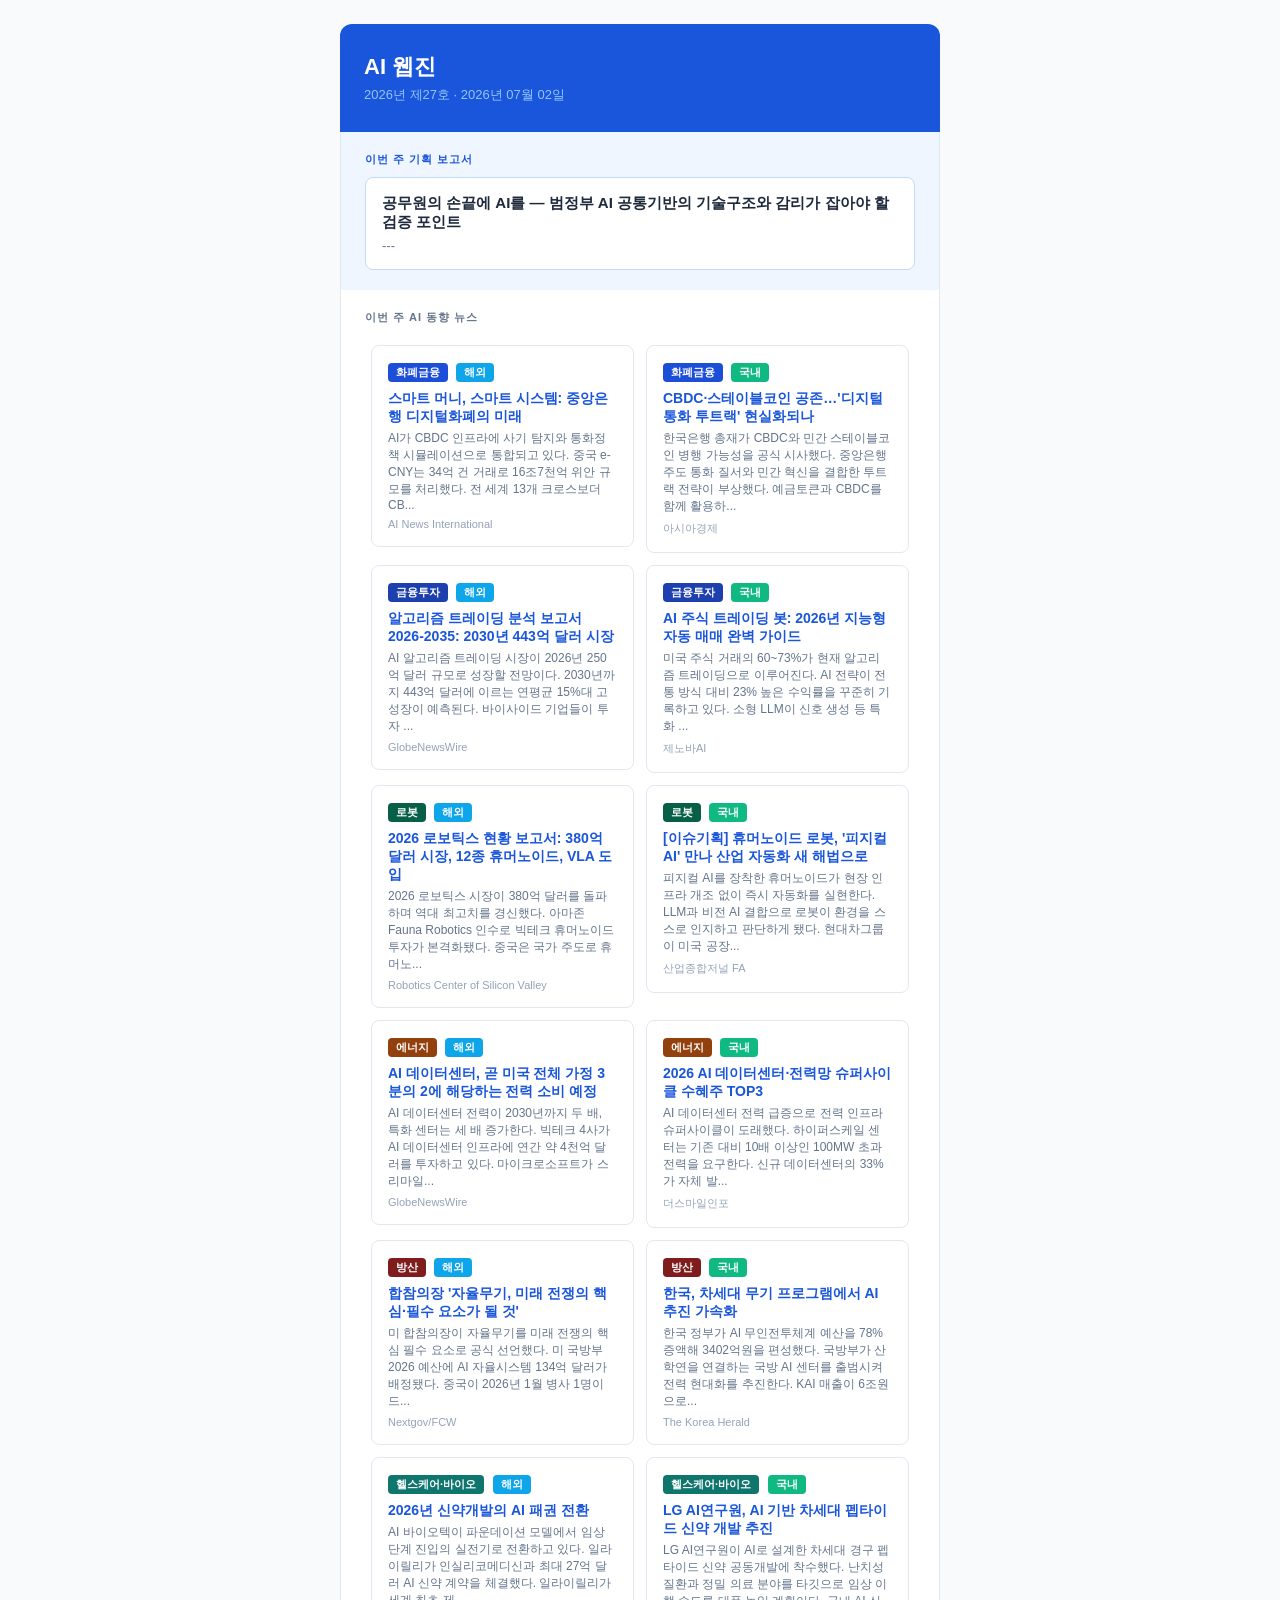
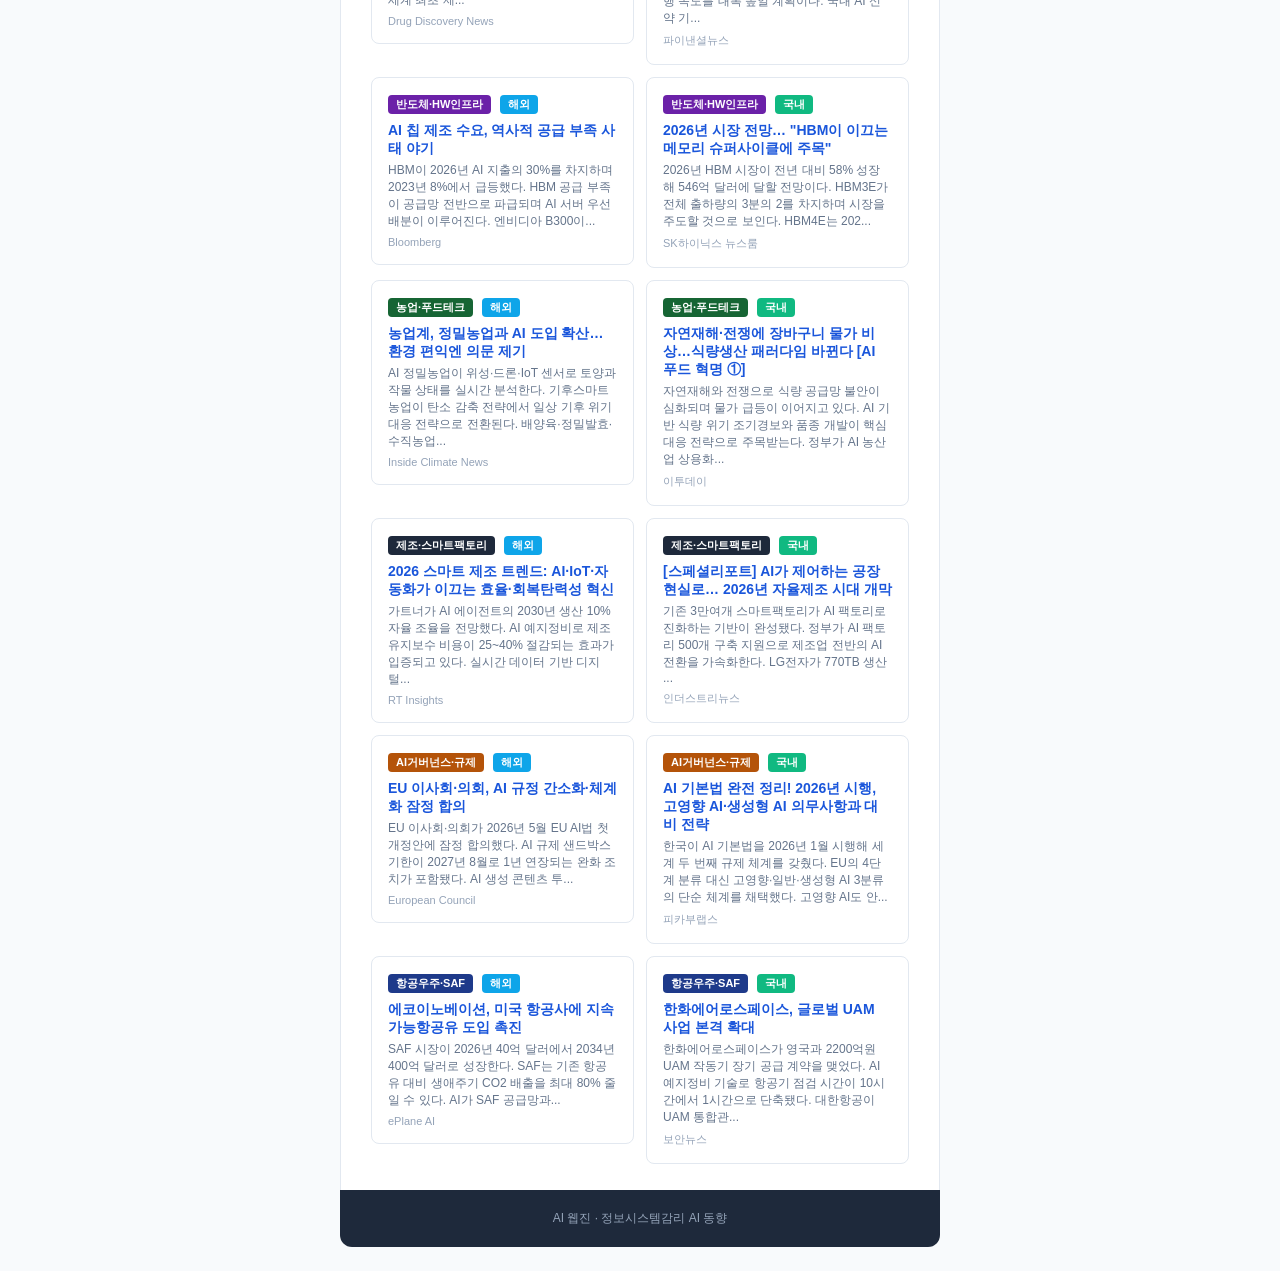
<file: data/weekly/2026-W27/draft-newsletter.html>
<!DOCTYPE html>
<html lang="ko">
<head><meta charset="UTF-8"><title>AI 웹진 2026년 제27호</title></head>
<body style="margin:0;padding:0;background:#F8FAFC;font-family:-apple-system,BlinkMacSystemFont,'Segoe UI',sans-serif">
<table width="100%" cellpadding="0" cellspacing="0">
  <tr><td align="center" style="padding:24px 16px">
    <table width="600" cellpadding="0" cellspacing="0" style="max-width:600px">
      <tr>
        <td style="background:#1A56DB;padding:28px 24px;border-radius:12px 12px 0 0">
          <div style="color:#fff;font-size:22px;font-weight:800">AI 웹진</div>
          <div style="color:#93C5FD;font-size:13px;margin-top:4px">2026년 제27호 · 2026년 07월 02일</div>
        </td>
      </tr>
      <tr>
        <td style="background:#EFF6FF;padding:20px 24px;border-left:1px solid #E2E8F0;border-right:1px solid #E2E8F0">
          <div style="font-size:11px;font-weight:700;color:#1A56DB;letter-spacing:1px;margin-bottom:10px">이번 주 기획 보고서</div>
          <div style="background:#fff;border:1px solid #BFDBFE;border-radius:8px;padding:16px">
            <div style="font-size:15px;font-weight:700;color:#1E293B;margin-bottom:6px">공무원의 손끝에 AI를 — 범정부 AI 공통기반의 기술구조와 감리가 잡아야 할 검증 포인트</div>
            <div style="font-size:13px;color:#64748B">---</div>
          </div>
        </td>
      </tr>
      <tr>
        <td style="background:#fff;padding:20px 24px;border-left:1px solid #E2E8F0;border-right:1px solid #E2E8F0">
          <div style="font-size:11px;font-weight:700;color:#64748B;letter-spacing:1px;margin-bottom:14px">이번 주 AI 동향 뉴스</div>
          <table width="100%" cellspacing="0">
            <tr>
          <td width="48%" style="vertical-align:top;padding:6px">
            <table width="100%" style="background:#fff;border:1px solid #E2E8F0;border-radius:8px">
              <tr><td style="padding:14px">
                <span style="display:inline-block;padding:2px 8px;border-radius:4px;background:#1D4ED8;color:#fff;font-size:11px;font-weight:600">화폐금융</span>
                <span style="display:inline-block;padding:2px 8px;border-radius:4px;background:#0EA5E9;color:#fff;font-size:11px;font-weight:600;margin-left:4px">해외</span>
                <div style="font-size:14px;font-weight:600;margin:8px 0 4px">
                  <a href="https://www.ainewsinternational.com/smart-money-smarter-systems-the-future-of-central-bank-digital-currencies/" style="color:#1A56DB;text-decoration:none">스마트 머니, 스마트 시스템: 중앙은행 디지털화폐의 미래</a>
                </div>
                <div style="font-size:12px;color:#64748B">AI가 CBDC 인프라에 사기 탐지와 통화정책 시뮬레이션으로 통합되고 있다. 중국 e-CNY는 34억 건 거래로 16조7천억 위안 규모를 처리했다. 전 세계 13개 크로스보더 CB...</div>
                <div style="font-size:11px;color:#94A3B8;margin-top:6px">AI News International</div>
              </td></tr>
            </table>
          </td>
          <td width="48%" style="vertical-align:top;padding:6px">
            <table width="100%" style="background:#fff;border:1px solid #E2E8F0;border-radius:8px">
              <tr><td style="padding:14px">
                <span style="display:inline-block;padding:2px 8px;border-radius:4px;background:#1D4ED8;color:#fff;font-size:11px;font-weight:600">화폐금융</span>
                <span style="display:inline-block;padding:2px 8px;border-radius:4px;background:#10B981;color:#fff;font-size:11px;font-weight:600;margin-left:4px">국내</span>
                <div style="font-size:14px;font-weight:600;margin:8px 0 4px">
                  <a href="https://www.asiae.co.kr/article/2026042015080453500" style="color:#1A56DB;text-decoration:none">CBDC·스테이블코인 공존…'디지털 통화 투트랙' 현실화되나</a>
                </div>
                <div style="font-size:12px;color:#64748B">한국은행 총재가 CBDC와 민간 스테이블코인 병행 가능성을 공식 시사했다. 중앙은행 주도 통화 질서와 민간 혁신을 결합한 투트랙 전략이 부상했다. 예금토큰과 CBDC를 함께 활용하...</div>
                <div style="font-size:11px;color:#94A3B8;margin-top:6px">아시아경제</div>
              </td></tr>
            </table>
          </td></tr><tr>
          <td width="48%" style="vertical-align:top;padding:6px">
            <table width="100%" style="background:#fff;border:1px solid #E2E8F0;border-radius:8px">
              <tr><td style="padding:14px">
                <span style="display:inline-block;padding:2px 8px;border-radius:4px;background:#1E40AF;color:#fff;font-size:11px;font-weight:600">금융투자</span>
                <span style="display:inline-block;padding:2px 8px;border-radius:4px;background:#0EA5E9;color:#fff;font-size:11px;font-weight:600;margin-left:4px">해외</span>
                <div style="font-size:14px;font-weight:600;margin:8px 0 4px">
                  <a href="https://www.globenewswire.com/news-release/2026/03/06/3250842/28124/en/Algorithmic-Trading-Analysis-Report-2026-2035-A-44-34-Billion-Market-by-2030-with-Virtu-Financial-Inc-IG-Group-Holdings-Plc-FXCM-Group-TradeStation-Leading.html" style="color:#1A56DB;text-decoration:none">알고리즘 트레이딩 분석 보고서 2026-2035: 2030년 443억 달러 시장</a>
                </div>
                <div style="font-size:12px;color:#64748B">AI 알고리즘 트레이딩 시장이 2026년 250억 달러 규모로 성장할 전망이다. 2030년까지 443억 달러에 이르는 연평균 15%대 고성장이 예측된다. 바이사이드 기업들이 투자 ...</div>
                <div style="font-size:11px;color:#94A3B8;margin-top:6px">GlobeNewsWire</div>
              </td></tr>
            </table>
          </td>
          <td width="48%" style="vertical-align:top;padding:6px">
            <table width="100%" style="background:#fff;border:1px solid #E2E8F0;border-radius:8px">
              <tr><td style="padding:14px">
                <span style="display:inline-block;padding:2px 8px;border-radius:4px;background:#1E40AF;color:#fff;font-size:11px;font-weight:600">금융투자</span>
                <span style="display:inline-block;padding:2px 8px;border-radius:4px;background:#10B981;color:#fff;font-size:11px;font-weight:600;margin-left:4px">국내</span>
                <div style="font-size:14px;font-weight:600;margin:8px 0 4px">
                  <a href="https://www.jenova.ai/ko/resources/ai-stock-trading-bot" style="color:#1A56DB;text-decoration:none">AI 주식 트레이딩 봇: 2026년 지능형 자동 매매 완벽 가이드</a>
                </div>
                <div style="font-size:12px;color:#64748B">미국 주식 거래의 60~73%가 현재 알고리즘 트레이딩으로 이루어진다. AI 전략이 전통 방식 대비 23% 높은 수익률을 꾸준히 기록하고 있다. 소형 LLM이 신호 생성 등 특화 ...</div>
                <div style="font-size:11px;color:#94A3B8;margin-top:6px">제노바AI</div>
              </td></tr>
            </table>
          </td></tr><tr>
          <td width="48%" style="vertical-align:top;padding:6px">
            <table width="100%" style="background:#fff;border:1px solid #E2E8F0;border-radius:8px">
              <tr><td style="padding:14px">
                <span style="display:inline-block;padding:2px 8px;border-radius:4px;background:#065F46;color:#fff;font-size:11px;font-weight:600">로봇</span>
                <span style="display:inline-block;padding:2px 8px;border-radius:4px;background:#0EA5E9;color:#fff;font-size:11px;font-weight:600;margin-left:4px">해외</span>
                <div style="font-size:14px;font-weight:600;margin:8px 0 4px">
                  <a href="https://www.roboticscenter.ai/state-of-robotics-2026" style="color:#1A56DB;text-decoration:none">2026 로보틱스 현황 보고서: 380억 달러 시장, 12종 휴머노이드, VLA 도입</a>
                </div>
                <div style="font-size:12px;color:#64748B">2026 로보틱스 시장이 380억 달러를 돌파하며 역대 최고치를 경신했다. 아마존 Fauna Robotics 인수로 빅테크 휴머노이드 투자가 본격화됐다. 중국은 국가 주도로 휴머노...</div>
                <div style="font-size:11px;color:#94A3B8;margin-top:6px">Robotics Center of Silicon Valley</div>
              </td></tr>
            </table>
          </td>
          <td width="48%" style="vertical-align:top;padding:6px">
            <table width="100%" style="background:#fff;border:1px solid #E2E8F0;border-radius:8px">
              <tr><td style="padding:14px">
                <span style="display:inline-block;padding:2px 8px;border-radius:4px;background:#065F46;color:#fff;font-size:11px;font-weight:600">로봇</span>
                <span style="display:inline-block;padding:2px 8px;border-radius:4px;background:#10B981;color:#fff;font-size:11px;font-weight:600;margin-left:4px">국내</span>
                <div style="font-size:14px;font-weight:600;margin:8px 0 4px">
                  <a href="https://industryjournal.co.kr/news/245200" style="color:#1A56DB;text-decoration:none">[이슈기획] 휴머노이드 로봇, '피지컬 AI' 만나 산업 자동화 새 해법으로</a>
                </div>
                <div style="font-size:12px;color:#64748B">피지컬 AI를 장착한 휴머노이드가 현장 인프라 개조 없이 즉시 자동화를 실현한다. LLM과 비전 AI 결합으로 로봇이 환경을 스스로 인지하고 판단하게 됐다. 현대차그룹이 미국 공장...</div>
                <div style="font-size:11px;color:#94A3B8;margin-top:6px">산업종합저널 FA</div>
              </td></tr>
            </table>
          </td></tr><tr>
          <td width="48%" style="vertical-align:top;padding:6px">
            <table width="100%" style="background:#fff;border:1px solid #E2E8F0;border-radius:8px">
              <tr><td style="padding:14px">
                <span style="display:inline-block;padding:2px 8px;border-radius:4px;background:#92400E;color:#fff;font-size:11px;font-weight:600">에너지</span>
                <span style="display:inline-block;padding:2px 8px;border-radius:4px;background:#0EA5E9;color:#fff;font-size:11px;font-weight:600;margin-left:4px">해외</span>
                <div style="font-size:14px;font-weight:600;margin:8px 0 4px">
                  <a href="https://www.globenewswire.com/news-release/2026/05/04/3287042/0/en/ai-data-centers-will-soon-consume-as-much-power-as-two-thirds-of-all-american-homes.html" style="color:#1A56DB;text-decoration:none">AI 데이터센터, 곧 미국 전체 가정 3분의 2에 해당하는 전력 소비 예정</a>
                </div>
                <div style="font-size:12px;color:#64748B">AI 데이터센터 전력이 2030년까지 두 배, 특화 센터는 세 배 증가한다. 빅테크 4사가 AI 데이터센터 인프라에 연간 약 4천억 달러를 투자하고 있다. 마이크로소프트가 스리마일...</div>
                <div style="font-size:11px;color:#94A3B8;margin-top:6px">GlobeNewsWire</div>
              </td></tr>
            </table>
          </td>
          <td width="48%" style="vertical-align:top;padding:6px">
            <table width="100%" style="background:#fff;border:1px solid #E2E8F0;border-radius:8px">
              <tr><td style="padding:14px">
                <span style="display:inline-block;padding:2px 8px;border-radius:4px;background:#92400E;color:#fff;font-size:11px;font-weight:600">에너지</span>
                <span style="display:inline-block;padding:2px 8px;border-radius:4px;background:#10B981;color:#fff;font-size:11px;font-weight:600;margin-left:4px">국내</span>
                <div style="font-size:14px;font-weight:600;margin:8px 0 4px">
                  <a href="https://finance.thesmileinfo.com/2026/06/Power-Infrastructure.html" style="color:#1A56DB;text-decoration:none">2026 AI 데이터센터·전력망 슈퍼사이클 수혜주 TOP3</a>
                </div>
                <div style="font-size:12px;color:#64748B">AI 데이터센터 전력 급증으로 전력 인프라 슈퍼사이클이 도래했다. 하이퍼스케일 센터는 기존 대비 10배 이상인 100MW 초과 전력을 요구한다. 신규 데이터센터의 33%가 자체 발...</div>
                <div style="font-size:11px;color:#94A3B8;margin-top:6px">더스마일인포</div>
              </td></tr>
            </table>
          </td></tr><tr>
          <td width="48%" style="vertical-align:top;padding:6px">
            <table width="100%" style="background:#fff;border:1px solid #E2E8F0;border-radius:8px">
              <tr><td style="padding:14px">
                <span style="display:inline-block;padding:2px 8px;border-radius:4px;background:#7F1D1D;color:#fff;font-size:11px;font-weight:600">방산</span>
                <span style="display:inline-block;padding:2px 8px;border-radius:4px;background:#0EA5E9;color:#fff;font-size:11px;font-weight:600;margin-left:4px">해외</span>
                <div style="font-size:14px;font-weight:600;margin:8px 0 4px">
                  <a href="https://www.nextgov.com/defense/2026/04/autonomous-weapons-will-be-key-and-essential-part-warfare-joint-chiefs-chair-says/413064/" style="color:#1A56DB;text-decoration:none">합참의장 '자율무기, 미래 전쟁의 핵심·필수 요소가 될 것'</a>
                </div>
                <div style="font-size:12px;color:#64748B">미 합참의장이 자율무기를 미래 전쟁의 핵심 필수 요소로 공식 선언했다. 미 국방부 2026 예산에 AI 자율시스템 134억 달러가 배정됐다. 중국이 2026년 1월 병사 1명이 드...</div>
                <div style="font-size:11px;color:#94A3B8;margin-top:6px">Nextgov/FCW</div>
              </td></tr>
            </table>
          </td>
          <td width="48%" style="vertical-align:top;padding:6px">
            <table width="100%" style="background:#fff;border:1px solid #E2E8F0;border-radius:8px">
              <tr><td style="padding:14px">
                <span style="display:inline-block;padding:2px 8px;border-radius:4px;background:#7F1D1D;color:#fff;font-size:11px;font-weight:600">방산</span>
                <span style="display:inline-block;padding:2px 8px;border-radius:4px;background:#10B981;color:#fff;font-size:11px;font-weight:600;margin-left:4px">국내</span>
                <div style="font-size:14px;font-weight:600;margin:8px 0 4px">
                  <a href="https://www.koreaherald.com/article/10602299" style="color:#1A56DB;text-decoration:none">한국, 차세대 무기 프로그램에서 AI 추진 가속화</a>
                </div>
                <div style="font-size:12px;color:#64748B">한국 정부가 AI 무인전투체계 예산을 78% 증액해 3402억원을 편성했다. 국방부가 산학연을 연결하는 국방 AI 센터를 출범시켜 전력 현대화를 추진한다. KAI 매출이 6조원으로...</div>
                <div style="font-size:11px;color:#94A3B8;margin-top:6px">The Korea Herald</div>
              </td></tr>
            </table>
          </td></tr><tr>
          <td width="48%" style="vertical-align:top;padding:6px">
            <table width="100%" style="background:#fff;border:1px solid #E2E8F0;border-radius:8px">
              <tr><td style="padding:14px">
                <span style="display:inline-block;padding:2px 8px;border-radius:4px;background:#0F766E;color:#fff;font-size:11px;font-weight:600">헬스케어·바이오</span>
                <span style="display:inline-block;padding:2px 8px;border-radius:4px;background:#0EA5E9;color:#fff;font-size:11px;font-weight:600;margin-left:4px">해외</span>
                <div style="font-size:14px;font-weight:600;margin:8px 0 4px">
                  <a href="https://www.drugdiscoverynews.com/the-2026-ai-power-shift-17020" style="color:#1A56DB;text-decoration:none">2026년 신약개발의 AI 패권 전환</a>
                </div>
                <div style="font-size:12px;color:#64748B">AI 바이오텍이 파운데이션 모델에서 임상 단계 진입의 실전기로 전환하고 있다. 일라이릴리가 인실리코메디신과 최대 27억 달러 AI 신약 계약을 체결했다. 일라이릴리가 세계 최초 제...</div>
                <div style="font-size:11px;color:#94A3B8;margin-top:6px">Drug Discovery News</div>
              </td></tr>
            </table>
          </td>
          <td width="48%" style="vertical-align:top;padding:6px">
            <table width="100%" style="background:#fff;border:1px solid #E2E8F0;border-radius:8px">
              <tr><td style="padding:14px">
                <span style="display:inline-block;padding:2px 8px;border-radius:4px;background:#0F766E;color:#fff;font-size:11px;font-weight:600">헬스케어·바이오</span>
                <span style="display:inline-block;padding:2px 8px;border-radius:4px;background:#10B981;color:#fff;font-size:11px;font-weight:600;margin-left:4px">국내</span>
                <div style="font-size:14px;font-weight:600;margin:8px 0 4px">
                  <a href="https://www.fnnews.com/news/202606171024338851" style="color:#1A56DB;text-decoration:none">LG AI연구원, AI 기반 차세대 펩타이드 신약 개발 추진</a>
                </div>
                <div style="font-size:12px;color:#64748B">LG AI연구원이 AI로 설계한 차세대 경구 펩타이드 신약 공동개발에 착수했다. 난치성 질환과 정밀 의료 분야를 타깃으로 임상 이행 속도를 대폭 높일 계획이다. 국내 AI 신약 기...</div>
                <div style="font-size:11px;color:#94A3B8;margin-top:6px">파이낸셜뉴스</div>
              </td></tr>
            </table>
          </td></tr><tr>
          <td width="48%" style="vertical-align:top;padding:6px">
            <table width="100%" style="background:#fff;border:1px solid #E2E8F0;border-radius:8px">
              <tr><td style="padding:14px">
                <span style="display:inline-block;padding:2px 8px;border-radius:4px;background:#6B21A8;color:#fff;font-size:11px;font-weight:600">반도체·HW인프라</span>
                <span style="display:inline-block;padding:2px 8px;border-radius:4px;background:#0EA5E9;color:#fff;font-size:11px;font-weight:600;margin-left:4px">해외</span>
                <div style="font-size:14px;font-weight:600;margin:8px 0 4px">
                  <a href="https://www.bloomberg.com/graphics/2026-ai-boom-memory-chip-shortage/" style="color:#1A56DB;text-decoration:none">AI 칩 제조 수요, 역사적 공급 부족 사태 야기</a>
                </div>
                <div style="font-size:12px;color:#64748B">HBM이 2026년 AI 지출의 30%를 차지하며 2023년 8%에서 급등했다. HBM 공급 부족이 공급망 전반으로 파급되며 AI 서버 우선 배분이 이루어진다. 엔비디아 B300이...</div>
                <div style="font-size:11px;color:#94A3B8;margin-top:6px">Bloomberg</div>
              </td></tr>
            </table>
          </td>
          <td width="48%" style="vertical-align:top;padding:6px">
            <table width="100%" style="background:#fff;border:1px solid #E2E8F0;border-radius:8px">
              <tr><td style="padding:14px">
                <span style="display:inline-block;padding:2px 8px;border-radius:4px;background:#6B21A8;color:#fff;font-size:11px;font-weight:600">반도체·HW인프라</span>
                <span style="display:inline-block;padding:2px 8px;border-radius:4px;background:#10B981;color:#fff;font-size:11px;font-weight:600;margin-left:4px">국내</span>
                <div style="font-size:14px;font-weight:600;margin:8px 0 4px">
                  <a href="https://news.skhynix.co.kr/2026-market-outlook/" style="color:#1A56DB;text-decoration:none">2026년 시장 전망… "HBM이 이끄는 메모리 슈퍼사이클에 주목"</a>
                </div>
                <div style="font-size:12px;color:#64748B">2026년 HBM 시장이 전년 대비 58% 성장해 546억 달러에 달할 전망이다. HBM3E가 전체 출하량의 3분의 2를 차지하며 시장을 주도할 것으로 보인다. HBM4E는 202...</div>
                <div style="font-size:11px;color:#94A3B8;margin-top:6px">SK하이닉스 뉴스룸</div>
              </td></tr>
            </table>
          </td></tr><tr>
          <td width="48%" style="vertical-align:top;padding:6px">
            <table width="100%" style="background:#fff;border:1px solid #E2E8F0;border-radius:8px">
              <tr><td style="padding:14px">
                <span style="display:inline-block;padding:2px 8px;border-radius:4px;background:#166534;color:#fff;font-size:11px;font-weight:600">농업·푸드테크</span>
                <span style="display:inline-block;padding:2px 8px;border-radius:4px;background:#0EA5E9;color:#fff;font-size:11px;font-weight:600;margin-left:4px">해외</span>
                <div style="font-size:14px;font-weight:600;margin:8px 0 4px">
                  <a href="https://insideclimatenews.org/news/28022026/precision-agriculture-and-ai/" style="color:#1A56DB;text-decoration:none">농업계, 정밀농업과 AI 도입 확산… 환경 편익엔 의문 제기</a>
                </div>
                <div style="font-size:12px;color:#64748B">AI 정밀농업이 위성·드론·IoT 센서로 토양과 작물 상태를 실시간 분석한다. 기후스마트농업이 탄소 감축 전략에서 일상 기후 위기 대응 전략으로 전환된다. 배양육·정밀발효·수직농업...</div>
                <div style="font-size:11px;color:#94A3B8;margin-top:6px">Inside Climate News</div>
              </td></tr>
            </table>
          </td>
          <td width="48%" style="vertical-align:top;padding:6px">
            <table width="100%" style="background:#fff;border:1px solid #E2E8F0;border-radius:8px">
              <tr><td style="padding:14px">
                <span style="display:inline-block;padding:2px 8px;border-radius:4px;background:#166534;color:#fff;font-size:11px;font-weight:600">농업·푸드테크</span>
                <span style="display:inline-block;padding:2px 8px;border-radius:4px;background:#10B981;color:#fff;font-size:11px;font-weight:600;margin-left:4px">국내</span>
                <div style="font-size:14px;font-weight:600;margin:8px 0 4px">
                  <a href="https://www.etoday.co.kr/news/view/2595117" style="color:#1A56DB;text-decoration:none">자연재해·전쟁에 장바구니 물가 비상…식량생산 패러다임 바뀐다 [AI 푸드 혁명 ①]</a>
                </div>
                <div style="font-size:12px;color:#64748B">자연재해와 전쟁으로 식량 공급망 불안이 심화되며 물가 급등이 이어지고 있다. AI 기반 식량 위기 조기경보와 품종 개발이 핵심 대응 전략으로 주목받는다. 정부가 AI 농산업 상용화...</div>
                <div style="font-size:11px;color:#94A3B8;margin-top:6px">이투데이</div>
              </td></tr>
            </table>
          </td></tr><tr>
          <td width="48%" style="vertical-align:top;padding:6px">
            <table width="100%" style="background:#fff;border:1px solid #E2E8F0;border-radius:8px">
              <tr><td style="padding:14px">
                <span style="display:inline-block;padding:2px 8px;border-radius:4px;background:#1E293B;color:#fff;font-size:11px;font-weight:600">제조·스마트팩토리</span>
                <span style="display:inline-block;padding:2px 8px;border-radius:4px;background:#0EA5E9;color:#fff;font-size:11px;font-weight:600;margin-left:4px">해외</span>
                <div style="font-size:14px;font-weight:600;margin:8px 0 4px">
                  <a href="https://www.rtinsights.com/smart-manufacturing-trends-2026-how-ai-iot-and-automation-are-driving-efficiency-and-resilience/" style="color:#1A56DB;text-decoration:none">2026 스마트 제조 트렌드: AI·IoT·자동화가 이끄는 효율·회복탄력성 혁신</a>
                </div>
                <div style="font-size:12px;color:#64748B">가트너가 AI 에이전트의 2030년 생산 10% 자율 조율을 전망했다. AI 예지정비로 제조 유지보수 비용이 25~40% 절감되는 효과가 입증되고 있다. 실시간 데이터 기반 디지털...</div>
                <div style="font-size:11px;color:#94A3B8;margin-top:6px">RT Insights</div>
              </td></tr>
            </table>
          </td>
          <td width="48%" style="vertical-align:top;padding:6px">
            <table width="100%" style="background:#fff;border:1px solid #E2E8F0;border-radius:8px">
              <tr><td style="padding:14px">
                <span style="display:inline-block;padding:2px 8px;border-radius:4px;background:#1E293B;color:#fff;font-size:11px;font-weight:600">제조·스마트팩토리</span>
                <span style="display:inline-block;padding:2px 8px;border-radius:4px;background:#10B981;color:#fff;font-size:11px;font-weight:600;margin-left:4px">국내</span>
                <div style="font-size:14px;font-weight:600;margin:8px 0 4px">
                  <a href="https://www.industrynews.co.kr/news/articleView.html?idxno=77059" style="color:#1A56DB;text-decoration:none">[스페셜리포트] AI가 제어하는 공장 현실로… 2026년 자율제조 시대 개막</a>
                </div>
                <div style="font-size:12px;color:#64748B">기존 3만여개 스마트팩토리가 AI 팩토리로 진화하는 기반이 완성됐다. 정부가 AI 팩토리 500개 구축 지원으로 제조업 전반의 AI 전환을 가속화한다. LG전자가 770TB 생산 ...</div>
                <div style="font-size:11px;color:#94A3B8;margin-top:6px">인더스트리뉴스</div>
              </td></tr>
            </table>
          </td></tr><tr>
          <td width="48%" style="vertical-align:top;padding:6px">
            <table width="100%" style="background:#fff;border:1px solid #E2E8F0;border-radius:8px">
              <tr><td style="padding:14px">
                <span style="display:inline-block;padding:2px 8px;border-radius:4px;background:#B45309;color:#fff;font-size:11px;font-weight:600">AI거버넌스·규제</span>
                <span style="display:inline-block;padding:2px 8px;border-radius:4px;background:#0EA5E9;color:#fff;font-size:11px;font-weight:600;margin-left:4px">해외</span>
                <div style="font-size:14px;font-weight:600;margin:8px 0 4px">
                  <a href="https://www.consilium.europa.eu/en/press/press-releases/2026/05/07/artificial-intelligence-council-and-parliament-agree-to-simplify-and-streamline-rules/" style="color:#1A56DB;text-decoration:none">EU 이사회·의회, AI 규정 간소화·체계화 잠정 합의</a>
                </div>
                <div style="font-size:12px;color:#64748B">EU 이사회·의회가 2026년 5월 EU AI법 첫 개정안에 잠정 합의했다. AI 규제 샌드박스 기한이 2027년 8월로 1년 연장되는 완화 조치가 포함됐다. AI 생성 콘텐츠 투...</div>
                <div style="font-size:11px;color:#94A3B8;margin-top:6px">European Council</div>
              </td></tr>
            </table>
          </td>
          <td width="48%" style="vertical-align:top;padding:6px">
            <table width="100%" style="background:#fff;border:1px solid #E2E8F0;border-radius:8px">
              <tr><td style="padding:14px">
                <span style="display:inline-block;padding:2px 8px;border-radius:4px;background:#B45309;color:#fff;font-size:11px;font-weight:600">AI거버넌스·규제</span>
                <span style="display:inline-block;padding:2px 8px;border-radius:4px;background:#10B981;color:#fff;font-size:11px;font-weight:600;margin-left:4px">국내</span>
                <div style="font-size:14px;font-weight:600;margin:8px 0 4px">
                  <a href="https://peekaboolabs.ai/blog/ai-basic-law-guide" style="color:#1A56DB;text-decoration:none">AI 기본법 완전 정리! 2026년 시행, 고영향 AI·생성형 AI 의무사항과 대비 전략</a>
                </div>
                <div style="font-size:12px;color:#64748B">한국이 AI 기본법을 2026년 1월 시행해 세계 두 번째 규제 체계를 갖췄다. EU의 4단계 분류 대신 고영향·일반·생성형 AI 3분류의 단순 체계를 채택했다. 고영향 AI도 안...</div>
                <div style="font-size:11px;color:#94A3B8;margin-top:6px">피카부랩스</div>
              </td></tr>
            </table>
          </td></tr><tr>
          <td width="48%" style="vertical-align:top;padding:6px">
            <table width="100%" style="background:#fff;border:1px solid #E2E8F0;border-radius:8px">
              <tr><td style="padding:14px">
                <span style="display:inline-block;padding:2px 8px;border-radius:4px;background:#1E3A8A;color:#fff;font-size:11px;font-weight:600">항공우주·SAF</span>
                <span style="display:inline-block;padding:2px 8px;border-radius:4px;background:#0EA5E9;color:#fff;font-size:11px;font-weight:600;margin-left:4px">해외</span>
                <div style="font-size:14px;font-weight:600;margin:8px 0 4px">
                  <a href="https://www.eplaneai.com/news/eco-innovation-promotes-sustainable-aviation-fuel-to-us-airlines" style="color:#1A56DB;text-decoration:none">에코이노베이션, 미국 항공사에 지속가능항공유 도입 촉진</a>
                </div>
                <div style="font-size:12px;color:#64748B">SAF 시장이 2026년 40억 달러에서 2034년 400억 달러로 성장한다. SAF는 기존 항공유 대비 생애주기 CO2 배출을 최대 80% 줄일 수 있다. AI가 SAF 공급망과...</div>
                <div style="font-size:11px;color:#94A3B8;margin-top:6px">ePlane AI</div>
              </td></tr>
            </table>
          </td>
          <td width="48%" style="vertical-align:top;padding:6px">
            <table width="100%" style="background:#fff;border:1px solid #E2E8F0;border-radius:8px">
              <tr><td style="padding:14px">
                <span style="display:inline-block;padding:2px 8px;border-radius:4px;background:#1E3A8A;color:#fff;font-size:11px;font-weight:600">항공우주·SAF</span>
                <span style="display:inline-block;padding:2px 8px;border-radius:4px;background:#10B981;color:#fff;font-size:11px;font-weight:600;margin-left:4px">국내</span>
                <div style="font-size:14px;font-weight:600;margin:8px 0 4px">
                  <a href="https://m.boannews.com/html/detail.html?idx=109272" style="color:#1A56DB;text-decoration:none">한화에어로스페이스, 글로벌 UAM 사업 본격 확대</a>
                </div>
                <div style="font-size:12px;color:#64748B">한화에어로스페이스가 영국과 2200억원 UAM 작동기 장기 공급 계약을 맺었다. AI 예지정비 기술로 항공기 점검 시간이 10시간에서 1시간으로 단축됐다. 대한항공이 UAM 통합관...</div>
                <div style="font-size:11px;color:#94A3B8;margin-top:6px">보안뉴스</div>
              </td></tr>
            </table>
          </td></tr>
          </table>
        </td>
      </tr>
      <tr>
        <td style="background:#1E293B;padding:20px 24px;border-radius:0 0 12px 12px;text-align:center">
          <p style="color:#94A3B8;font-size:12px;margin:0">
            AI 웹진 · 정보시스템감리 AI 동향
          </p>
        </td>
      </tr>
    </table>
  </td></tr>
</table>
</body>
</html>
</file>
<file: assets/css/webzine.css>
/* AI 웹진 — 메인 스타일시트
 * 참고: https://webzine.nrf.re.kr/magazine/2503/index.php
 */

*, *::before, *::after { box-sizing: border-box; margin: 0; padding: 0; }

:root {
  --color-primary:      #1A56DB;
  --color-primary-dark: #1239A6;
  --color-accent:       #0EA5E9;
  --color-bg:           #F8FAFC;
  --color-surface:      #FFFFFF;
  --color-text:         #1E293B;
  --color-text-muted:   #64748B;
  --color-border:       #E2E8F0;
  --radius-card:        12px;
  --shadow-card:        0 1px 3px rgba(0,0,0,.08), 0 4px 12px rgba(0,0,0,.04);
  --shadow-hover:       0 4px 16px rgba(0,0,0,.12);
}

body {
  font-family: 'Pretendard', 'Apple SD Gothic Neo', -apple-system, BlinkMacSystemFont, 'Segoe UI', sans-serif;
  background: var(--color-bg);
  color: var(--color-text);
  line-height: 1.7;
  font-size: 16px;
}

.container {
  max-width: 1200px;
  margin: 0 auto;
  padding: 0 24px;
}

/* ─── 헤더 ─────────────────────────────────── */
.site-header {
  background: linear-gradient(135deg, var(--color-primary), var(--color-primary-dark));
  padding: 24px 0;
  color: #fff;
}
.header-inner {
  display: flex;
  align-items: center;
  justify-content: space-between;
}
.logo-text {
  font-size: 28px;
  font-weight: 800;
  letter-spacing: -0.5px;
}
.logo-subtitle {
  display: block;
  font-size: 13px;
  color: #93C5FD;
  margin-top: 2px;
}
.issue-badge {
  background: rgba(255,255,255,.2);
  border: 1px solid rgba(255,255,255,.4);
  border-radius: 20px;
  padding: 4px 14px;
  font-size: 14px;
  font-weight: 600;
}
.pub-date {
  font-size: 14px;
  color: #BFDBFE;
  margin-left: 12px;
}

/* ─── 섹션 공통 ────────────────────────────── */
main { padding: 40px 0 64px; }
section + section { margin-top: 48px; }
.section-label {
  font-size: 12px;
  font-weight: 700;
  color: var(--color-primary);
  text-transform: uppercase;
  letter-spacing: 1.5px;
  margin-bottom: 16px;
}

/* ─── 기획 보고서 카드 ──────────────────────── */
.report-card {
  background: var(--color-surface);
  border: 1px solid var(--color-border);
  border-radius: var(--radius-card);
  padding: 28px;
  box-shadow: var(--shadow-card);
}
.report-title {
  font-size: 22px;
  font-weight: 700;
  color: var(--color-text);
  margin-bottom: 16px;
}
details summary {
  cursor: pointer;
  font-size: 14px;
  color: var(--color-primary);
  font-weight: 600;
  user-select: none;
  padding: 8px 0;
}
details[open] summary { margin-bottom: 16px; }
.report-body {
  font-size: 15px;
  line-height: 1.8;
  color: var(--color-text);
}
.report-body h2 {
  font-size: 18px;
  font-weight: 700;
  margin: 24px 0 8px;
  color: var(--color-primary-dark);
  border-left: 4px solid var(--color-primary);
  padding-left: 12px;
}
.report-body h3 {
  font-size: 16px;
  font-weight: 600;
  margin: 16px 0 6px;
}
.report-body p { margin-bottom: 10px; }
.report-body li { margin-left: 20px; margin-bottom: 4px; }

/* ─── 뉴스 카드 그리드 ─────────────────────── */
.articles-grid {
  display: grid;
  grid-template-columns: repeat(3, 1fr);
  gap: 20px;
}
@media (max-width: 900px) { .articles-grid { grid-template-columns: repeat(2, 1fr); } }
@media (max-width: 600px) { .articles-grid { grid-template-columns: 1fr; } }

.article-card {
  background: var(--color-surface);
  border: 1px solid var(--color-border);
  border-radius: var(--radius-card);
  padding: 20px;
  box-shadow: var(--shadow-card);
  transition: box-shadow .2s, transform .2s;
  display: flex;
  flex-direction: column;
}
.article-card:hover {
  box-shadow: var(--shadow-hover);
  transform: translateY(-2px);
}
.topic-tag {
  display: inline-block;
  color: #fff;
  font-size: 11px;
  font-weight: 700;
  padding: 3px 10px;
  border-radius: 20px;
  margin-bottom: 10px;
  letter-spacing: 0.3px;
}
.article-title {
  font-size: 15px;
  font-weight: 600;
  margin-bottom: 8px;
  flex: 1;
}
.article-title a {
  color: var(--color-text);
  text-decoration: none;
}
.article-title a:hover { color: var(--color-primary); }
.article-summary {
  font-size: 13px;
  color: var(--color-text-muted);
  line-height: 1.5;
  margin-bottom: 12px;
  flex: 1;
}
.article-meta {
  display: flex;
  justify-content: space-between;
  font-size: 12px;
  color: #94A3B8;
  border-top: 1px solid var(--color-border);
  padding-top: 10px;
  margin-top: auto;
}

/* ─── 푸터 ─────────────────────────────────── */
.site-footer {
  background: #1E293B;
  color: #94A3B8;
  text-align: center;
  padding: 32px 0;
  font-size: 13px;
}
.site-footer a { color: #60A5FA; text-decoration: none; }
.site-footer p + p { margin-top: 8px; }
</file>
<file: site/assets/css/webzine.css>
/* AI 웹진 — 메인 스타일시트
 * 참고: https://webzine.nrf.re.kr/magazine/2503/index.php
 */

*, *::before, *::after { box-sizing: border-box; margin: 0; padding: 0; }

:root {
  --color-primary:      #1A56DB;
  --color-primary-dark: #1239A6;
  --color-accent:       #0EA5E9;
  --color-bg:           #F8FAFC;
  --color-surface:      #FFFFFF;
  --color-text:         #1E293B;
  --color-text-muted:   #64748B;
  --color-border:       #E2E8F0;
  --radius-card:        12px;
  --shadow-card:        0 1px 3px rgba(0,0,0,.08), 0 4px 12px rgba(0,0,0,.04);
  --shadow-hover:       0 4px 16px rgba(0,0,0,.12);
}

body {
  font-family: 'Pretendard', 'Apple SD Gothic Neo', -apple-system, BlinkMacSystemFont, 'Segoe UI', sans-serif;
  background: var(--color-bg);
  color: var(--color-text);
  line-height: 1.7;
  font-size: 16px;
}

.container {
  max-width: 1200px;
  margin: 0 auto;
  padding: 0 24px;
}

/* ─── 헤더 ─────────────────────────────────── */
.site-header {
  background: linear-gradient(135deg, var(--color-primary), var(--color-primary-dark));
  padding: 24px 0;
  color: #fff;
}
.header-inner {
  display: flex;
  align-items: center;
  justify-content: space-between;
}
.logo-text {
  font-size: 28px;
  font-weight: 800;
  letter-spacing: -0.5px;
}
.logo-subtitle {
  display: block;
  font-size: 13px;
  color: #93C5FD;
  margin-top: 2px;
}
.issue-badge {
  background: rgba(255,255,255,.2);
  border: 1px solid rgba(255,255,255,.4);
  border-radius: 20px;
  padding: 4px 14px;
  font-size: 14px;
  font-weight: 600;
}
.pub-date {
  font-size: 14px;
  color: #BFDBFE;
  margin-left: 12px;
}

/* ─── 섹션 공통 ────────────────────────────── */
main { padding: 40px 0 64px; }
section + section { margin-top: 48px; }
.section-label {
  font-size: 12px;
  font-weight: 700;
  color: var(--color-primary);
  text-transform: uppercase;
  letter-spacing: 1.5px;
  margin-bottom: 16px;
}

/* ─── 기획 보고서 카드 ──────────────────────── */
.report-card {
  background: var(--color-surface);
  border: 1px solid var(--color-border);
  border-radius: var(--radius-card);
  padding: 28px;
  box-shadow: var(--shadow-card);
}
.report-title {
  font-size: 22px;
  font-weight: 700;
  color: var(--color-text);
  margin-bottom: 16px;
}
details summary {
  cursor: pointer;
  font-size: 14px;
  color: var(--color-primary);
  font-weight: 600;
  user-select: none;
  padding: 8px 0;
}
details[open] summary { margin-bottom: 16px; }
.report-body {
  font-size: 15px;
  line-height: 1.8;
  color: var(--color-text);
}
.report-body h2 {
  font-size: 18px;
  font-weight: 700;
  margin: 24px 0 8px;
  color: var(--color-primary-dark);
  border-left: 4px solid var(--color-primary);
  padding-left: 12px;
}
.report-body h3 {
  font-size: 16px;
  font-weight: 600;
  margin: 16px 0 6px;
}
.report-body p { margin-bottom: 10px; }
.report-body li { margin-left: 20px; margin-bottom: 4px; }

/* ─── 뉴스 카드 그리드 ─────────────────────── */
.articles-grid {
  display: grid;
  grid-template-columns: repeat(3, 1fr);
  gap: 20px;
}
@media (max-width: 900px) { .articles-grid { grid-template-columns: repeat(2, 1fr); } }
@media (max-width: 600px) { .articles-grid { grid-template-columns: 1fr; } }

.article-card {
  background: var(--color-surface);
  border: 1px solid var(--color-border);
  border-radius: var(--radius-card);
  padding: 20px;
  box-shadow: var(--shadow-card);
  transition: box-shadow .2s, transform .2s;
  display: flex;
  flex-direction: column;
}
.article-card:hover {
  box-shadow: var(--shadow-hover);
  transform: translateY(-2px);
}
.topic-tag {
  display: inline-block;
  color: #fff;
  font-size: 11px;
  font-weight: 700;
  padding: 3px 10px;
  border-radius: 20px;
  margin-bottom: 10px;
  letter-spacing: 0.3px;
}
.article-title {
  font-size: 15px;
  font-weight: 600;
  margin-bottom: 8px;
  flex: 1;
}
.article-title a {
  color: var(--color-text);
  text-decoration: none;
}
.article-title a:hover { color: var(--color-primary); }
.article-summary {
  font-size: 13px;
  color: var(--color-text-muted);
  line-height: 1.5;
  margin-bottom: 12px;
  flex: 1;
}
.article-meta {
  display: flex;
  justify-content: space-between;
  font-size: 12px;
  color: #94A3B8;
  border-top: 1px solid var(--color-border);
  padding-top: 10px;
  margin-top: auto;
}

/* ─── 푸터 ─────────────────────────────────── */
.site-footer {
  background: #1E293B;
  color: #94A3B8;
  text-align: center;
  padding: 32px 0;
  font-size: 13px;
}
.site-footer a { color: #60A5FA; text-decoration: none; }
.site-footer p + p { margin-top: 8px; }
</file>
